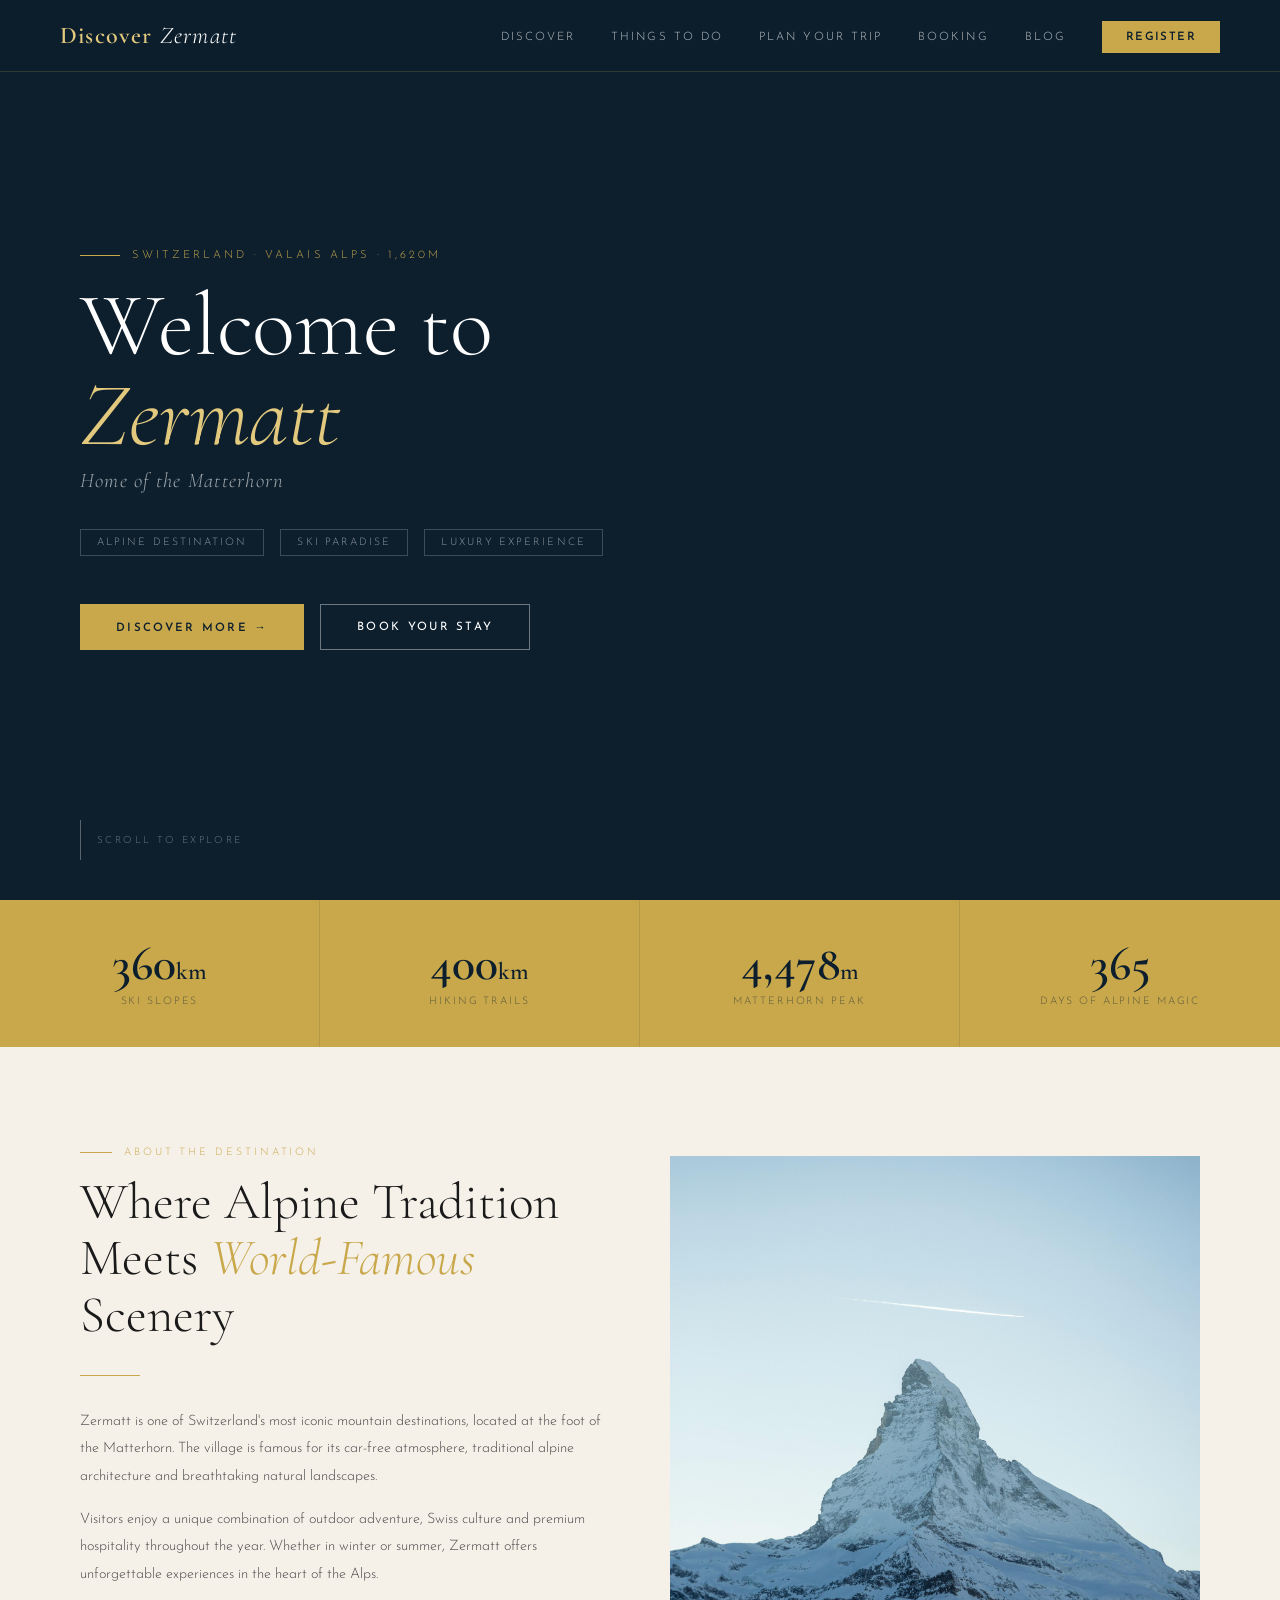
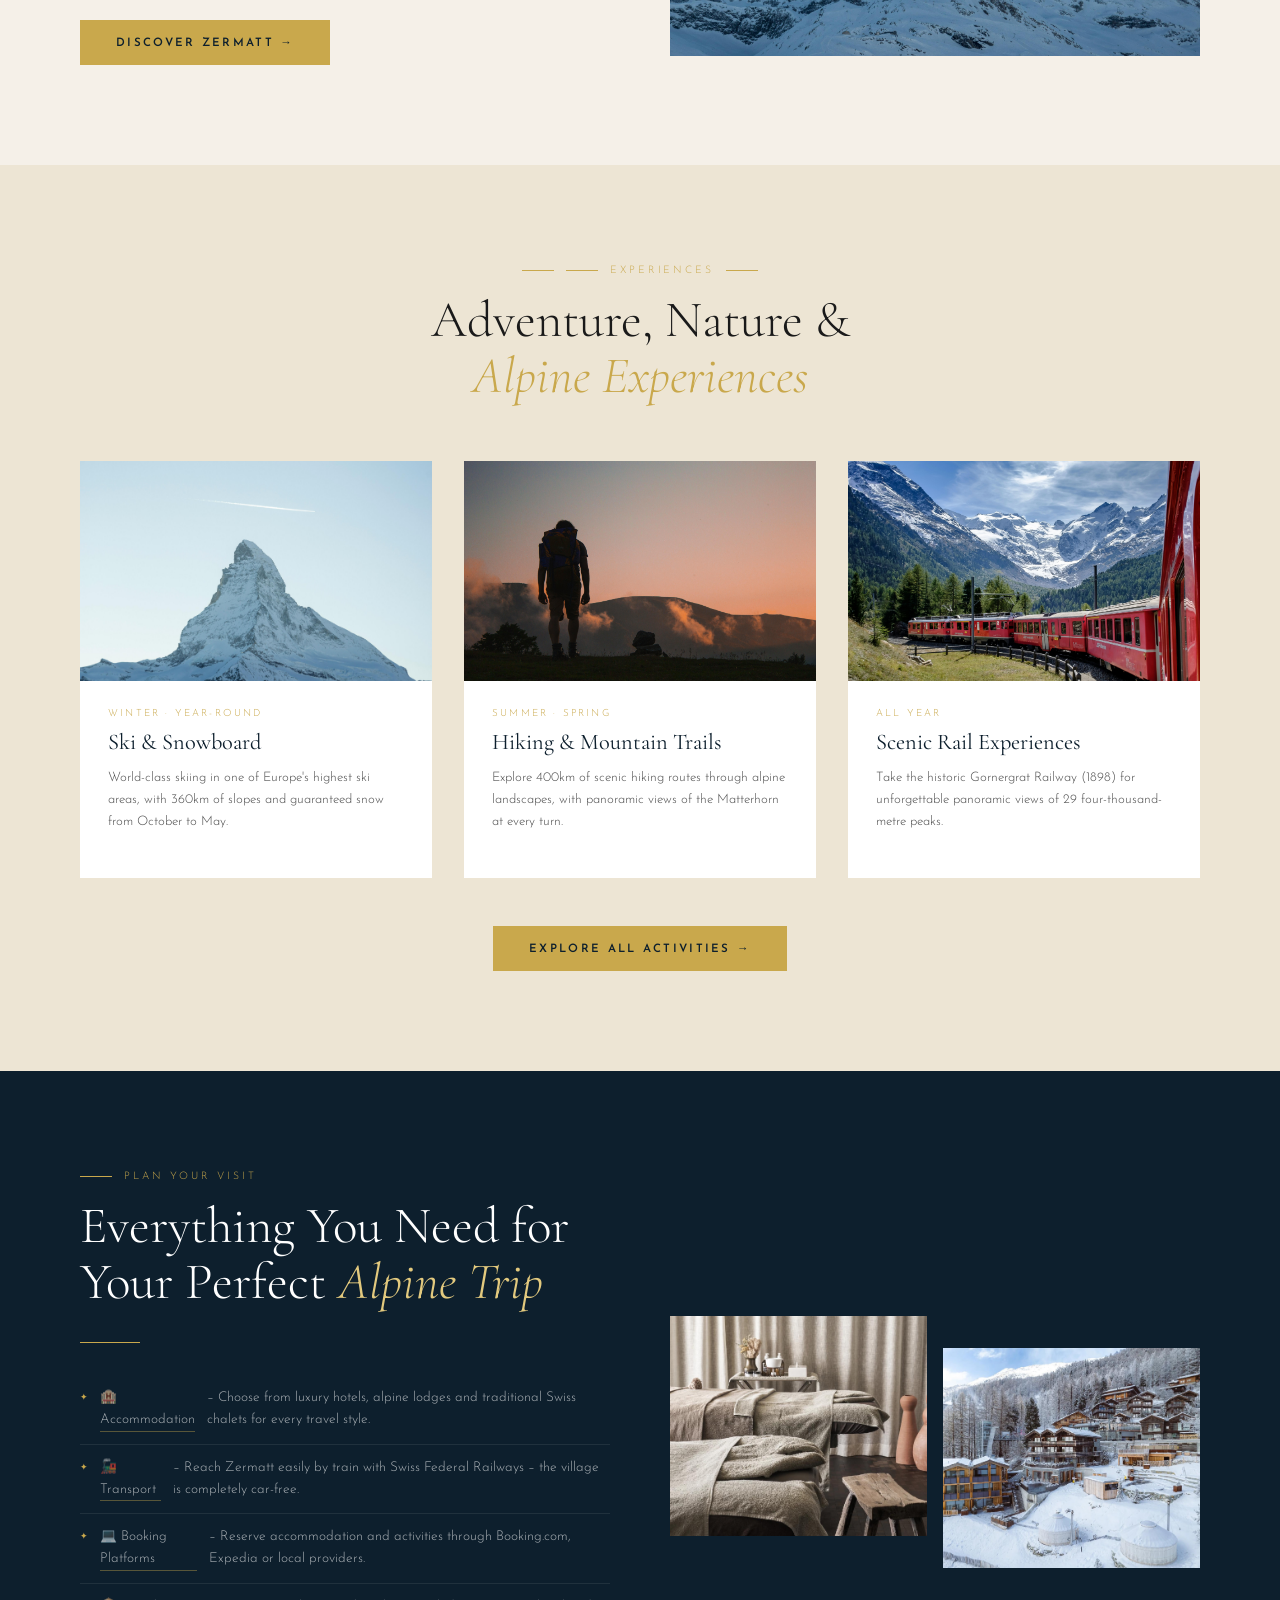
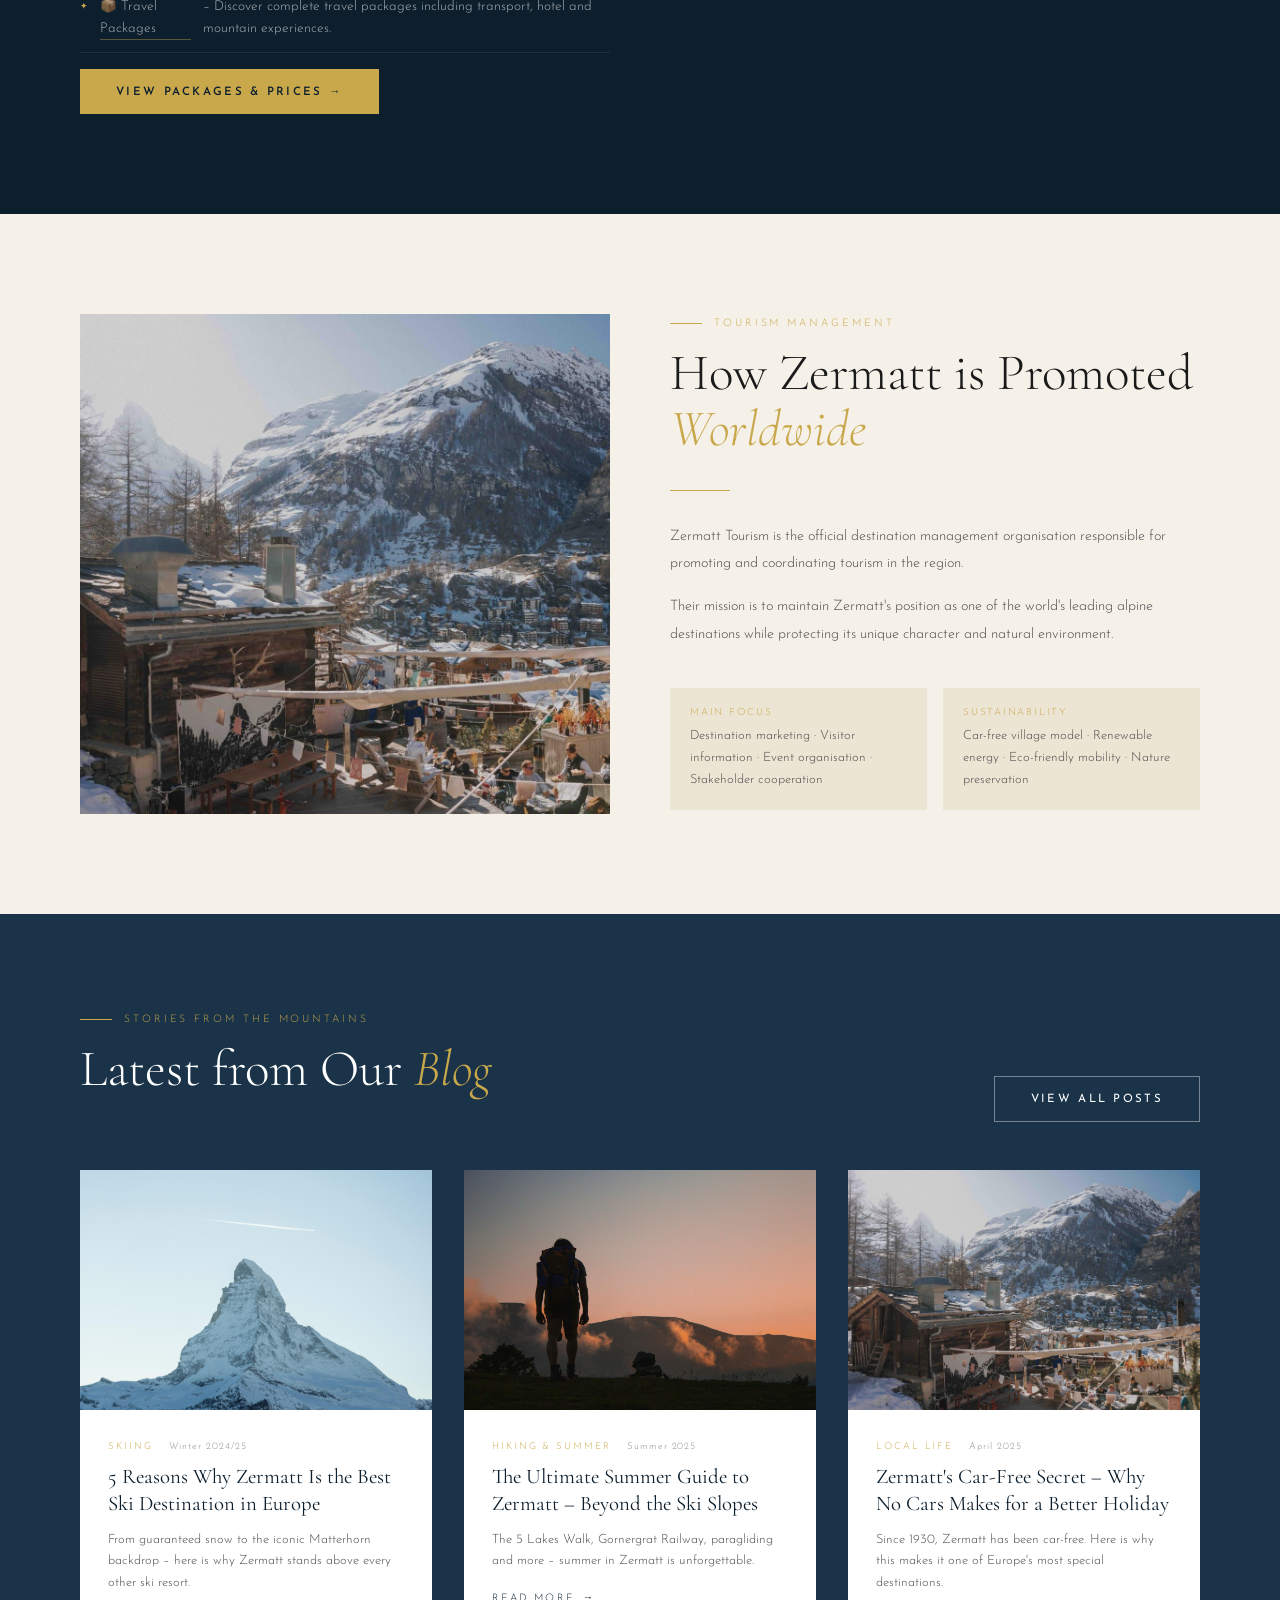
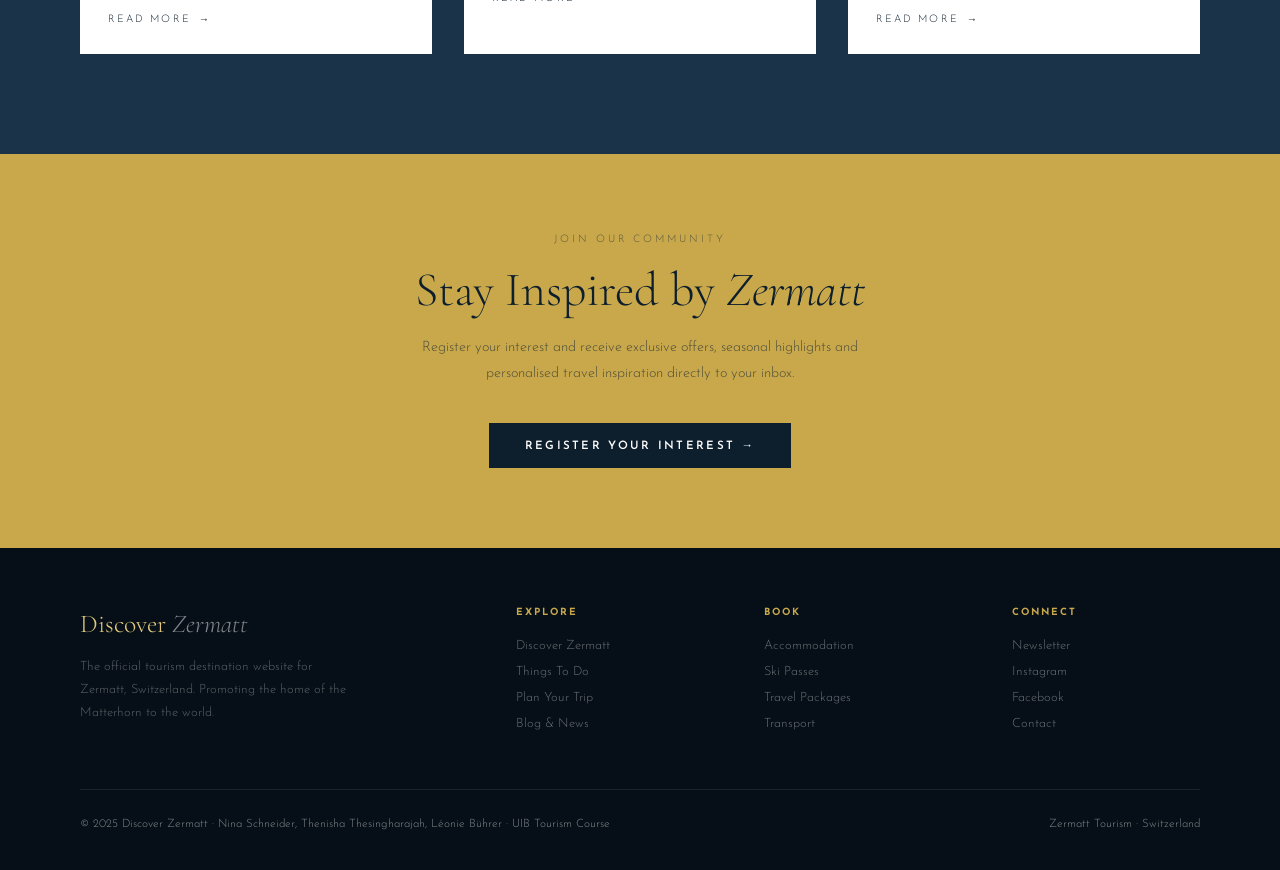
<file: index.html>
<!DOCTYPE html>
<html lang="en">
<head>
<meta charset="UTF-8">
<meta name="viewport" content="width=device-width, initial-scale=1.0">
<title>Discover Zermatt – Home of the Matterhorn</title>
<meta name="description" content="Discover Zermatt – Switzerland's most iconic alpine destination. Plan your perfect mountain escape with world-class skiing, hiking, luxury hotels and breathtaking Matterhorn views.">
<link rel="stylesheet" href="style.css">
</head>
<body>

<nav>
  <a href="index.html" class="nav-logo">Discover <span>Zermatt</span></a>
  <ul class="nav-links">
    <li><a href="discover.html">Discover</a></li>
    <li><a href="things-to-do.html">Things To Do</a></li>
    <li><a href="plan.html">Plan Your Trip</a></li>
    <li><a href="booking.html">Booking</a></li>
    <li><a href="blog.html">Blog</a></li>
    <li><a href="register.html" class="nav-cta">Register</a></li>
  </ul>
</nav>

<!-- HERO -->
<section class="hero">
  <div class="hero-bg"></div>
  <div class="hero-overlay"></div>
  <div class="hero-content">
    <div class="hero-label">Switzerland · Valais Alps · 1,620m</div>
    <h1>Welcome to<br><em>Zermatt</em></h1>
    <p class="hero-sub">Home of the Matterhorn</p>
    <div class="hero-tags">
      <span class="hero-tag">Alpine Destination</span>
      <span class="hero-tag">Ski Paradise</span>
      <span class="hero-tag">Luxury Experience</span>
    </div>
    <div style="display:flex;gap:16px;flex-wrap:wrap;">
      <a href="discover.html" class="btn-primary">Discover More →</a>
      <a href="booking.html" class="btn-secondary">Book Your Stay</a>
    </div>
  </div>
  <div class="hero-scroll">
    <div class="scroll-line"></div>
    Scroll to explore
  </div>
</section>

<!-- STATS -->
<div class="stats-bar">
  <div class="stat">
    <div class="stat-number">360<span style="font-size:1.5rem">km</span></div>
    <div class="stat-label">Ski Slopes</div>
  </div>
  <div class="stat">
    <div class="stat-number">400<span style="font-size:1.5rem">km</span></div>
    <div class="stat-label">Hiking Trails</div>
  </div>
  <div class="stat">
    <div class="stat-number">4,478<span style="font-size:1.5rem">m</span></div>
    <div class="stat-label">Matterhorn Peak</div>
  </div>
  <div class="stat">
    <div class="stat-number">365</div>
    <div class="stat-label">Days of Alpine Magic</div>
  </div>
</div>

<!-- INTRO -->
<section class="section section-cream">
  <div class="grid-2">
    <div>
      <div class="section-label">About the Destination</div>
      <h2>Where Alpine Tradition Meets <em>World-Famous</em> Scenery</h2>
      <div class="gold-divider"></div>
      <p>Zermatt is one of Switzerland's most iconic mountain destinations, located at the foot of the Matterhorn. The village is famous for its car-free atmosphere, traditional alpine architecture and breathtaking natural landscapes.</p>
      <p>Visitors enjoy a unique combination of outdoor adventure, Swiss culture and premium hospitality throughout the year. Whether in winter or summer, Zermatt offers unforgettable experiences in the heart of the Alps.</p>
      <br>
      <a href="discover.html" class="btn-primary">Discover Zermatt →</a>
    </div>
    <div class="img-frame">
      <img src="images/matterhorn-winter.jpeg" alt="Matterhorn Zermatt Switzerland">
    </div>
  </div>
</section>

<!-- THINGS TO DO -->
<section class="section section-cream-dark">
  <div style="text-align:center;margin-bottom:56px;">
    <div class="section-label" style="justify-content:center;">
      <span style="display:block;width:32px;height:1px;background:var(--gold);"></span>
      Experiences
      <span style="display:block;width:32px;height:1px;background:var(--gold);"></span>
    </div>
    <h2 style="text-align:center;">Adventure, Nature &<br><em>Alpine Experiences</em></h2>
  </div>
  <div class="grid-3">
    <div class="card">
      <img class="card-img" src="images/matterhorn-winter.jpeg" alt="Skiing Zermatt Matterhorn">
      <div class="card-body">
        <div class="card-label">Winter · Year-Round</div>
        <h3>Ski & Snowboard</h3>
        <p>World-class skiing in one of Europe's highest ski areas, with 360km of slopes and guaranteed snow from October to May.</p>
      </div>
    </div>
    <div class="card">
      <img class="card-img" src="images/hiker.jpeg" alt="Hiking Alps Zermatt">
      <div class="card-body">
        <div class="card-label">Summer · Spring</div>
        <h3>Hiking & Mountain Trails</h3>
        <p>Explore 400km of scenic hiking routes through alpine landscapes, with panoramic views of the Matterhorn at every turn.</p>
      </div>
    </div>
    <div class="card">
      <img class="card-img" src="images/train-alps.jpeg" alt="Swiss train Gornergrat railway">
      <div class="card-body">
        <div class="card-label">All Year</div>
        <h3>Scenic Rail Experiences</h3>
        <p>Take the historic Gornergrat Railway (1898) for unforgettable panoramic views of 29 four-thousand-metre peaks.</p>
      </div>
    </div>
  </div>
  <div style="text-align:center;margin-top:48px;">
    <a href="things-to-do.html" class="btn-primary">Explore All Activities →</a>
  </div>
</section>

<!-- PLAN YOUR TRIP TEASER -->
<section class="section section-dark">
  <div class="grid-2">
    <div>
      <div class="section-label">Plan Your Visit</div>
      <h2>Everything You Need for Your Perfect <em>Alpine Trip</em></h2>
      <div class="gold-divider"></div>
      <ul class="styled-list">
        <li><a href="booking.html#accommodation" style="color:inherit;text-decoration:none;border-bottom:1px solid rgba(201,168,76,0.4);transition:color 0.3s;" onmouseover="this.style.color='#e2c97e'" onmouseout="this.style.color='inherit'">🏨 Accommodation</a> – Choose from luxury hotels, alpine lodges and traditional Swiss chalets for every travel style.</li>
        <li><a href="booking.html#transport" style="color:inherit;text-decoration:none;border-bottom:1px solid rgba(201,168,76,0.4);transition:color 0.3s;" onmouseover="this.style.color='#e2c97e'" onmouseout="this.style.color='inherit'">🚂 Transport</a> – Reach Zermatt easily by train with Swiss Federal Railways – the village is completely car-free.</li>
        <li><a href="booking.html" style="color:inherit;text-decoration:none;border-bottom:1px solid rgba(201,168,76,0.4);transition:color 0.3s;" onmouseover="this.style.color='#e2c97e'" onmouseout="this.style.color='inherit'">💻 Booking Platforms</a> – Reserve accommodation and activities through Booking.com, Expedia or local providers.</li>
        <li><a href="booking.html#packages" style="color:inherit;text-decoration:none;border-bottom:1px solid rgba(201,168,76,0.4);transition:color 0.3s;" onmouseover="this.style.color='#e2c97e'" onmouseout="this.style.color='inherit'">📦 Travel Packages</a> – Discover complete travel packages including transport, hotel and mountain experiences.</li>
      </ul>
      <br>
      <a href="booking.html" class="btn-primary">View Packages & Prices →</a>
    </div>
    <div style="display:grid;grid-template-columns:1fr 1fr;gap:16px;">
      <img src="images/spa.jpeg" alt="Luxury alpine hotel" style="width:100%;height:220px;object-fit:cover;">
      <img src="images/chalets-snow.jpeg" alt="Alpine dining" style="width:100%;height:220px;object-fit:cover;margin-top:32px;">
    </div>
  </div>
</section>

<!-- DMO / TOURISM MANAGEMENT -->
<section class="section section-cream">
  <div class="grid-2">
    <div class="img-frame">
      <img src="images/apres-ski.jpeg" alt="Zermatt village apres ski">
    </div>
    <div>
      <div class="section-label">Tourism Management</div>
      <h2>How Zermatt is Promoted <em>Worldwide</em></h2>
      <div class="gold-divider"></div>
      <p>Zermatt Tourism is the official destination management organisation responsible for promoting and coordinating tourism in the region.</p>
      <p>Their mission is to maintain Zermatt's position as one of the world's leading alpine destinations while protecting its unique character and natural environment.</p>
      <br>
      <div style="display:grid;grid-template-columns:1fr 1fr;gap:16px;margin-top:8px;">
        <div style="padding:20px;background:var(--cream-dark);">
          <div style="font-size:0.62rem;letter-spacing:0.18em;text-transform:uppercase;color:var(--gold);margin-bottom:8px;">Main Focus</div>
          <div style="font-size:0.8rem;color:var(--text-mid);line-height:1.7;">Destination marketing · Visitor information · Event organisation · Stakeholder cooperation</div>
        </div>
        <div style="padding:20px;background:var(--cream-dark);">
          <div style="font-size:0.62rem;letter-spacing:0.18em;text-transform:uppercase;color:var(--gold);margin-bottom:8px;">Sustainability</div>
          <div style="font-size:0.8rem;color:var(--text-mid);line-height:1.7;">Car-free village model · Renewable energy · Eco-friendly mobility · Nature preservation</div>
        </div>
      </div>
    </div>
  </div>
</section>

<!-- BLOG TEASER -->
<section class="section section-mid">
  <div style="display:flex;justify-content:space-between;align-items:flex-end;margin-bottom:48px;">
    <div>
      <div class="section-label">Stories from the Mountains</div>
      <h2>Latest from Our <em>Blog</em></h2>
    </div>
    <a href="blog.html" class="btn-secondary">View All Posts</a>
  </div>
  <div class="grid-3">
    <div class="blog-card">
      <img src="images/matterhorn-winter.jpeg" alt="Matterhorn winter skiing">
      <div class="blog-body">
        <div class="blog-meta">
          <span class="blog-cat">Skiing</span>
          <span class="blog-date">Winter 2024/25</span>
        </div>
        <h3>5 Reasons Why Zermatt Is the Best Ski Destination in Europe</h3>
        <p>From guaranteed snow to the iconic Matterhorn backdrop – here is why Zermatt stands above every other ski resort.</p>
        <a href="blog.html" class="read-more">Read More</a>
      </div>
    </div>
    <div class="blog-card">
      <img src="images/hiker.jpeg" alt="Hiking in the Alps">
      <div class="blog-body">
        <div class="blog-meta">
          <span class="blog-cat">Hiking & Summer</span>
          <span class="blog-date">Summer 2025</span>
        </div>
        <h3>The Ultimate Summer Guide to Zermatt – Beyond the Ski Slopes</h3>
        <p>The 5 Lakes Walk, Gornergrat Railway, paragliding and more – summer in Zermatt is unforgettable.</p>
        <a href="blog.html" class="read-more">Read More</a>
      </div>
    </div>
    <div class="blog-card">
      <img src="images/apres-ski.jpeg" alt="Zermatt village apres ski">
      <div class="blog-body">
        <div class="blog-meta">
          <span class="blog-cat">Local Life</span>
          <span class="blog-date">April 2025</span>
        </div>
        <h3>Zermatt's Car-Free Secret – Why No Cars Makes for a Better Holiday</h3>
        <p>Since 1930, Zermatt has been car-free. Here is why this makes it one of Europe's most special destinations.</p>
        <a href="blog.html" class="read-more">Read More</a>
      </div>
    </div>
  </div>
</section>

<!-- NEWSLETTER CTA -->
<section style="background:var(--gold);padding:80px;text-align:center;">
  <div style="font-size:0.65rem;letter-spacing:0.28em;text-transform:uppercase;color:rgba(13,31,45,0.6);margin-bottom:16px;">Join Our Community</div>
  <h2 style="font-family:'Cormorant Garamond',serif;font-size:clamp(2rem,4vw,3rem);color:var(--navy);font-weight:300;margin-bottom:16px;">Stay Inspired by <em style="font-style:italic;">Zermatt</em></h2>
  <p style="color:rgba(13,31,45,0.65);font-size:0.9rem;margin-bottom:36px;max-width:500px;margin-left:auto;margin-right:auto;line-height:1.8;">Register your interest and receive exclusive offers, seasonal highlights and personalised travel inspiration directly to your inbox.</p>
  <a href="register.html" class="btn-primary" style="background:var(--navy);color:var(--white);">Register Your Interest →</a>
</section>

<footer>
  <div class="footer-grid">
    <div>
      <div class="footer-brand">Discover <span>Zermatt</span></div>
      <p class="footer-desc">The official tourism destination website for Zermatt, Switzerland. Promoting the home of the Matterhorn to the world.</p>
    </div>
    <div class="footer-col">
      <h4>Explore</h4>
      <ul>
        <li><a href="discover.html">Discover Zermatt</a></li>
        <li><a href="things-to-do.html">Things To Do</a></li>
        <li><a href="plan.html">Plan Your Trip</a></li>
        <li><a href="blog.html">Blog & News</a></li>
      </ul>
    </div>
    <div class="footer-col">
      <h4>Book</h4>
      <ul>
        <li><a href="booking.html">Accommodation</a></li>
        <li><a href="booking.html">Ski Passes</a></li>
        <li><a href="booking.html">Travel Packages</a></li>
        <li><a href="booking.html">Transport</a></li>
      </ul>
    </div>
    <div class="footer-col">
      <h4>Connect</h4>
      <ul>
        <li><a href="register.html">Newsletter</a></li>
        <li><a href="#">Instagram</a></li>
        <li><a href="#">Facebook</a></li>
        <li><a href="#">Contact</a></li>
      </ul>
    </div>
  </div>
  <div class="footer-bottom">
    <span>© 2025 Discover Zermatt · Nina Schneider, Thenisha Thesingharajah, Léonie Bührer · UIB Tourism Course</span>
    <span>Zermatt Tourism · Switzerland</span>
  </div>
</footer>

</body>
</html>
</file>
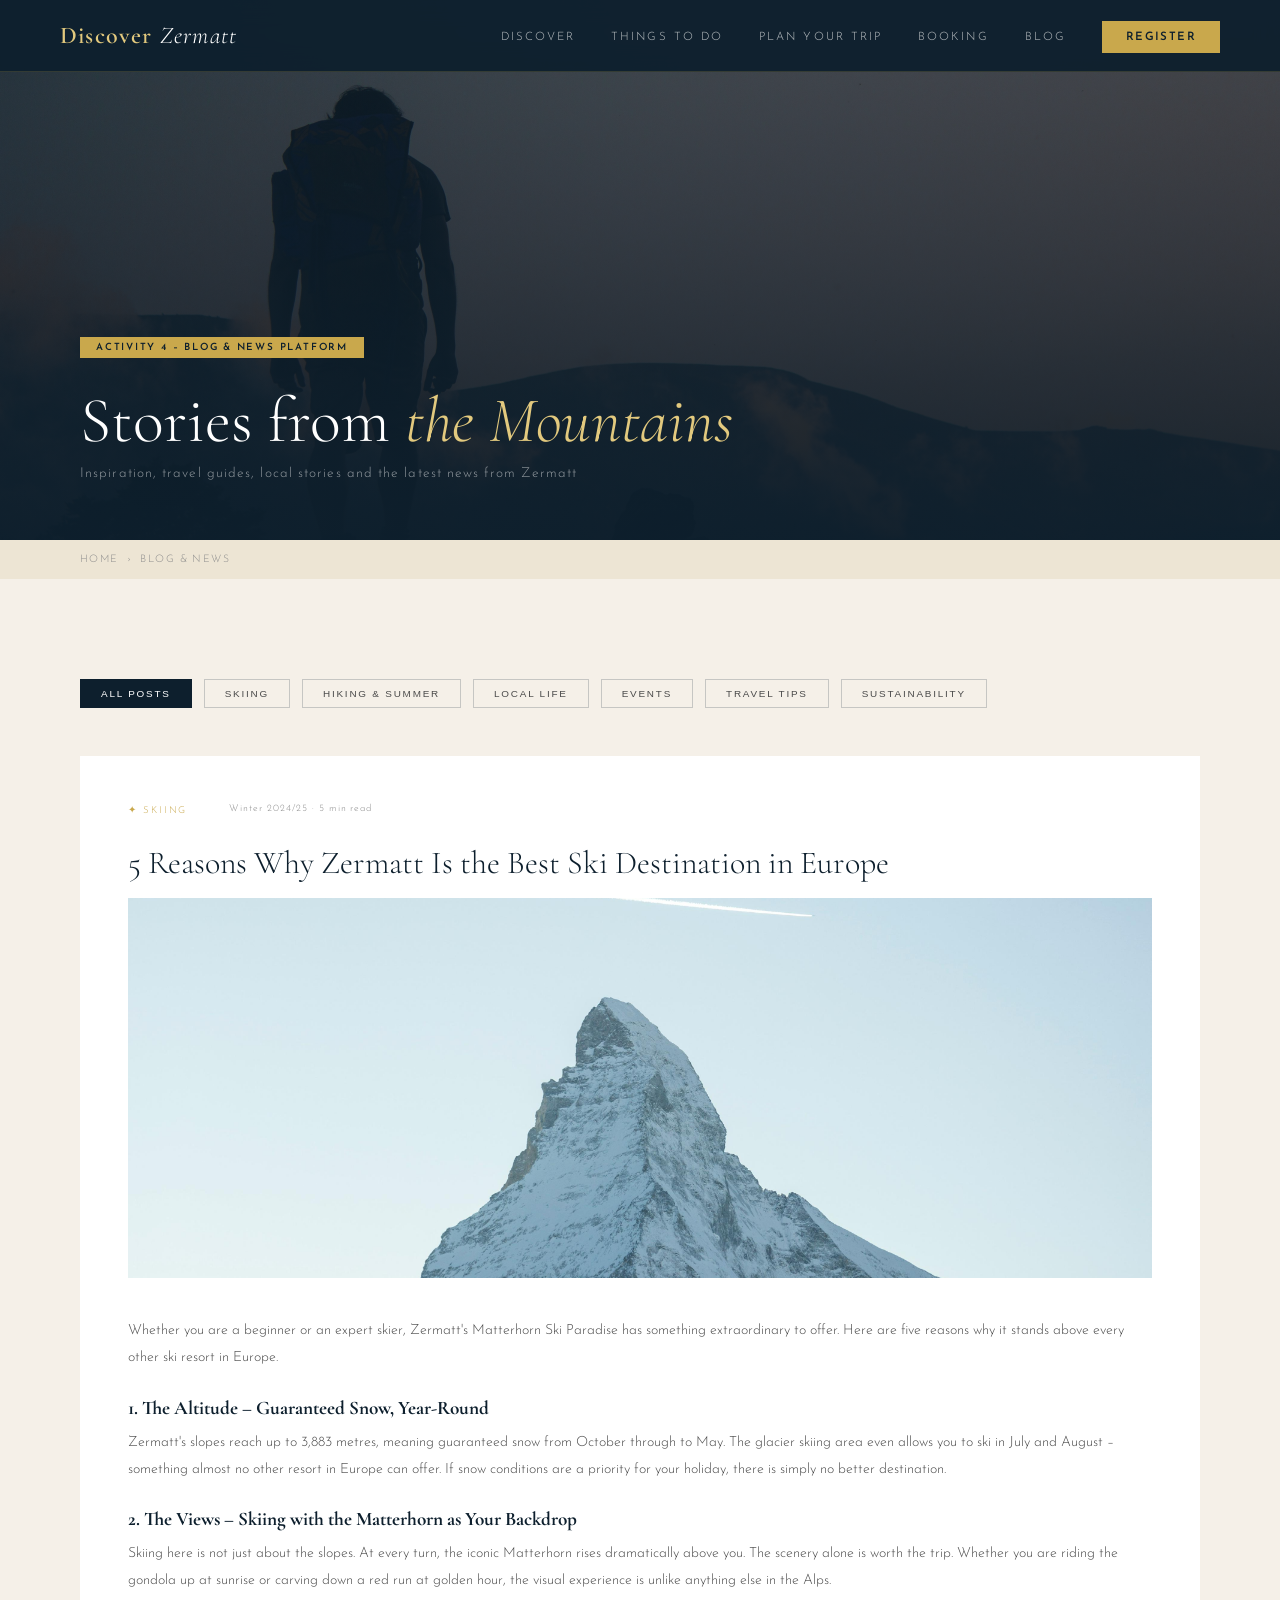
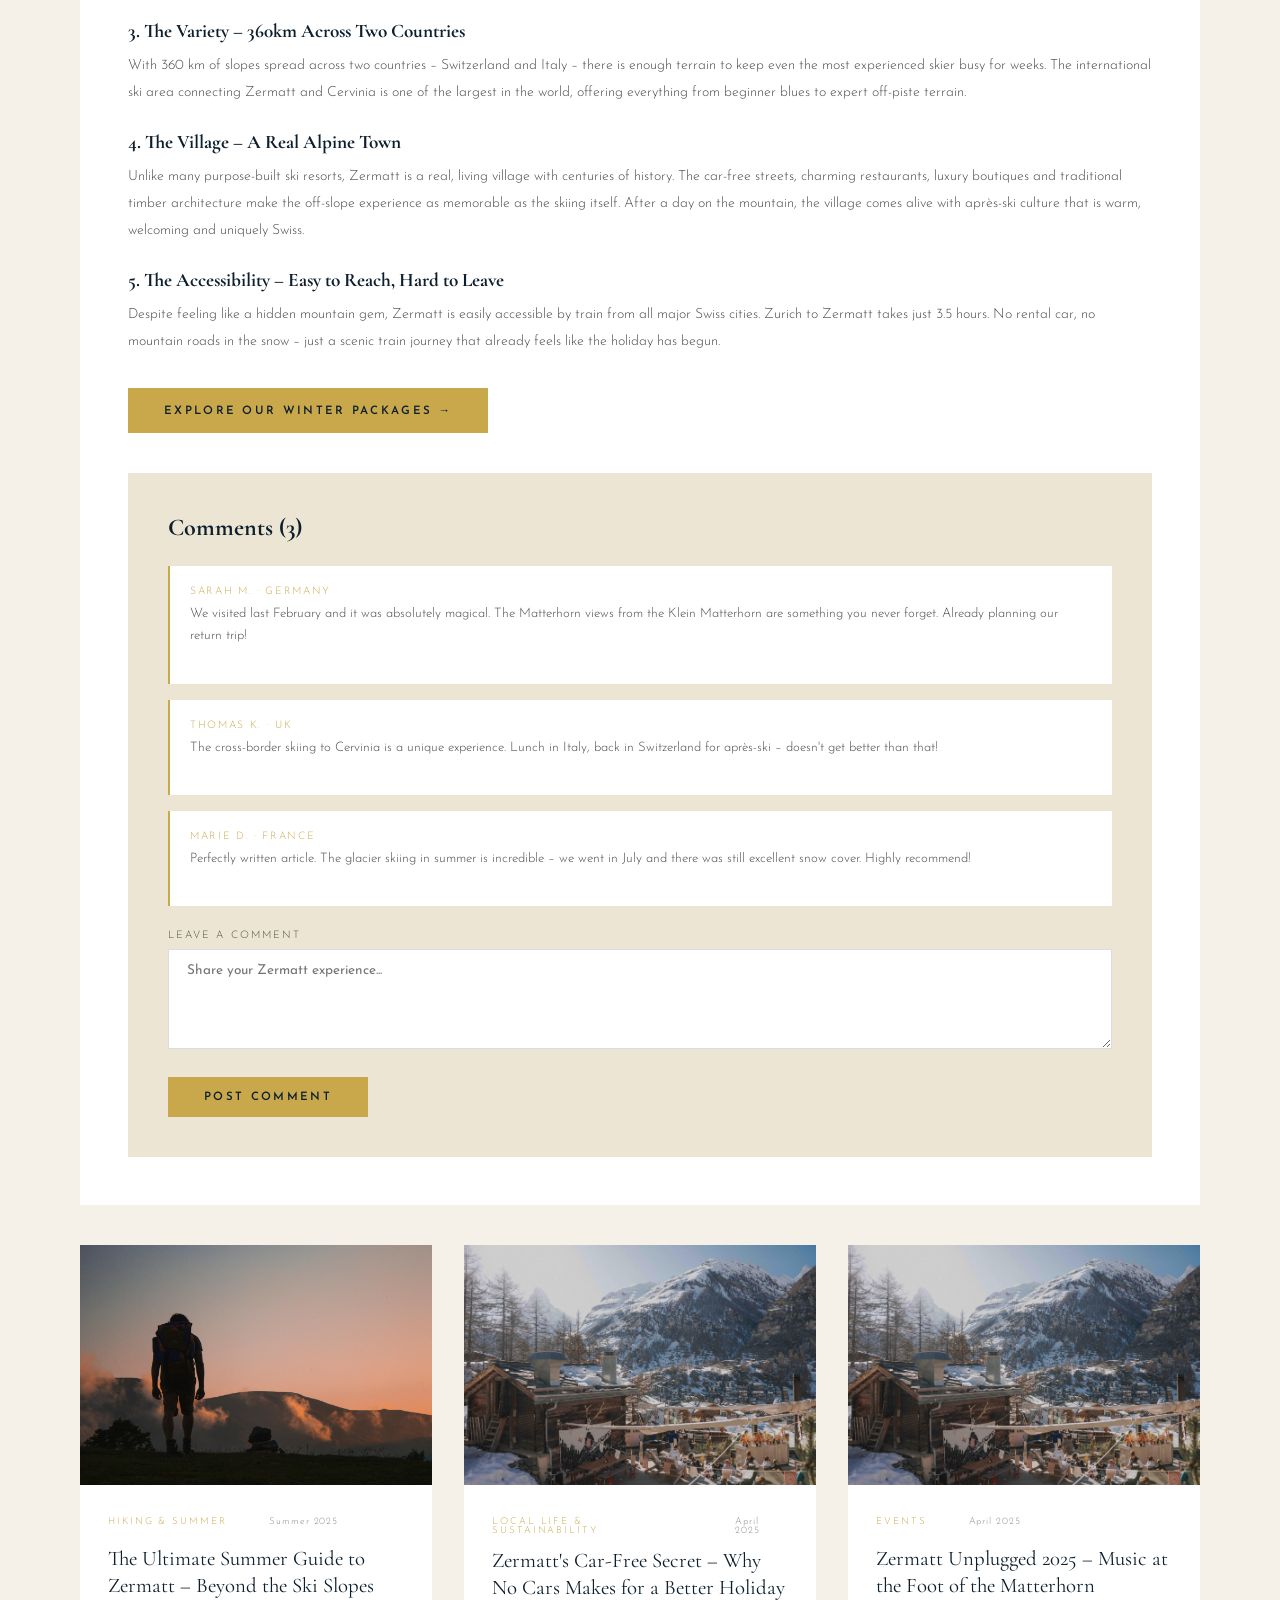
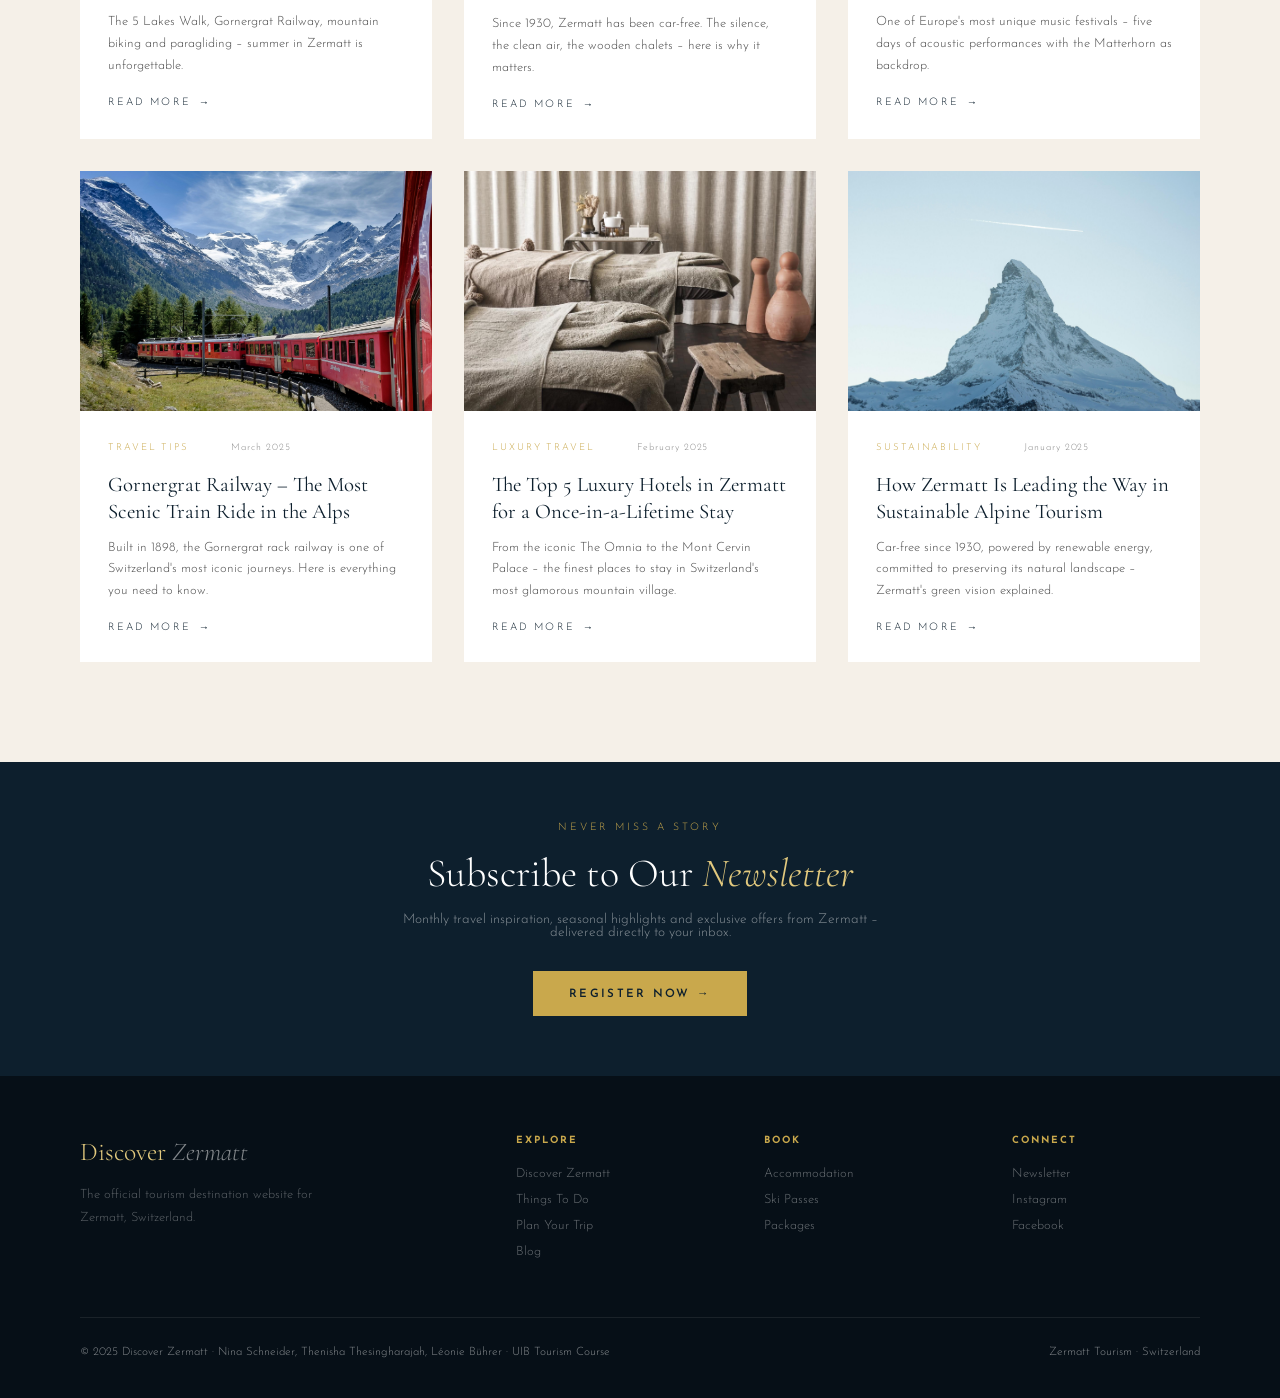
<file: blog.html>
<!DOCTYPE html>
<html lang="en">
<head>
<meta charset="UTF-8">
<meta name="viewport" content="width=device-width, initial-scale=1.0">
<title>Blog & News – Discover Zermatt</title>
<meta name="description" content="Stories, travel guides and latest news from Zermatt. Skiing tips, hiking guides, local life and upcoming events at the foot of the Matterhorn.">
<link rel="stylesheet" href="style.css">
<style>
.blog-full { background: var(--white); padding: 48px; margin-bottom: 40px; }
.blog-full img { width: 100%; height: 380px; object-fit: cover; margin-bottom: 36px; }
.blog-full h2 { font-family: 'Cormorant Garamond', serif; font-size: 2rem; color: var(--navy); margin-bottom: 16px; line-height: 1.2; }
.blog-full .blog-meta { margin-bottom: 24px; }
.blog-full p { font-size: 0.88rem; color: var(--text-mid); line-height: 1.9; margin-bottom: 16px; max-width: none; }
.blog-full h4 { font-family: 'Cormorant Garamond', serif; font-size: 1.2rem; color: var(--navy); margin: 24px 0 10px; }
.comment-section { background: var(--cream-dark); padding: 40px; margin-top: 40px; }
.comment-section h3 { font-family: 'Cormorant Garamond', serif; font-size: 1.5rem; color: var(--navy); margin-bottom: 24px; }
.comment { padding: 20px; background: var(--white); margin-bottom: 16px; border-left: 2px solid var(--gold); }
.comment-author { font-size: 0.65rem; letter-spacing: 0.16em; text-transform: uppercase; color: var(--gold); margin-bottom: 6px; }
.comment p { font-size: 0.82rem; color: var(--text-mid); line-height: 1.7; max-width: none; }
.cat-filter { display: flex; gap: 12px; flex-wrap: wrap; margin-bottom: 48px; }
.cat-btn { padding: 8px 20px; font-size: 0.62rem; letter-spacing: 0.18em; text-transform: uppercase; border: 1px solid rgba(13,31,45,0.2); background: transparent; cursor: pointer; transition: all 0.3s; color: var(--text-mid); }
.cat-btn:hover, .cat-btn.active { background: var(--navy); color: var(--white); border-color: var(--navy); }
</style>
</head>
<body>

<nav>
  <a href="index.html" class="nav-logo">Discover <span>Zermatt</span></a>
  <ul class="nav-links">
    <li><a href="discover.html">Discover</a></li>
    <li><a href="things-to-do.html">Things To Do</a></li>
    <li><a href="plan.html">Plan Your Trip</a></li>
    <li><a href="booking.html">Booking</a></li>
    <li><a href="blog.html">Blog</a></li>
    <li><a href="register.html" class="nav-cta">Register</a></li>
  </ul>
</nav>

<div class="page-hero">
  <div class="page-hero-bg" style="background-image:url('images/hiker.jpeg');"></div>
  <div class="page-hero-overlay"></div>
  <div class="page-hero-content">
    <div class="activity-badge">Activity 4 – Blog & News Platform</div>
    <h1>Stories from <em>the Mountains</em></h1>
    <p>Inspiration, travel guides, local stories and the latest news from Zermatt</p>
  </div>
</div>

<div class="breadcrumb">
  <a href="index.html">Home</a><span>›</span>Blog & News
</div>

<section class="section section-cream">
  <!-- CATEGORY FILTERS -->
  <div class="cat-filter">
    <button class="cat-btn active">All Posts</button>
    <button class="cat-btn">Skiing</button>
    <button class="cat-btn">Hiking & Summer</button>
    <button class="cat-btn">Local Life</button>
    <button class="cat-btn">Events</button>
    <button class="cat-btn">Travel Tips</button>
    <button class="cat-btn">Sustainability</button>
  </div>

  <!-- FEATURED POST -->
  <div class="blog-full">
    <div class="blog-meta">
      <span class="blog-cat">✦ Skiing</span>&nbsp;&nbsp;
      <span class="blog-date">Winter 2024/25 · 5 min read</span>
    </div>
    <h2>5 Reasons Why Zermatt Is the Best Ski Destination in Europe</h2>
    <img src="images/matterhorn-winter.jpeg" alt="Matterhorn winter skiing">

    <p>Whether you are a beginner or an expert skier, Zermatt's Matterhorn Ski Paradise has something extraordinary to offer. Here are five reasons why it stands above every other ski resort in Europe.</p>

    <h4>1. The Altitude – Guaranteed Snow, Year-Round</h4>
    <p>Zermatt's slopes reach up to 3,883 metres, meaning guaranteed snow from October through to May. The glacier skiing area even allows you to ski in July and August – something almost no other resort in Europe can offer. If snow conditions are a priority for your holiday, there is simply no better destination.</p>

    <h4>2. The Views – Skiing with the Matterhorn as Your Backdrop</h4>
    <p>Skiing here is not just about the slopes. At every turn, the iconic Matterhorn rises dramatically above you. The scenery alone is worth the trip. Whether you are riding the gondola up at sunrise or carving down a red run at golden hour, the visual experience is unlike anything else in the Alps.</p>

    <h4>3. The Variety – 360km Across Two Countries</h4>
    <p>With 360 km of slopes spread across two countries – Switzerland and Italy – there is enough terrain to keep even the most experienced skier busy for weeks. The international ski area connecting Zermatt and Cervinia is one of the largest in the world, offering everything from beginner blues to expert off-piste terrain.</p>

    <h4>4. The Village – A Real Alpine Town</h4>
    <p>Unlike many purpose-built ski resorts, Zermatt is a real, living village with centuries of history. The car-free streets, charming restaurants, luxury boutiques and traditional timber architecture make the off-slope experience as memorable as the skiing itself. After a day on the mountain, the village comes alive with après-ski culture that is warm, welcoming and uniquely Swiss.</p>

    <h4>5. The Accessibility – Easy to Reach, Hard to Leave</h4>
    <p>Despite feeling like a hidden mountain gem, Zermatt is easily accessible by train from all major Swiss cities. Zurich to Zermatt takes just 3.5 hours. No rental car, no mountain roads in the snow – just a scenic train journey that already feels like the holiday has begun.</p>

    <br>
    <a href="booking.html" class="btn-primary">Explore Our Winter Packages →</a>

    <div class="comment-section">
      <h3>Comments (3)</h3>
      <div class="comment">
        <div class="comment-author">Sarah M. · Germany</div>
        <p>We visited last February and it was absolutely magical. The Matterhorn views from the Klein Matterhorn are something you never forget. Already planning our return trip!</p>
      </div>
      <div class="comment">
        <div class="comment-author">Thomas K. · UK</div>
        <p>The cross-border skiing to Cervinia is a unique experience. Lunch in Italy, back in Switzerland for après-ski – doesn't get better than that!</p>
      </div>
      <div class="comment">
        <div class="comment-author">Marie D. · France</div>
        <p>Perfectly written article. The glacier skiing in summer is incredible – we went in July and there was still excellent snow cover. Highly recommend!</p>
      </div>
      <div style="margin-top:24px;">
        <div class="form-group"><label style="color:var(--text-mid);">Leave a comment</label><textarea placeholder="Share your Zermatt experience..." style="height:100px;width:100%;padding:14px 18px;border:1px solid rgba(13,31,45,0.15);font-family:'Josefin Sans',sans-serif;font-size:0.85rem;outline:none;resize:vertical;"></textarea></div>
        <button class="btn-submit" style="max-width:200px;padding:14px 32px;">Post Comment</button>
      </div>
    </div>
  </div>

  <!-- BLOG GRID -->
  <div class="grid-3" id="blogGrid">
    <div class="blog-card" data-category="hiking">
      <img src="images/hiker.jpeg" alt="Hiking in Zermatt">
      <div class="blog-body">
        <div class="blog-meta"><span class="blog-cat">Hiking & Summer</span>&nbsp;&nbsp;<span class="blog-date">Summer 2025</span></div>
        <h3>The Ultimate Summer Guide to Zermatt – Beyond the Ski Slopes</h3>
        <p>The 5 Lakes Walk, Gornergrat Railway, mountain biking and paragliding – summer in Zermatt is unforgettable.</p>
        <a href="#" class="read-more">Read More</a>
      </div>
    </div>

    <div class="blog-card" data-category="local">
      <img src="images/apres-ski.jpeg" alt="Zermatt village apres ski">
      <div class="blog-body">
        <div class="blog-meta"><span class="blog-cat">Local Life & Sustainability</span>&nbsp;&nbsp;<span class="blog-date">April 2025</span></div>
        <h3>Zermatt's Car-Free Secret – Why No Cars Makes for a Better Holiday</h3>
        <p>Since 1930, Zermatt has been car-free. The silence, the clean air, the wooden chalets – here is why it matters.</p>
        <a href="#" class="read-more">Read More</a>
      </div>
    </div>

    <div class="blog-card" data-category="events">
      <img src="images/apres-ski.jpeg" alt="Mountain festival outdoor event Zermatt">
      <div class="blog-body">
        <div class="blog-meta"><span class="blog-cat">Events</span>&nbsp;&nbsp;<span class="blog-date">April 2025</span></div>
        <h3>Zermatt Unplugged 2025 – Music at the Foot of the Matterhorn</h3>
        <p>One of Europe's most unique music festivals – five days of acoustic performances with the Matterhorn as backdrop.</p>
        <a href="#" class="read-more">Read More</a>
      </div>
    </div>

    <div class="blog-card" data-category="tips">
      <img src="images/train-alps.jpeg" alt="Swiss mountain railway">
      <div class="blog-body">
        <div class="blog-meta"><span class="blog-cat">Travel Tips</span>&nbsp;&nbsp;<span class="blog-date">March 2025</span></div>
        <h3>Gornergrat Railway – The Most Scenic Train Ride in the Alps</h3>
        <p>Built in 1898, the Gornergrat rack railway is one of Switzerland's most iconic journeys. Here is everything you need to know.</p>
        <a href="#" class="read-more">Read More</a>
      </div>
    </div>

    <div class="blog-card" data-category="luxury">
      <img src="images/spa.jpeg" alt="Luxury alpine hotel mountain view">
      <div class="blog-body">
        <div class="blog-meta"><span class="blog-cat">Luxury Travel</span>&nbsp;&nbsp;<span class="blog-date">February 2025</span></div>
        <h3>The Top 5 Luxury Hotels in Zermatt for a Once-in-a-Lifetime Stay</h3>
        <p>From the iconic The Omnia to the Mont Cervin Palace – the finest places to stay in Switzerland's most glamorous mountain village.</p>
        <a href="#" class="read-more">Read More</a>
      </div>
    </div>

    <div class="blog-card" data-category="local">
      <img src="images/matterhorn-winter.jpeg" alt="Matterhorn sunrise Swiss Alps">
      <div class="blog-body">
        <div class="blog-meta"><span class="blog-cat">Sustainability</span>&nbsp;&nbsp;<span class="blog-date">January 2025</span></div>
        <h3>How Zermatt Is Leading the Way in Sustainable Alpine Tourism</h3>
        <p>Car-free since 1930, powered by renewable energy, committed to preserving its natural landscape – Zermatt's green vision explained.</p>
        <a href="#" class="read-more">Read More</a>
      </div>
    </div>
  </div>
</section>

<!-- NEWSLETTER SIGNUP IN BLOG -->
<section style="background:var(--navy);padding:60px 80px;text-align:center;">
  <div style="font-size:0.65rem;letter-spacing:0.28em;text-transform:uppercase;color:var(--gold);margin-bottom:16px;">Never Miss a Story</div>
  <h2 style="font-family:'Cormorant Garamond',serif;font-size:2.5rem;color:var(--white);font-weight:300;margin-bottom:16px;">Subscribe to Our <em style="font-style:italic;color:var(--gold-light);">Newsletter</em></h2>
  <p style="color:rgba(255,255,255,0.5);font-size:0.85rem;margin-bottom:32px;max-width:500px;margin-left:auto;margin-right:auto;">Monthly travel inspiration, seasonal highlights and exclusive offers from Zermatt – delivered directly to your inbox.</p>
  <a href="register.html" class="btn-primary">Register Now →</a>
</section>

<footer>
  <div class="footer-grid">
    <div><div class="footer-brand">Discover <span>Zermatt</span></div><p class="footer-desc">The official tourism destination website for Zermatt, Switzerland.</p></div>
    <div class="footer-col"><h4>Explore</h4><ul><li><a href="discover.html">Discover Zermatt</a></li><li><a href="things-to-do.html">Things To Do</a></li><li><a href="plan.html">Plan Your Trip</a></li><li><a href="blog.html">Blog</a></li></ul></div>
    <div class="footer-col"><h4>Book</h4><ul><li><a href="booking.html">Accommodation</a></li><li><a href="booking.html">Ski Passes</a></li><li><a href="booking.html">Packages</a></li></ul></div>
    <div class="footer-col"><h4>Connect</h4><ul><li><a href="register.html">Newsletter</a></li><li><a href="#">Instagram</a></li><li><a href="#">Facebook</a></li></ul></div>
  </div>
  <div class="footer-bottom">
    <span>© 2025 Discover Zermatt · Nina Schneider, Thenisha Thesingharajah, Léonie Bührer · UIB Tourism Course</span>
    <span>Zermatt Tourism · Switzerland</span>
  </div>
</footer>

<script>
const categoryMap = {
  'All Posts': 'all',
  'Skiing': 'skiing',
  'Hiking & Summer': 'hiking',
  'Local Life': 'local',
  'Events': 'events',
  'Travel Tips': 'tips',
  'Sustainability': 'local',
  'Luxury Travel': 'luxury'
};

document.querySelectorAll('.cat-btn').forEach(btn => {
  btn.addEventListener('click', function() {
    document.querySelectorAll('.cat-btn').forEach(b => b.classList.remove('active'));
    this.classList.add('active');

    const selected = categoryMap[this.textContent.trim()] || 'all';
    const cards = document.querySelectorAll('#blogGrid .blog-card');

    cards.forEach(card => {
      if (selected === 'all' || card.dataset.category === selected) {
        card.style.display = 'block';
        card.style.animation = 'fadeUp 0.4s ease both';
      } else {
        card.style.display = 'none';
      }
    });
  });
});
</script>

</body>
</html>
</file>
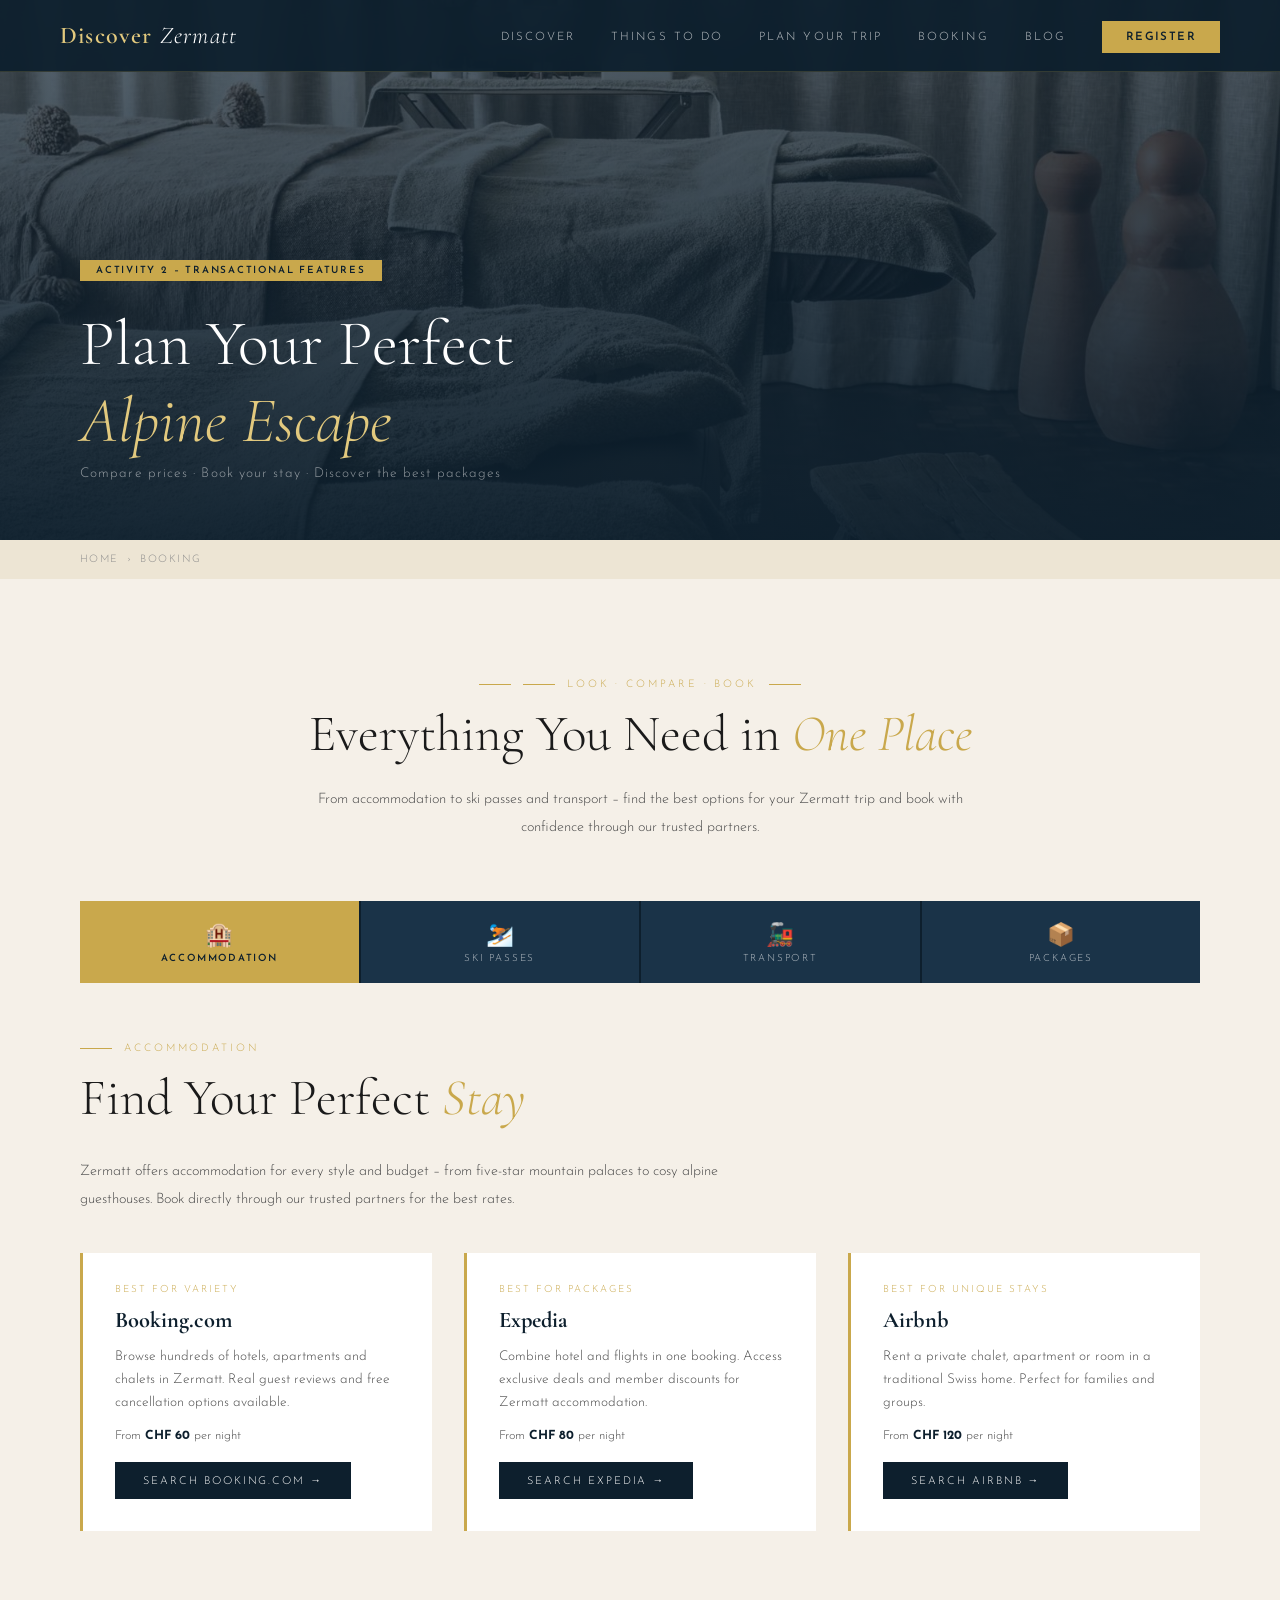
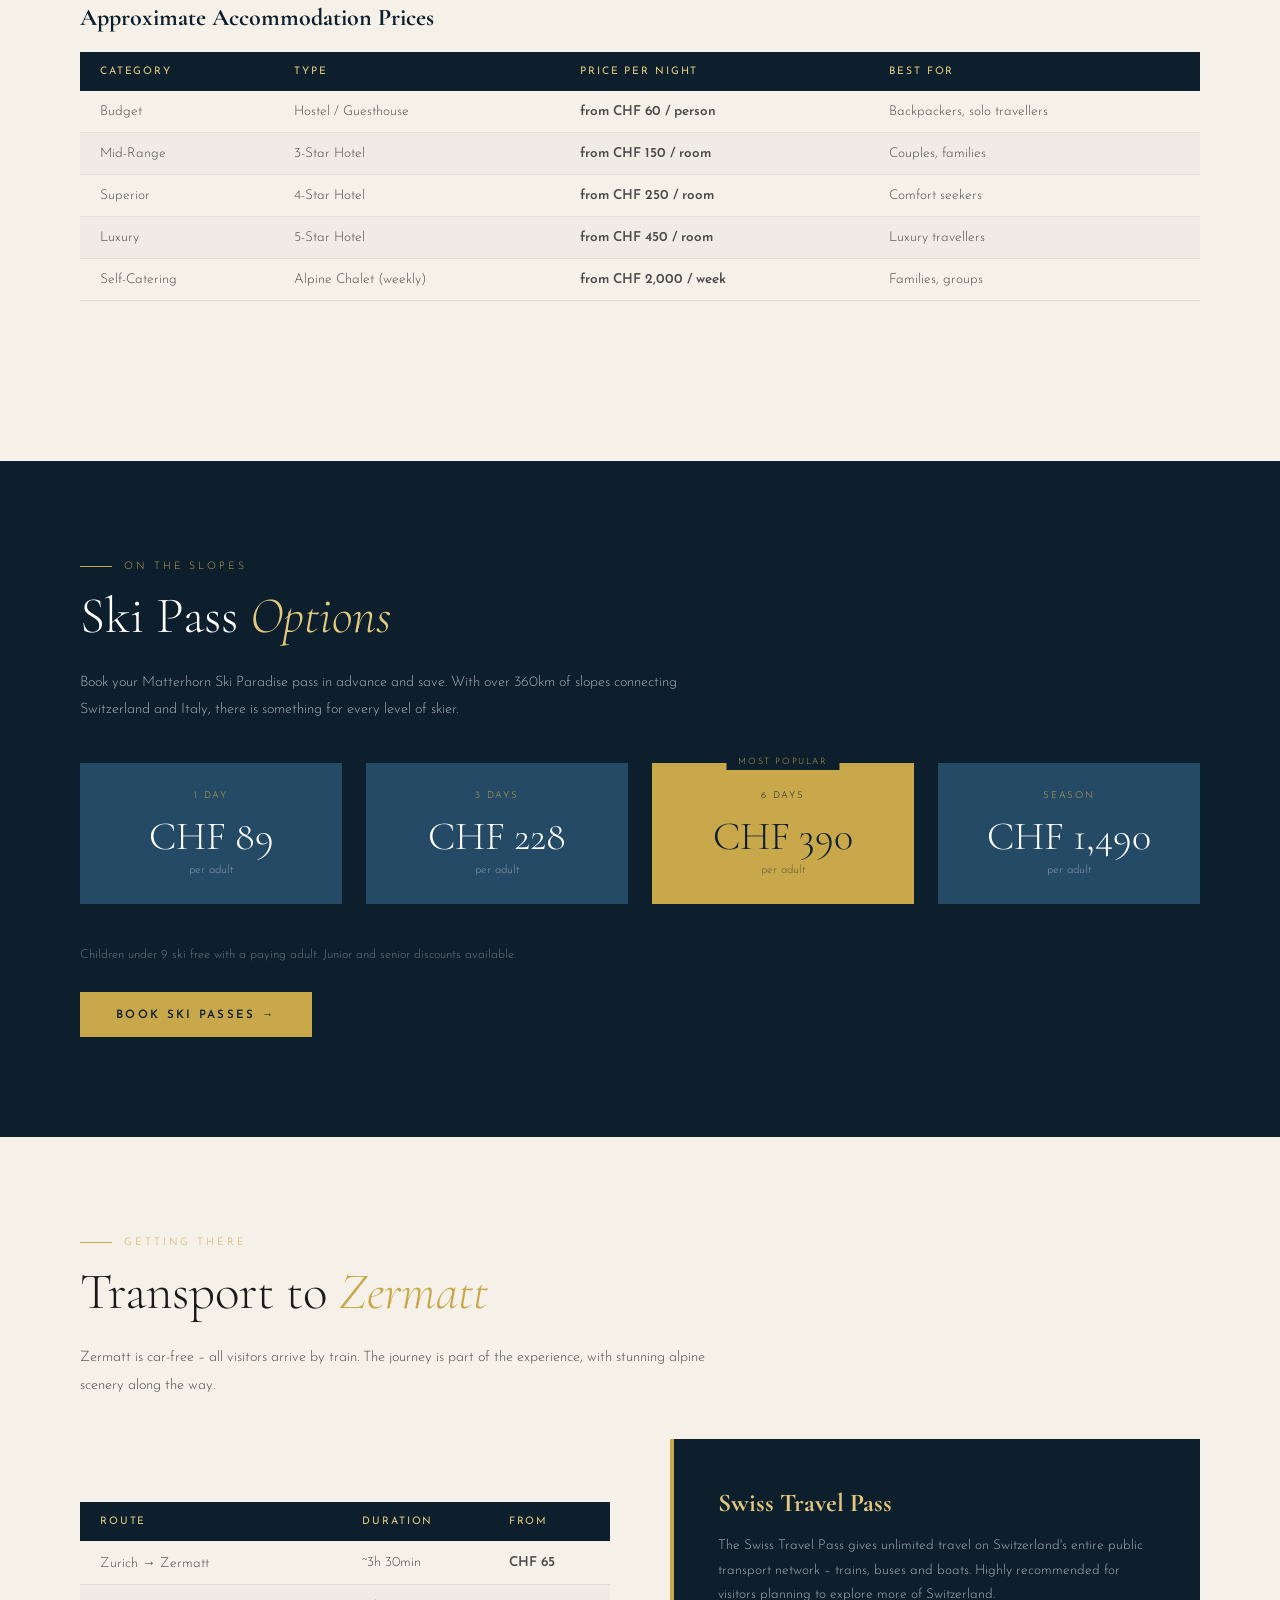
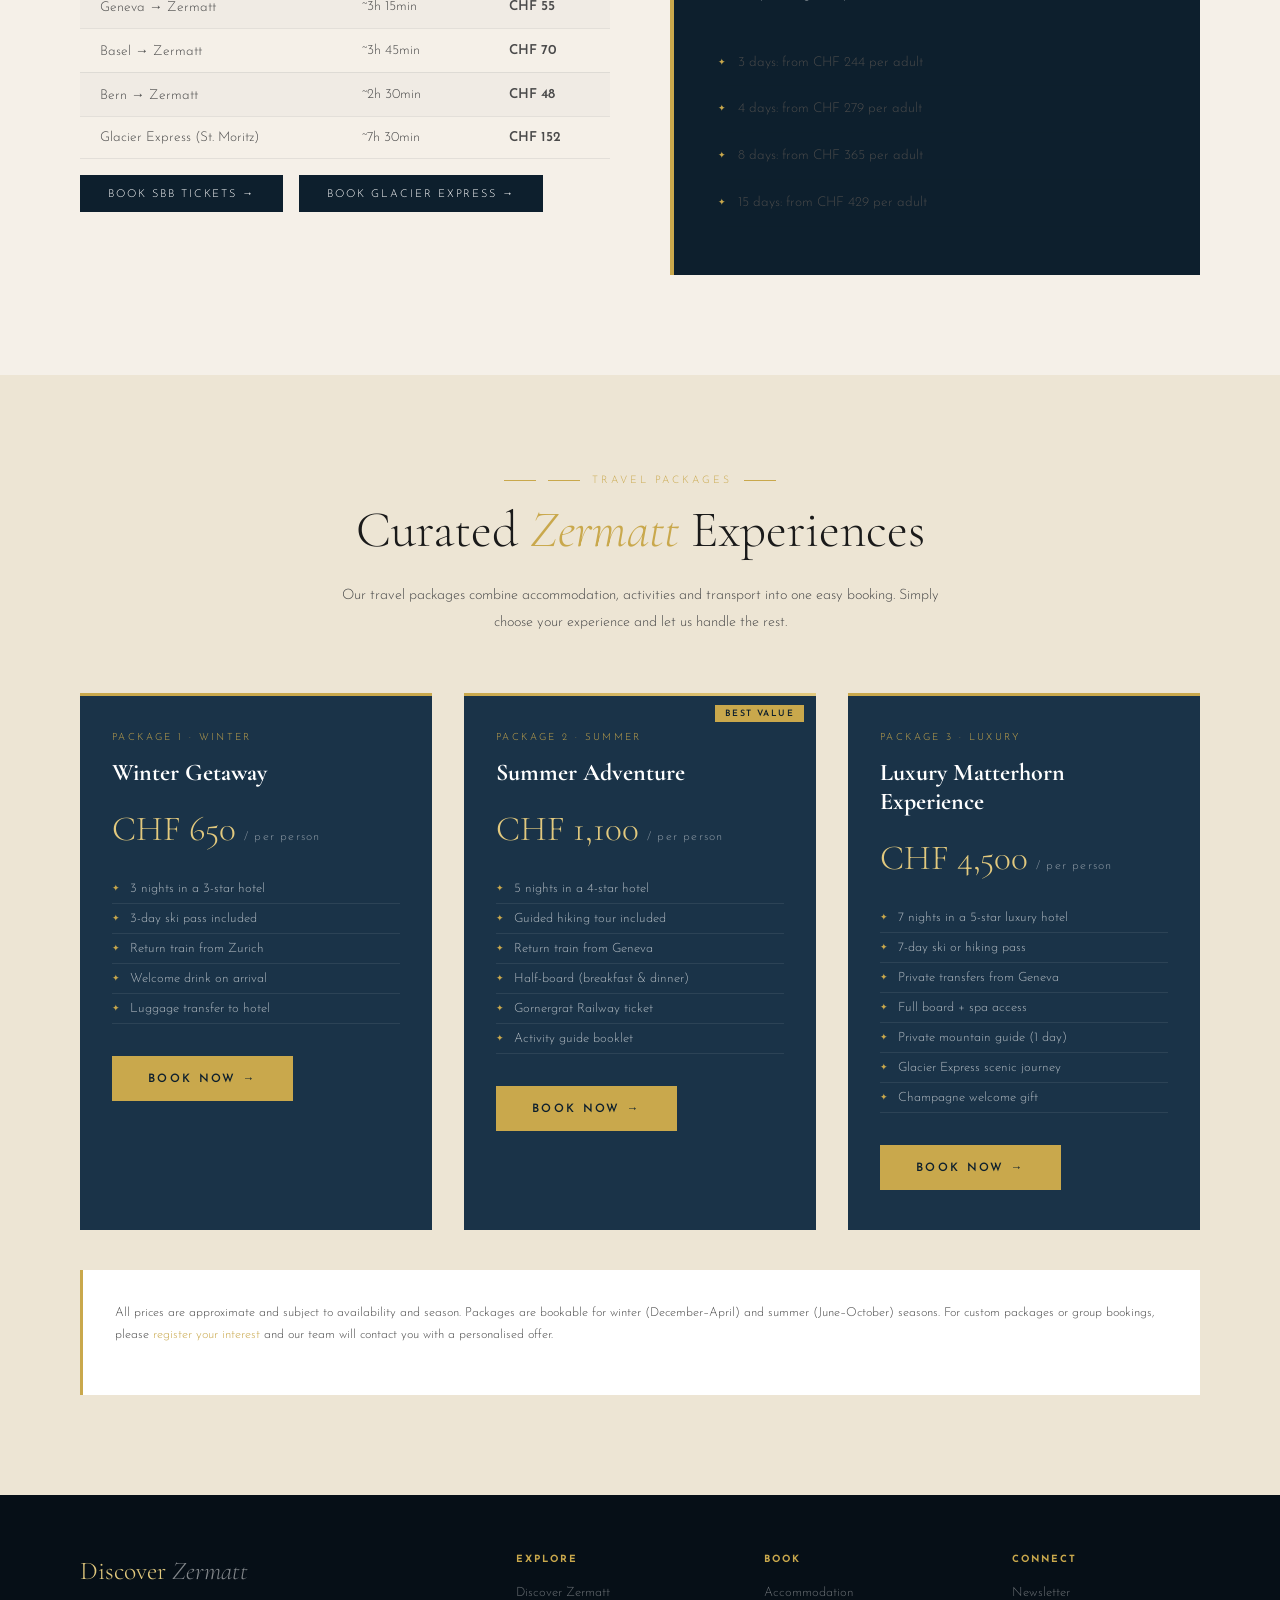
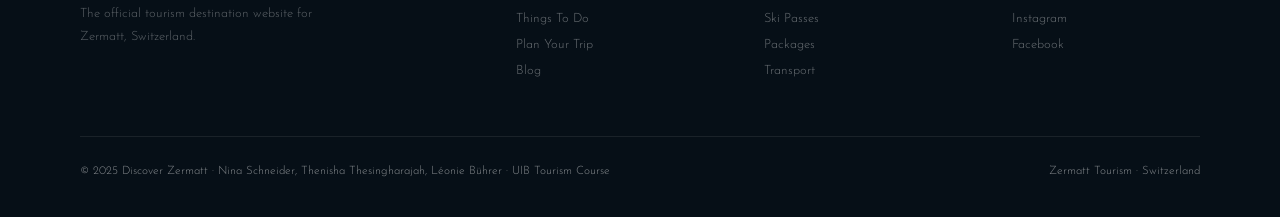
<file: booking.html>
<!DOCTYPE html>
<html lang="en">
<head>
<meta charset="UTF-8">
<meta name="viewport" content="width=device-width, initial-scale=1.0">
<title>Book Your Trip – Discover Zermatt</title>
<meta name="description" content="Book your perfect Zermatt holiday. Find hotels, ski passes, transport and exclusive travel packages. Compare prices and book directly.">
<link rel="stylesheet" href="style.css">
</head>
<body>

<nav>
  <a href="index.html" class="nav-logo">Discover <span>Zermatt</span></a>
  <ul class="nav-links">
    <li><a href="discover.html">Discover</a></li>
    <li><a href="things-to-do.html">Things To Do</a></li>
    <li><a href="plan.html">Plan Your Trip</a></li>
    <li><a href="booking.html">Booking</a></li>
    <li><a href="blog.html">Blog</a></li>
    <li><a href="register.html" class="nav-cta">Register</a></li>
  </ul>
</nav>

<div class="page-hero">
  <div class="page-hero-bg" style="background-image:url('images/spa.jpeg');"></div>
  <div class="page-hero-overlay"></div>
  <div class="page-hero-content">
    <div class="activity-badge">Activity 2 – Transactional Features</div>
    <h1>Plan Your Perfect<br><em>Alpine Escape</em></h1>
    <p>Compare prices · Book your stay · Discover the best packages</p>
  </div>
</div>

<div class="breadcrumb">
  <a href="index.html">Home</a><span>›</span>Booking
</div>

<!-- LOOK TO BOOK INTRO -->
<section class="section section-cream">
  <div style="text-align:center;max-width:700px;margin:0 auto 60px;">
    <div class="section-label" style="justify-content:center;">
      <span style="width:32px;height:1px;background:var(--gold);display:block;"></span>
      Look · Compare · Book
      <span style="width:32px;height:1px;background:var(--gold);display:block;"></span>
    </div>
    <h2>Everything You Need in <em>One Place</em></h2>
    <p style="text-align:center;margin:0 auto;">From accommodation to ski passes and transport – find the best options for your Zermatt trip and book with confidence through our trusted partners.</p>
  </div>

  <!-- Quick booking tabs -->
  <div style="display:grid;grid-template-columns:repeat(4,1fr);gap:2px;margin-bottom:60px;background:var(--navy);">
    <div style="background:var(--gold);padding:20px;text-align:center;cursor:pointer;">
      <div style="font-size:1.4rem;margin-bottom:6px;">🏨</div>
      <div style="font-size:0.62rem;letter-spacing:0.18em;text-transform:uppercase;color:var(--navy);font-weight:600;">Accommodation</div>
    </div>
    <div style="background:var(--navy-mid);padding:20px;text-align:center;cursor:pointer;">
      <div style="font-size:1.4rem;margin-bottom:6px;">⛷️</div>
      <div style="font-size:0.62rem;letter-spacing:0.18em;text-transform:uppercase;color:rgba(255,255,255,0.7);">Ski Passes</div>
    </div>
    <div style="background:var(--navy-mid);padding:20px;text-align:center;cursor:pointer;">
      <div style="font-size:1.4rem;margin-bottom:6px;">🚂</div>
      <div style="font-size:0.62rem;letter-spacing:0.18em;text-transform:uppercase;color:rgba(255,255,255,0.7);">Transport</div>
    </div>
    <div style="background:var(--navy-mid);padding:20px;text-align:center;cursor:pointer;">
      <div style="font-size:1.4rem;margin-bottom:6px;">📦</div>
      <div style="font-size:0.62rem;letter-spacing:0.18em;text-transform:uppercase;color:rgba(255,255,255,0.7);">Packages</div>
    </div>
  </div>

  <!-- ACCOMMODATION -->
  <div id="accommodation" class="section-label">Accommodation</div>
  <h2 style="margin-bottom:32px;">Find Your Perfect <em>Stay</em></h2>
  <p style="margin-bottom:40px;">Zermatt offers accommodation for every style and budget – from five-star mountain palaces to cosy alpine guesthouses. Book directly through our trusted partners for the best rates.</p>

  <div class="grid-3" style="margin-bottom:48px;">
    <div class="booking-box">
      <div style="font-size:0.62rem;letter-spacing:0.2em;text-transform:uppercase;color:var(--gold);margin-bottom:12px;">Best for variety</div>
      <h3>Booking.com</h3>
      <p>Browse hundreds of hotels, apartments and chalets in Zermatt. Real guest reviews and free cancellation options available.</p>
      <div style="font-size:0.78rem;color:var(--text-mid);margin-bottom:20px;">From <strong style="color:var(--navy);">CHF 60</strong> per night</div>
      <a href="https://www.booking.com/searchresults.html?ss=Zermatt" target="_blank" class="btn-book">Search Booking.com →</a>
    </div>
    <div class="booking-box">
      <div style="font-size:0.62rem;letter-spacing:0.2em;text-transform:uppercase;color:var(--gold);margin-bottom:12px;">Best for packages</div>
      <h3>Expedia</h3>
      <p>Combine hotel and flights in one booking. Access exclusive deals and member discounts for Zermatt accommodation.</p>
      <div style="font-size:0.78rem;color:var(--text-mid);margin-bottom:20px;">From <strong style="color:var(--navy);">CHF 80</strong> per night</div>
      <a href="https://www.expedia.com/Hotel-Search?destination=Zermatt" target="_blank" class="btn-book">Search Expedia →</a>
    </div>
    <div class="booking-box">
      <div style="font-size:0.62rem;letter-spacing:0.2em;text-transform:uppercase;color:var(--gold);margin-bottom:12px;">Best for unique stays</div>
      <h3>Airbnb</h3>
      <p>Rent a private chalet, apartment or room in a traditional Swiss home. Perfect for families and groups.</p>
      <div style="font-size:0.78rem;color:var(--text-mid);margin-bottom:20px;">From <strong style="color:var(--navy);">CHF 120</strong> per night</div>
      <a href="https://www.airbnb.com/s/Zermatt" target="_blank" class="btn-book">Search Airbnb →</a>
    </div>
  </div>

  <!-- PRICE TABLE ACCOMMODATION -->
  <div style="margin-bottom:60px;">
    <h3 style="font-family:'Cormorant Garamond',serif;font-size:1.5rem;color:var(--navy);margin-bottom:20px;">Approximate Accommodation Prices</h3>
    <table class="price-table">
      <thead>
        <tr>
          <th>Category</th>
          <th>Type</th>
          <th>Price per Night</th>
          <th>Best For</th>
        </tr>
      </thead>
      <tbody>
        <tr><td>Budget</td><td>Hostel / Guesthouse</td><td class="price-highlight">from CHF 60 / person</td><td>Backpackers, solo travellers</td></tr>
        <tr><td>Mid-Range</td><td>3-Star Hotel</td><td class="price-highlight">from CHF 150 / room</td><td>Couples, families</td></tr>
        <tr><td>Superior</td><td>4-Star Hotel</td><td class="price-highlight">from CHF 250 / room</td><td>Comfort seekers</td></tr>
        <tr><td>Luxury</td><td>5-Star Hotel</td><td class="price-highlight">from CHF 450 / room</td><td>Luxury travellers</td></tr>
        <tr><td>Self-Catering</td><td>Alpine Chalet (weekly)</td><td class="price-highlight">from CHF 2,000 / week</td><td>Families, groups</td></tr>
      </tbody>
    </table>
  </div>
</section>

<!-- SKI PASSES -->
<section id="skipasses" class="section section-dark">
  <div class="section-label">On the Slopes</div>
  <h2>Ski Pass <em>Options</em></h2>
  <p style="margin-bottom:40px;">Book your Matterhorn Ski Paradise pass in advance and save. With over 360km of slopes connecting Switzerland and Italy, there is something for every level of skier.</p>
  <div class="grid-4" style="margin-bottom:40px;">
    <div style="background:var(--navy-light);padding:28px;text-align:center;">
      <div style="font-size:0.6rem;letter-spacing:0.2em;text-transform:uppercase;color:var(--gold);margin-bottom:12px;">1 Day</div>
      <div style="font-family:'Cormorant Garamond',serif;font-size:2.5rem;color:var(--white);margin-bottom:4px;">CHF 89</div>
      <div style="font-size:0.72rem;color:rgba(255,255,255,0.45);">per adult</div>
    </div>
    <div style="background:var(--navy-light);padding:28px;text-align:center;">
      <div style="font-size:0.6rem;letter-spacing:0.2em;text-transform:uppercase;color:var(--gold);margin-bottom:12px;">3 Days</div>
      <div style="font-family:'Cormorant Garamond',serif;font-size:2.5rem;color:var(--white);margin-bottom:4px;">CHF 228</div>
      <div style="font-size:0.72rem;color:rgba(255,255,255,0.45);">per adult</div>
    </div>
    <div style="background:var(--gold);padding:28px;text-align:center;position:relative;">
      <div style="position:absolute;top:-10px;left:50%;transform:translateX(-50%);background:var(--navy);color:var(--gold);font-size:0.55rem;letter-spacing:0.18em;text-transform:uppercase;padding:4px 12px;">Most Popular</div>
      <div style="font-size:0.6rem;letter-spacing:0.2em;text-transform:uppercase;color:var(--navy);margin-bottom:12px;">6 Days</div>
      <div style="font-family:'Cormorant Garamond',serif;font-size:2.5rem;color:var(--navy);margin-bottom:4px;">CHF 390</div>
      <div style="font-size:0.72rem;color:rgba(13,31,45,0.55);">per adult</div>
    </div>
    <div style="background:var(--navy-light);padding:28px;text-align:center;">
      <div style="font-size:0.6rem;letter-spacing:0.2em;text-transform:uppercase;color:var(--gold);margin-bottom:12px;">Season</div>
      <div style="font-family:'Cormorant Garamond',serif;font-size:2.5rem;color:var(--white);margin-bottom:4px;">CHF 1,490</div>
      <div style="font-size:0.72rem;color:rgba(255,255,255,0.45);">per adult</div>
    </div>
  </div>
  <p style="font-size:0.78rem;color:rgba(255,255,255,0.4);margin-bottom:24px;">Children under 9 ski free with a paying adult. Junior and senior discounts available.</p>
  <a href="https://www.matterhornparadise.ch" target="_blank" class="btn-primary">Book Ski Passes →</a>
</section>

<!-- TRANSPORT -->
<section id="transport" class="section section-cream">
  <div class="section-label">Getting There</div>
  <h2>Transport to <em>Zermatt</em></h2>
  <p style="margin-bottom:40px;">Zermatt is car-free – all visitors arrive by train. The journey is part of the experience, with stunning alpine scenery along the way.</p>
  <div class="grid-2">
    <div>
      <table class="price-table">
        <thead>
          <tr><th>Route</th><th>Duration</th><th>From</th></tr>
        </thead>
        <tbody>
          <tr><td>Zurich → Zermatt</td><td>~3h 30min</td><td class="price-highlight">CHF 65</td></tr>
          <tr><td>Geneva → Zermatt</td><td>~3h 15min</td><td class="price-highlight">CHF 55</td></tr>
          <tr><td>Basel → Zermatt</td><td>~3h 45min</td><td class="price-highlight">CHF 70</td></tr>
          <tr><td>Bern → Zermatt</td><td>~2h 30min</td><td class="price-highlight">CHF 48</td></tr>
          <tr><td>Glacier Express (St. Moritz)</td><td>~7h 30min</td><td class="price-highlight">CHF 152</td></tr>
        </tbody>
      </table>
      <br>
      <div style="display:flex;gap:16px;flex-wrap:wrap;">
        <a href="https://www.sbb.ch" target="_blank" class="btn-book">Book SBB Tickets →</a>
        <a href="https://www.glacierexpress.ch" target="_blank" class="btn-book">Book Glacier Express →</a>
      </div>
    </div>
    <div class="highlight-box">
      <h3>Swiss Travel Pass</h3>
      <p>The Swiss Travel Pass gives unlimited travel on Switzerland's entire public transport network – trains, buses and boats. Highly recommended for visitors planning to explore more of Switzerland.</p>
      <br>
      <ul class="styled-list">
        <li>3 days: from CHF 244 per adult</li>
        <li>4 days: from CHF 279 per adult</li>
        <li>8 days: from CHF 365 per adult</li>
        <li>15 days: from CHF 429 per adult</li>
      </ul>
    </div>
  </div>
</section>

<!-- PACKAGES -->
<section id="packages" class="section section-cream-dark">
  <div style="text-align:center;margin-bottom:56px;">
    <div class="section-label" style="justify-content:center;">
      <span style="width:32px;height:1px;background:var(--gold);display:block;"></span>
      Travel Packages
      <span style="width:32px;height:1px;background:var(--gold);display:block;"></span>
    </div>
    <h2>Curated <em>Zermatt</em> Experiences</h2>
    <p style="text-align:center;margin:0 auto;max-width:600px;">Our travel packages combine accommodation, activities and transport into one easy booking. Simply choose your experience and let us handle the rest.</p>
  </div>

  <div class="grid-3">
    <div class="package-card">
      <div class="package-name">Package 1 · Winter</div>
      <h3>Winter Getaway</h3>
      <div class="package-price">CHF 650 <span>/ per person</span></div>
      <ul class="package-features">
        <li>3 nights in a 3-star hotel</li>
        <li>3-day ski pass included</li>
        <li>Return train from Zurich</li>
        <li>Welcome drink on arrival</li>
        <li>Luggage transfer to hotel</li>
      </ul>
      <a href="register.html" class="btn-primary">Book Now →</a>
    </div>

    <div class="package-card featured">
      <div style="position:absolute;top:12px;right:12px;background:var(--gold);color:var(--navy);font-size:0.55rem;letter-spacing:0.16em;text-transform:uppercase;padding:4px 10px;font-weight:600;">Best Value</div>
      <div class="package-name">Package 2 · Summer</div>
      <h3>Summer Adventure</h3>
      <div class="package-price">CHF 1,100 <span>/ per person</span></div>
      <ul class="package-features">
        <li>5 nights in a 4-star hotel</li>
        <li>Guided hiking tour included</li>
        <li>Return train from Geneva</li>
        <li>Half-board (breakfast & dinner)</li>
        <li>Gornergrat Railway ticket</li>
        <li>Activity guide booklet</li>
      </ul>
      <a href="register.html" class="btn-primary">Book Now →</a>
    </div>

    <div class="package-card">
      <div class="package-name">Package 3 · Luxury</div>
      <h3>Luxury Matterhorn Experience</h3>
      <div class="package-price">CHF 4,500 <span>/ per person</span></div>
      <ul class="package-features">
        <li>7 nights in a 5-star luxury hotel</li>
        <li>7-day ski or hiking pass</li>
        <li>Private transfers from Geneva</li>
        <li>Full board + spa access</li>
        <li>Private mountain guide (1 day)</li>
        <li>Glacier Express scenic journey</li>
        <li>Champagne welcome gift</li>
      </ul>
      <a href="register.html" class="btn-primary">Book Now →</a>
    </div>
  </div>

  <div style="background:var(--white);padding:32px;margin-top:40px;border-left:3px solid var(--gold);">
    <p style="font-size:0.78rem;color:var(--text-mid);line-height:1.8;max-width:none;">All prices are approximate and subject to availability and season. Packages are bookable for winter (December–April) and summer (June–October) seasons. For custom packages or group bookings, please <a href="register.html" style="color:var(--gold);text-decoration:none;">register your interest</a> and our team will contact you with a personalised offer.</p>
  </div>
</section>

<footer>
  <div class="footer-grid">
    <div>
      <div class="footer-brand">Discover <span>Zermatt</span></div>
      <p class="footer-desc">The official tourism destination website for Zermatt, Switzerland.</p>
    </div>
    <div class="footer-col"><h4>Explore</h4><ul><li><a href="discover.html">Discover Zermatt</a></li><li><a href="things-to-do.html">Things To Do</a></li><li><a href="plan.html">Plan Your Trip</a></li><li><a href="blog.html">Blog</a></li></ul></div>
    <div class="footer-col"><h4>Book</h4><ul><li><a href="booking.html">Accommodation</a></li><li><a href="booking.html">Ski Passes</a></li><li><a href="booking.html">Packages</a></li><li><a href="booking.html">Transport</a></li></ul></div>
    <div class="footer-col"><h4>Connect</h4><ul><li><a href="register.html">Newsletter</a></li><li><a href="#">Instagram</a></li><li><a href="#">Facebook</a></li></ul></div>
  </div>
  <div class="footer-bottom">
    <span>© 2025 Discover Zermatt · Nina Schneider, Thenisha Thesingharajah, Léonie Bührer · UIB Tourism Course</span>
    <span>Zermatt Tourism · Switzerland</span>
  </div>
</footer>

</body>
</html>
</file>
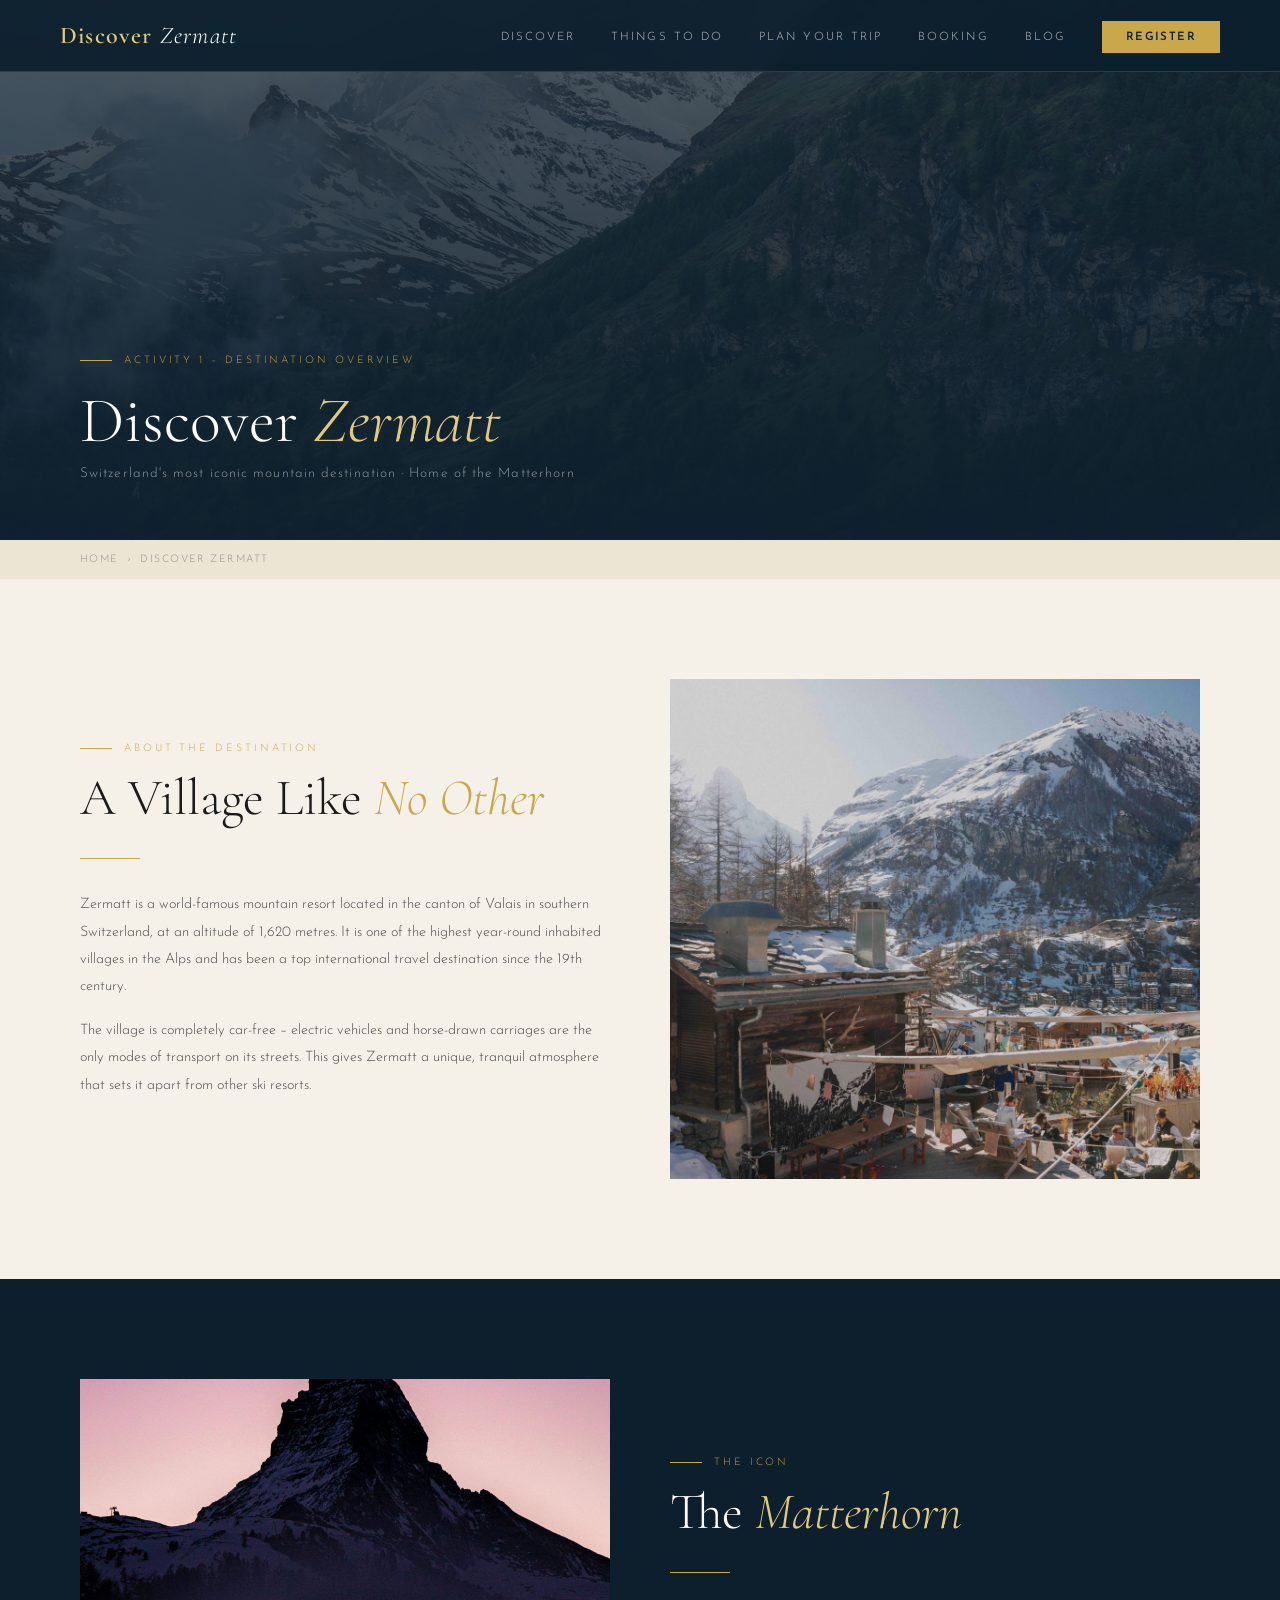
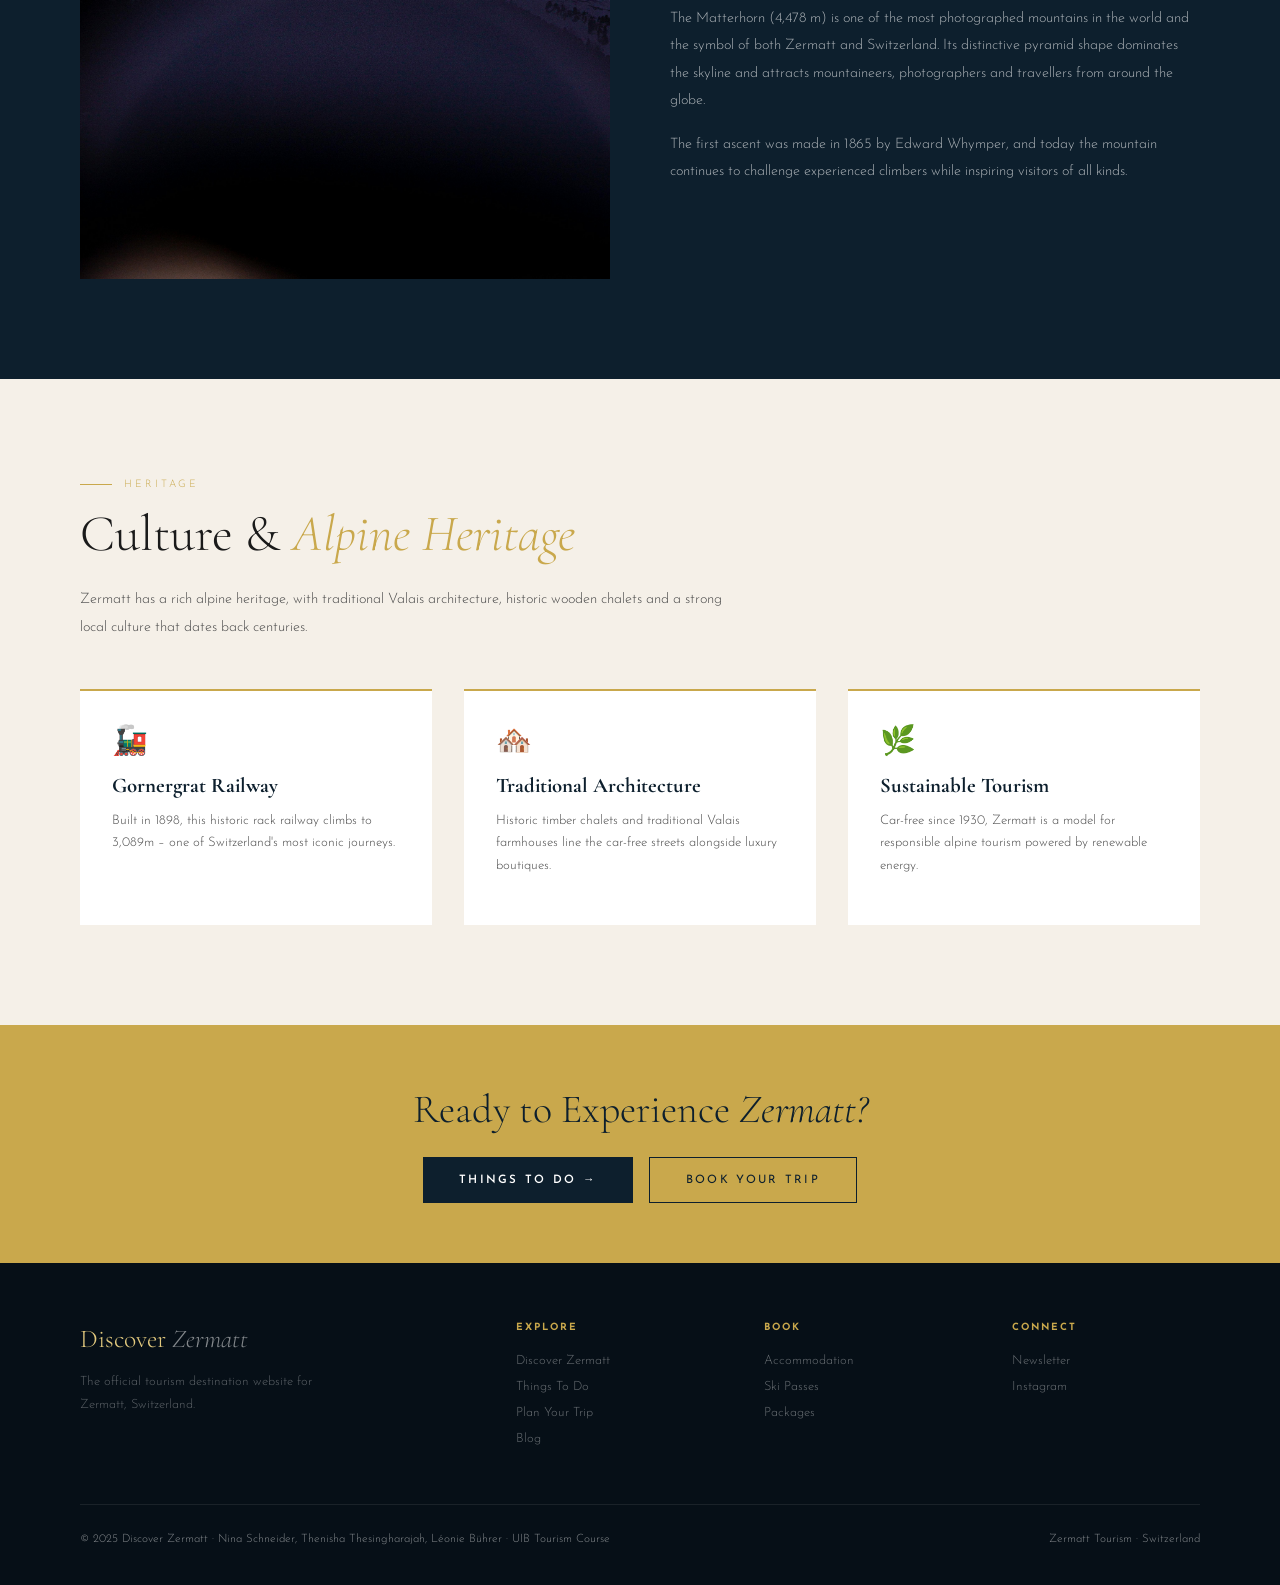
<file: discover.html>
<!DOCTYPE html>
<html lang="en">
<head>
<meta charset="UTF-8">
<meta name="viewport" content="width=device-width, initial-scale=1.0">
<title>Discover Zermatt – About the Destination</title>
<meta name="description" content="Discover Zermatt – the iconic Swiss alpine village at the foot of the Matterhorn. Learn about its culture, heritage, and what makes it unique.">
<link rel="stylesheet" href="style.css">
</head>
<body>

<nav>
  <a href="index.html" class="nav-logo">Discover <span>Zermatt</span></a>
  <ul class="nav-links">
    <li><a href="discover.html">Discover</a></li>
    <li><a href="things-to-do.html">Things To Do</a></li>
    <li><a href="plan.html">Plan Your Trip</a></li>
    <li><a href="booking.html">Booking</a></li>
    <li><a href="blog.html">Blog</a></li>
    <li><a href="register.html" class="nav-cta">Register</a></li>
  </ul>
</nav>

<div class="page-hero">
  <div class="page-hero-bg" style="background-image:url('images/zermatt-village.jpeg');"></div>
  <div class="page-hero-overlay"></div>
  <div class="page-hero-content">
    <div class="section-label" style="color:var(--gold);">Activity 1 – Destination Overview</div>
    <h1>Discover <em>Zermatt</em></h1>
    <p>Switzerland's most iconic mountain destination · Home of the Matterhorn</p>
  </div>
</div>

<div class="breadcrumb"><a href="index.html">Home</a><span>›</span>Discover Zermatt</div>

<section class="section section-cream">
  <div class="grid-2">
    <div>
      <div class="section-label">About the Destination</div>
      <h2>A Village Like <em>No Other</em></h2>
      <div class="gold-divider"></div>
      <p>Zermatt is a world-famous mountain resort located in the canton of Valais in southern Switzerland, at an altitude of 1,620 metres. It is one of the highest year-round inhabited villages in the Alps and has been a top international travel destination since the 19th century.</p>
      <p>The village is completely car-free – electric vehicles and horse-drawn carriages are the only modes of transport on its streets. This gives Zermatt a unique, tranquil atmosphere that sets it apart from other ski resorts.</p>
    </div>
    <div class="img-frame">
      <img src="images/apres-ski.jpeg" alt="Zermatt village traditional">
    </div>
  </div>
</section>

<section class="section section-dark">
  <div class="grid-2">
    <div class="img-frame">
      <img src="images/matterhorn-purple.jpeg" alt="Matterhorn peak">
    </div>
    <div>
      <div class="section-label">The Icon</div>
      <h2>The <em>Matterhorn</em></h2>
      <div class="gold-divider"></div>
      <p>The Matterhorn (4,478 m) is one of the most photographed mountains in the world and the symbol of both Zermatt and Switzerland. Its distinctive pyramid shape dominates the skyline and attracts mountaineers, photographers and travellers from around the globe.</p>
      <p>The first ascent was made in 1865 by Edward Whymper, and today the mountain continues to challenge experienced climbers while inspiring visitors of all kinds.</p>
    </div>
  </div>
</section>

<section class="section section-cream">
  <div class="section-label">Heritage</div>
  <h2>Culture & <em>Alpine Heritage</em></h2>
  <p style="margin-bottom:48px;">Zermatt has a rich alpine heritage, with traditional Valais architecture, historic wooden chalets and a strong local culture that dates back centuries.</p>
  <div class="grid-3">
    <div style="padding:32px;background:var(--white);border-top:2px solid var(--gold);">
      <div style="font-size:1.8rem;margin-bottom:16px;">🚂</div>
      <h3 style="font-family:'Cormorant Garamond',serif;font-size:1.3rem;color:var(--navy);margin-bottom:12px;">Gornergrat Railway</h3>
      <p style="font-size:0.82rem;color:var(--text-mid);line-height:1.7;">Built in 1898, this historic rack railway climbs to 3,089m – one of Switzerland's most iconic journeys.</p>
    </div>
    <div style="padding:32px;background:var(--white);border-top:2px solid var(--gold);">
      <div style="font-size:1.8rem;margin-bottom:16px;">🏘️</div>
      <h3 style="font-family:'Cormorant Garamond',serif;font-size:1.3rem;color:var(--navy);margin-bottom:12px;">Traditional Architecture</h3>
      <p style="font-size:0.82rem;color:var(--text-mid);line-height:1.7;">Historic timber chalets and traditional Valais farmhouses line the car-free streets alongside luxury boutiques.</p>
    </div>
    <div style="padding:32px;background:var(--white);border-top:2px solid var(--gold);">
      <div style="font-size:1.8rem;margin-bottom:16px;">🌿</div>
      <h3 style="font-family:'Cormorant Garamond',serif;font-size:1.3rem;color:var(--navy);margin-bottom:12px;">Sustainable Tourism</h3>
      <p style="font-size:0.82rem;color:var(--text-mid);line-height:1.7;">Car-free since 1930, Zermatt is a model for responsible alpine tourism powered by renewable energy.</p>
    </div>
  </div>
</section>

<section style="background:var(--gold);padding:60px 80px;text-align:center;">
  <h2 style="font-family:'Cormorant Garamond',serif;font-size:2.5rem;color:var(--navy);font-weight:300;margin-bottom:24px;">Ready to Experience <em style="font-style:italic;">Zermatt?</em></h2>
  <div style="display:flex;gap:16px;justify-content:center;flex-wrap:wrap;">
    <a href="things-to-do.html" class="btn-primary" style="background:var(--navy);color:var(--white);">Things To Do →</a>
    <a href="booking.html" class="btn-secondary" style="border-color:var(--navy);color:var(--navy);">Book Your Trip</a>
  </div>
</section>

<footer>
  <div class="footer-grid">
    <div><div class="footer-brand">Discover <span>Zermatt</span></div><p class="footer-desc">The official tourism destination website for Zermatt, Switzerland.</p></div>
    <div class="footer-col"><h4>Explore</h4><ul><li><a href="discover.html">Discover Zermatt</a></li><li><a href="things-to-do.html">Things To Do</a></li><li><a href="plan.html">Plan Your Trip</a></li><li><a href="blog.html">Blog</a></li></ul></div>
    <div class="footer-col"><h4>Book</h4><ul><li><a href="booking.html">Accommodation</a></li><li><a href="booking.html">Ski Passes</a></li><li><a href="booking.html">Packages</a></li></ul></div>
    <div class="footer-col"><h4>Connect</h4><ul><li><a href="register.html">Newsletter</a></li><li><a href="#">Instagram</a></li></ul></div>
  </div>
  <div class="footer-bottom">
    <span>© 2025 Discover Zermatt · Nina Schneider, Thenisha Thesingharajah, Léonie Bührer · UIB Tourism Course</span>
    <span>Zermatt Tourism · Switzerland</span>
  </div>
</footer>
</body>
</html>
</file>
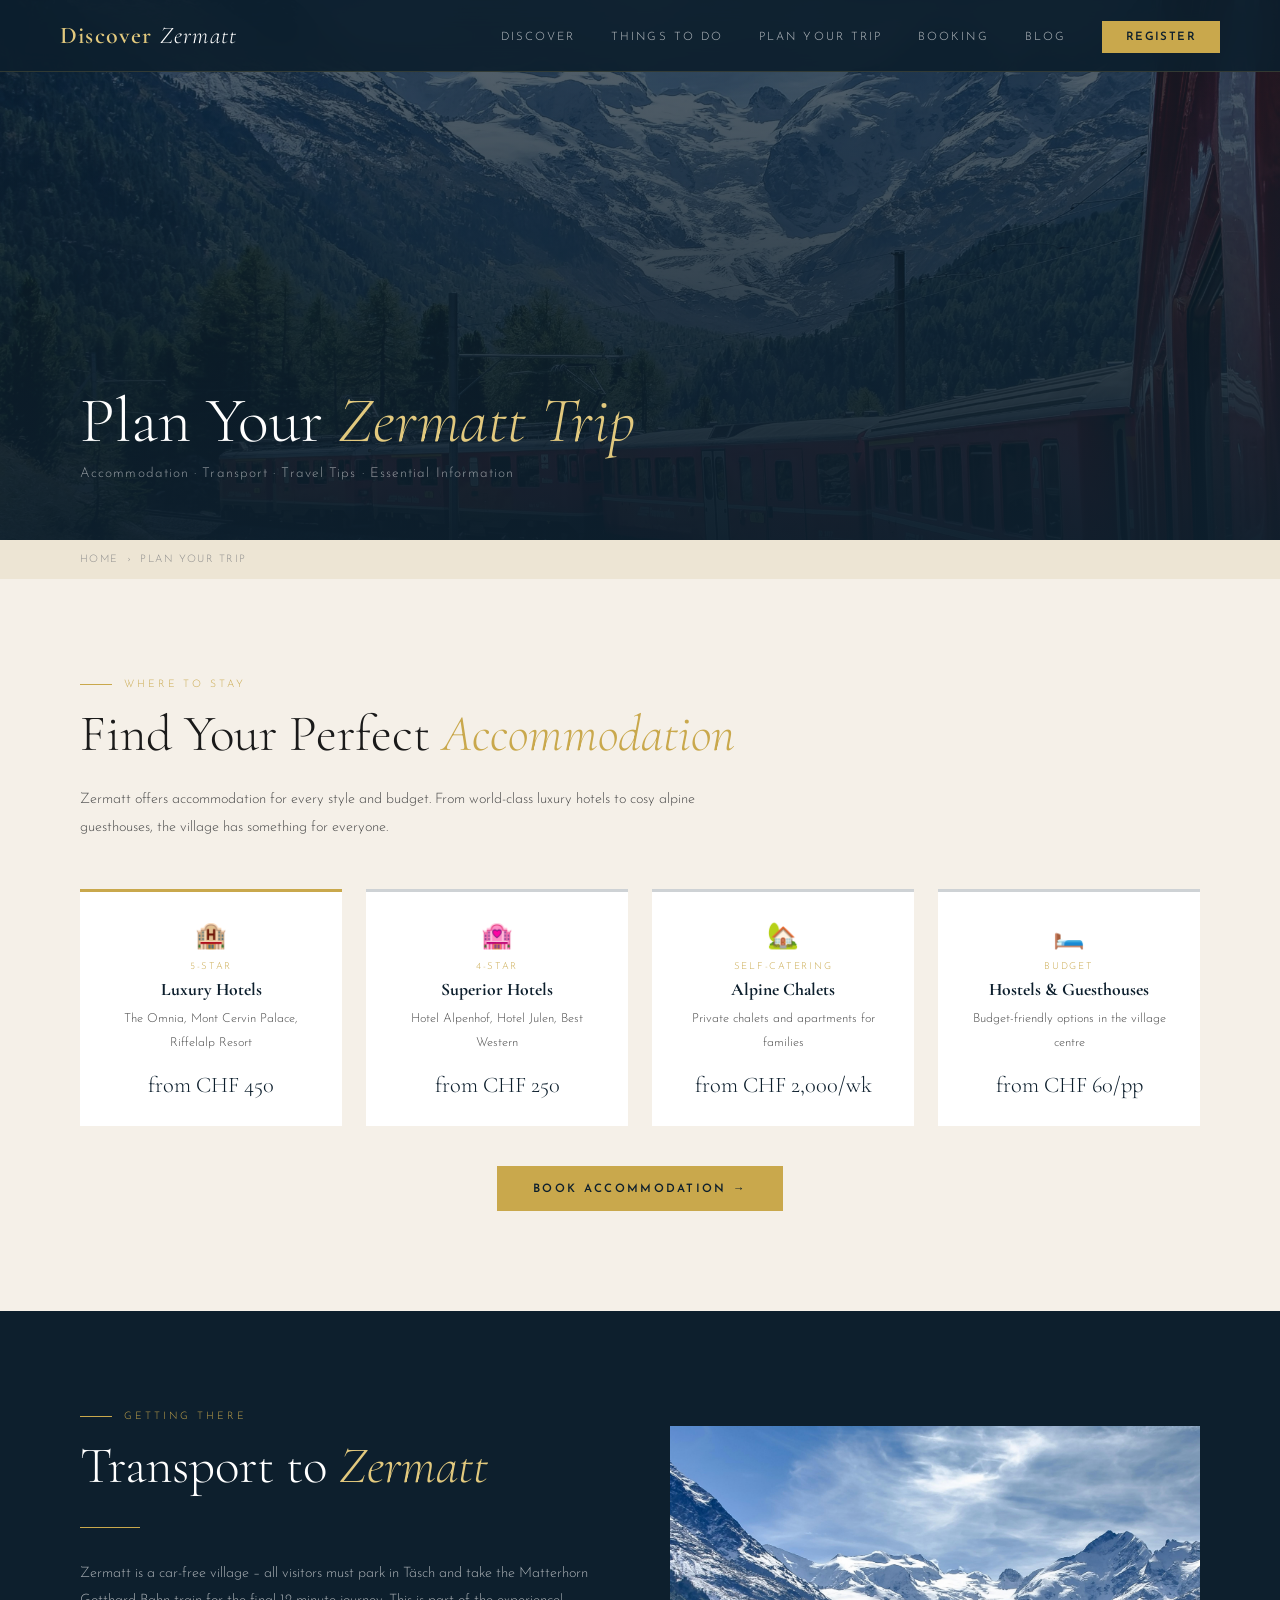
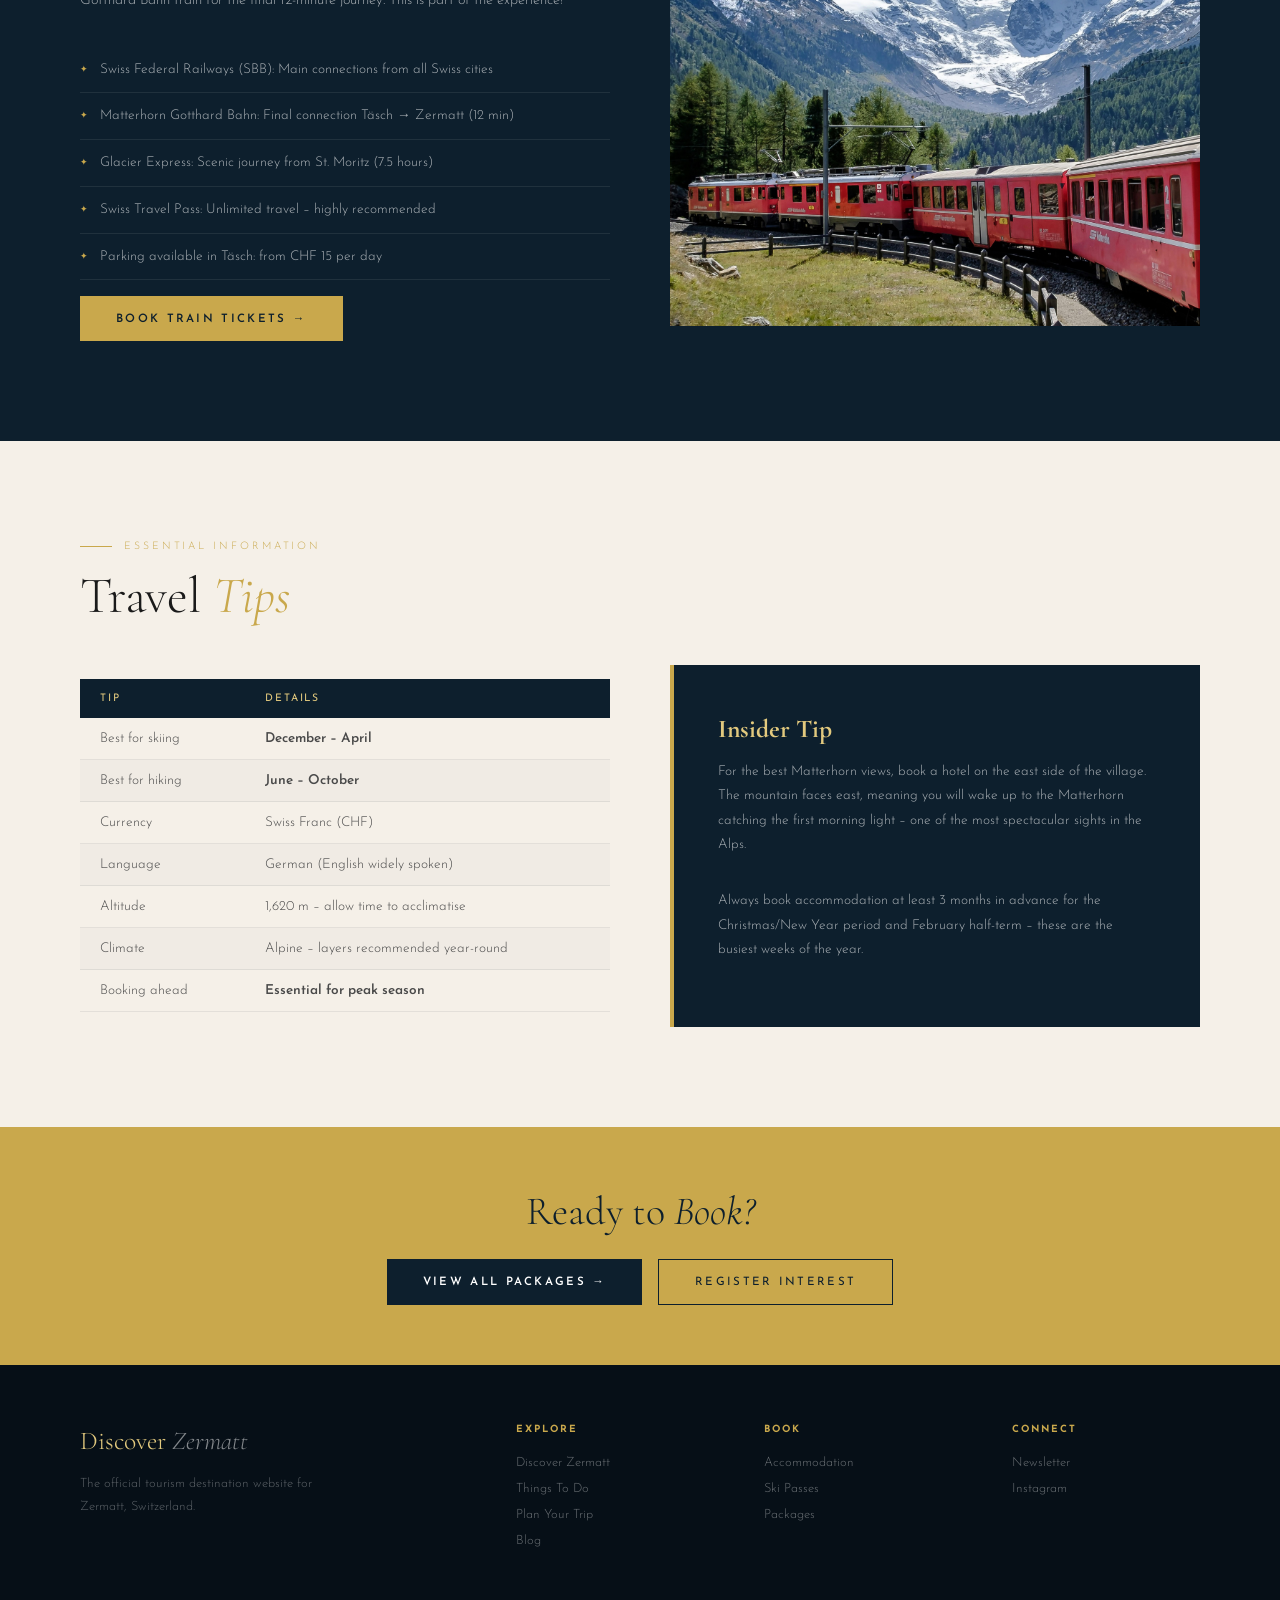
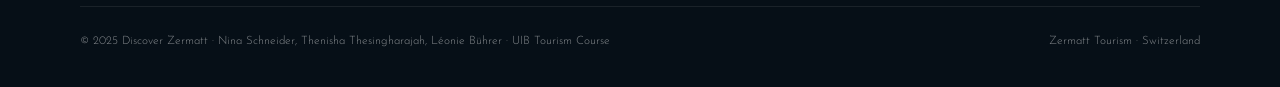
<file: plan.html>
<!DOCTYPE html>
<html lang="en">
<head>
<meta charset="UTF-8">
<meta name="viewport" content="width=device-width, initial-scale=1.0">
<title>Plan Your Trip to Zermatt – Travel Tips & Information</title>
<meta name="description" content="Everything you need to plan your Zermatt trip. Accommodation, transport, travel tips and essential visitor information.">
<link rel="stylesheet" href="style.css">
</head>
<body>

<nav>
  <a href="index.html" class="nav-logo">Discover <span>Zermatt</span></a>
  <ul class="nav-links">
    <li><a href="discover.html">Discover</a></li>
    <li><a href="things-to-do.html">Things To Do</a></li>
    <li><a href="plan.html">Plan Your Trip</a></li>
    <li><a href="booking.html">Booking</a></li>
    <li><a href="blog.html">Blog</a></li>
    <li><a href="register.html" class="nav-cta">Register</a></li>
  </ul>
</nav>

<div class="page-hero">
  <div class="page-hero-bg" style="background-image:url('images/train-alps.jpeg');"></div>
  <div class="page-hero-overlay"></div>
  <div class="page-hero-content">
    <h1>Plan Your <em>Zermatt Trip</em></h1>
    <p>Accommodation · Transport · Travel Tips · Essential Information</p>
  </div>
</div>

<div class="breadcrumb"><a href="index.html">Home</a><span>›</span>Plan Your Trip</div>

<!-- ACCOMMODATION -->
<section class="section section-cream">
  <div class="section-label">Where to Stay</div>
  <h2>Find Your Perfect <em>Accommodation</em></h2>
  <p style="margin-bottom:48px;">Zermatt offers accommodation for every style and budget. From world-class luxury hotels to cosy alpine guesthouses, the village has something for everyone.</p>
  <div class="grid-4">
    <div style="padding:28px;background:var(--white);border-top:3px solid var(--gold);text-align:center;">
      <div style="font-size:1.6rem;margin-bottom:12px;">🏨</div>
      <div style="font-size:0.6rem;letter-spacing:0.18em;text-transform:uppercase;color:var(--gold);margin-bottom:8px;">5-Star</div>
      <h3 style="font-family:'Cormorant Garamond',serif;font-size:1.1rem;color:var(--navy);margin-bottom:8px;">Luxury Hotels</h3>
      <p style="font-size:0.78rem;color:var(--text-mid);">The Omnia, Mont Cervin Palace, Riffelalp Resort</p>
      <div style="font-family:'Cormorant Garamond',serif;font-size:1.4rem;color:var(--navy);margin-top:12px;">from CHF 450</div>
    </div>
    <div style="padding:28px;background:var(--white);border-top:3px solid rgba(13,31,45,0.2);text-align:center;">
      <div style="font-size:1.6rem;margin-bottom:12px;">🏩</div>
      <div style="font-size:0.6rem;letter-spacing:0.18em;text-transform:uppercase;color:var(--gold);margin-bottom:8px;">4-Star</div>
      <h3 style="font-family:'Cormorant Garamond',serif;font-size:1.1rem;color:var(--navy);margin-bottom:8px;">Superior Hotels</h3>
      <p style="font-size:0.78rem;color:var(--text-mid);">Hotel Alpenhof, Hotel Julen, Best Western</p>
      <div style="font-family:'Cormorant Garamond',serif;font-size:1.4rem;color:var(--navy);margin-top:12px;">from CHF 250</div>
    </div>
    <div style="padding:28px;background:var(--white);border-top:3px solid rgba(13,31,45,0.2);text-align:center;">
      <div style="font-size:1.6rem;margin-bottom:12px;">🏡</div>
      <div style="font-size:0.6rem;letter-spacing:0.18em;text-transform:uppercase;color:var(--gold);margin-bottom:8px;">Self-Catering</div>
      <h3 style="font-family:'Cormorant Garamond',serif;font-size:1.1rem;color:var(--navy);margin-bottom:8px;">Alpine Chalets</h3>
      <p style="font-size:0.78rem;color:var(--text-mid);">Private chalets and apartments for families</p>
      <div style="font-family:'Cormorant Garamond',serif;font-size:1.4rem;color:var(--navy);margin-top:12px;">from CHF 2,000/wk</div>
    </div>
    <div style="padding:28px;background:var(--white);border-top:3px solid rgba(13,31,45,0.2);text-align:center;">
      <div style="font-size:1.6rem;margin-bottom:12px;">🛏️</div>
      <div style="font-size:0.6rem;letter-spacing:0.18em;text-transform:uppercase;color:var(--gold);margin-bottom:8px;">Budget</div>
      <h3 style="font-family:'Cormorant Garamond',serif;font-size:1.1rem;color:var(--navy);margin-bottom:8px;">Hostels & Guesthouses</h3>
      <p style="font-size:0.78rem;color:var(--text-mid);">Budget-friendly options in the village centre</p>
      <div style="font-family:'Cormorant Garamond',serif;font-size:1.4rem;color:var(--navy);margin-top:12px;">from CHF 60/pp</div>
    </div>
  </div>
  <div style="text-align:center;margin-top:40px;">
    <a href="booking.html" class="btn-primary">Book Accommodation →</a>
  </div>
</section>

<!-- TRANSPORT -->
<section class="section section-dark">
  <div class="grid-2">
    <div>
      <div class="section-label">Getting There</div>
      <h2>Transport to <em>Zermatt</em></h2>
      <div class="gold-divider"></div>
      <p>Zermatt is a car-free village – all visitors must park in Täsch and take the Matterhorn Gotthard Bahn train for the final 12-minute journey. This is part of the experience!</p>
      <br>
      <ul class="styled-list">
        <li>Swiss Federal Railways (SBB): Main connections from all Swiss cities</li>
        <li>Matterhorn Gotthard Bahn: Final connection Täsch → Zermatt (12 min)</li>
        <li>Glacier Express: Scenic journey from St. Moritz (7.5 hours)</li>
        <li>Swiss Travel Pass: Unlimited travel – highly recommended</li>
        <li>Parking available in Täsch: from CHF 15 per day</li>
      </ul>
      <br>
      <a href="booking.html" class="btn-primary">Book Train Tickets →</a>
    </div>
    <div class="img-frame">
      <img src="images/train-alps.jpeg" alt="Swiss red mountain train">
    </div>
  </div>
</section>

<!-- TRAVEL TIPS -->
<section class="section section-cream">
  <div class="section-label">Essential Information</div>
  <h2>Travel <em>Tips</em></h2>
  <div class="grid-2" style="margin-top:40px;">
    <div>
      <table class="price-table">
        <thead><tr><th>Tip</th><th>Details</th></tr></thead>
        <tbody>
          <tr><td>Best for skiing</td><td class="price-highlight">December – April</td></tr>
          <tr><td>Best for hiking</td><td class="price-highlight">June – October</td></tr>
          <tr><td>Currency</td><td>Swiss Franc (CHF)</td></tr>
          <tr><td>Language</td><td>German (English widely spoken)</td></tr>
          <tr><td>Altitude</td><td>1,620 m – allow time to acclimatise</td></tr>
          <tr><td>Climate</td><td>Alpine – layers recommended year-round</td></tr>
          <tr><td>Booking ahead</td><td class="price-highlight">Essential for peak season</td></tr>
        </tbody>
      </table>
    </div>
    <div class="highlight-box">
      <h3>Insider Tip</h3>
      <p>For the best Matterhorn views, book a hotel on the east side of the village. The mountain faces east, meaning you will wake up to the Matterhorn catching the first morning light – one of the most spectacular sights in the Alps.</p>
      <br>
      <p>Always book accommodation at least 3 months in advance for the Christmas/New Year period and February half-term – these are the busiest weeks of the year.</p>
    </div>
  </div>
</section>

<section style="background:var(--gold);padding:60px 80px;text-align:center;">
  <h2 style="font-family:'Cormorant Garamond',serif;font-size:2.5rem;color:var(--navy);font-weight:300;margin-bottom:24px;">Ready to <em style="font-style:italic;">Book?</em></h2>
  <div style="display:flex;gap:16px;justify-content:center;flex-wrap:wrap;">
    <a href="booking.html" class="btn-primary" style="background:var(--navy);color:var(--white);">View All Packages →</a>
    <a href="register.html" class="btn-secondary" style="border-color:var(--navy);color:var(--navy);">Register Interest</a>
  </div>
</section>

<footer>
  <div class="footer-grid">
    <div><div class="footer-brand">Discover <span>Zermatt</span></div><p class="footer-desc">The official tourism destination website for Zermatt, Switzerland.</p></div>
    <div class="footer-col"><h4>Explore</h4><ul><li><a href="discover.html">Discover Zermatt</a></li><li><a href="things-to-do.html">Things To Do</a></li><li><a href="plan.html">Plan Your Trip</a></li><li><a href="blog.html">Blog</a></li></ul></div>
    <div class="footer-col"><h4>Book</h4><ul><li><a href="booking.html">Accommodation</a></li><li><a href="booking.html">Ski Passes</a></li><li><a href="booking.html">Packages</a></li></ul></div>
    <div class="footer-col"><h4>Connect</h4><ul><li><a href="register.html">Newsletter</a></li><li><a href="#">Instagram</a></li></ul></div>
  </div>
  <div class="footer-bottom">
    <span>© 2025 Discover Zermatt · Nina Schneider, Thenisha Thesingharajah, Léonie Bührer · UIB Tourism Course</span>
    <span>Zermatt Tourism · Switzerland</span>
  </div>
</footer>
</body>
</html>
</file>
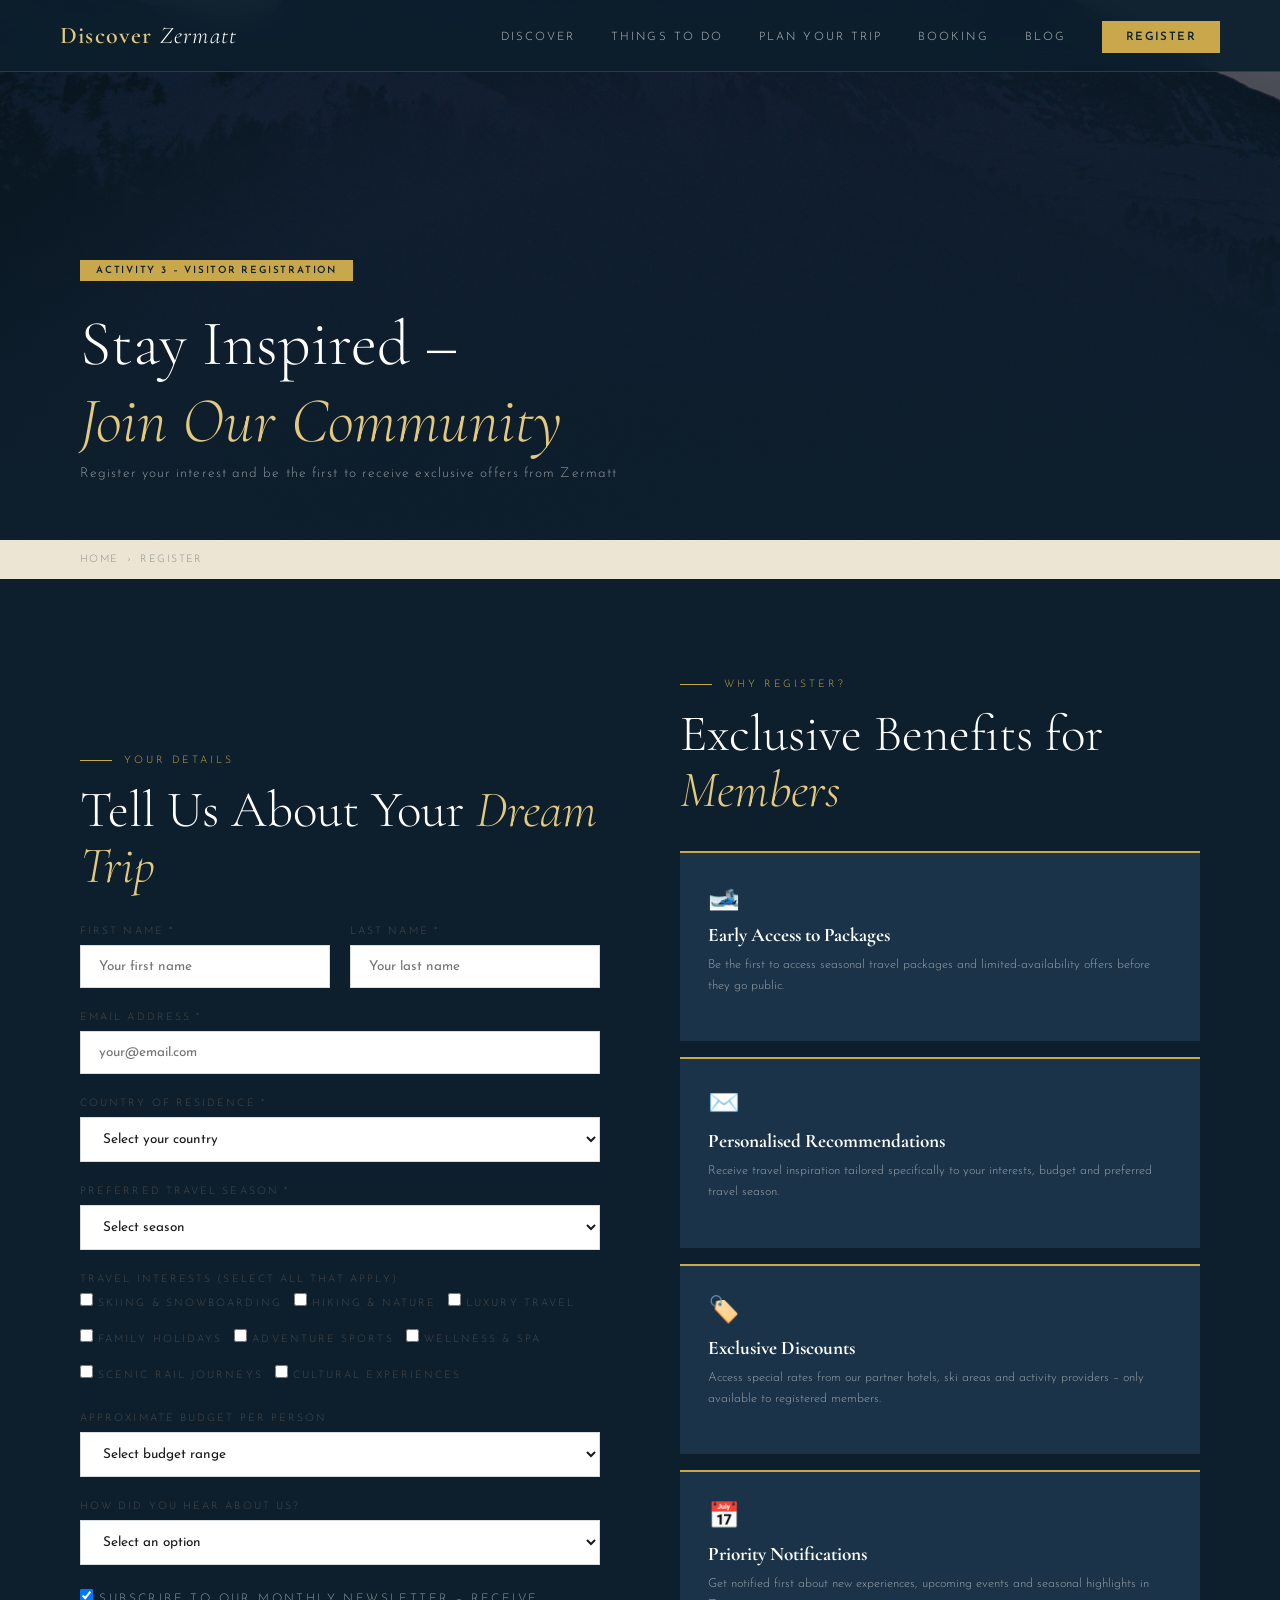
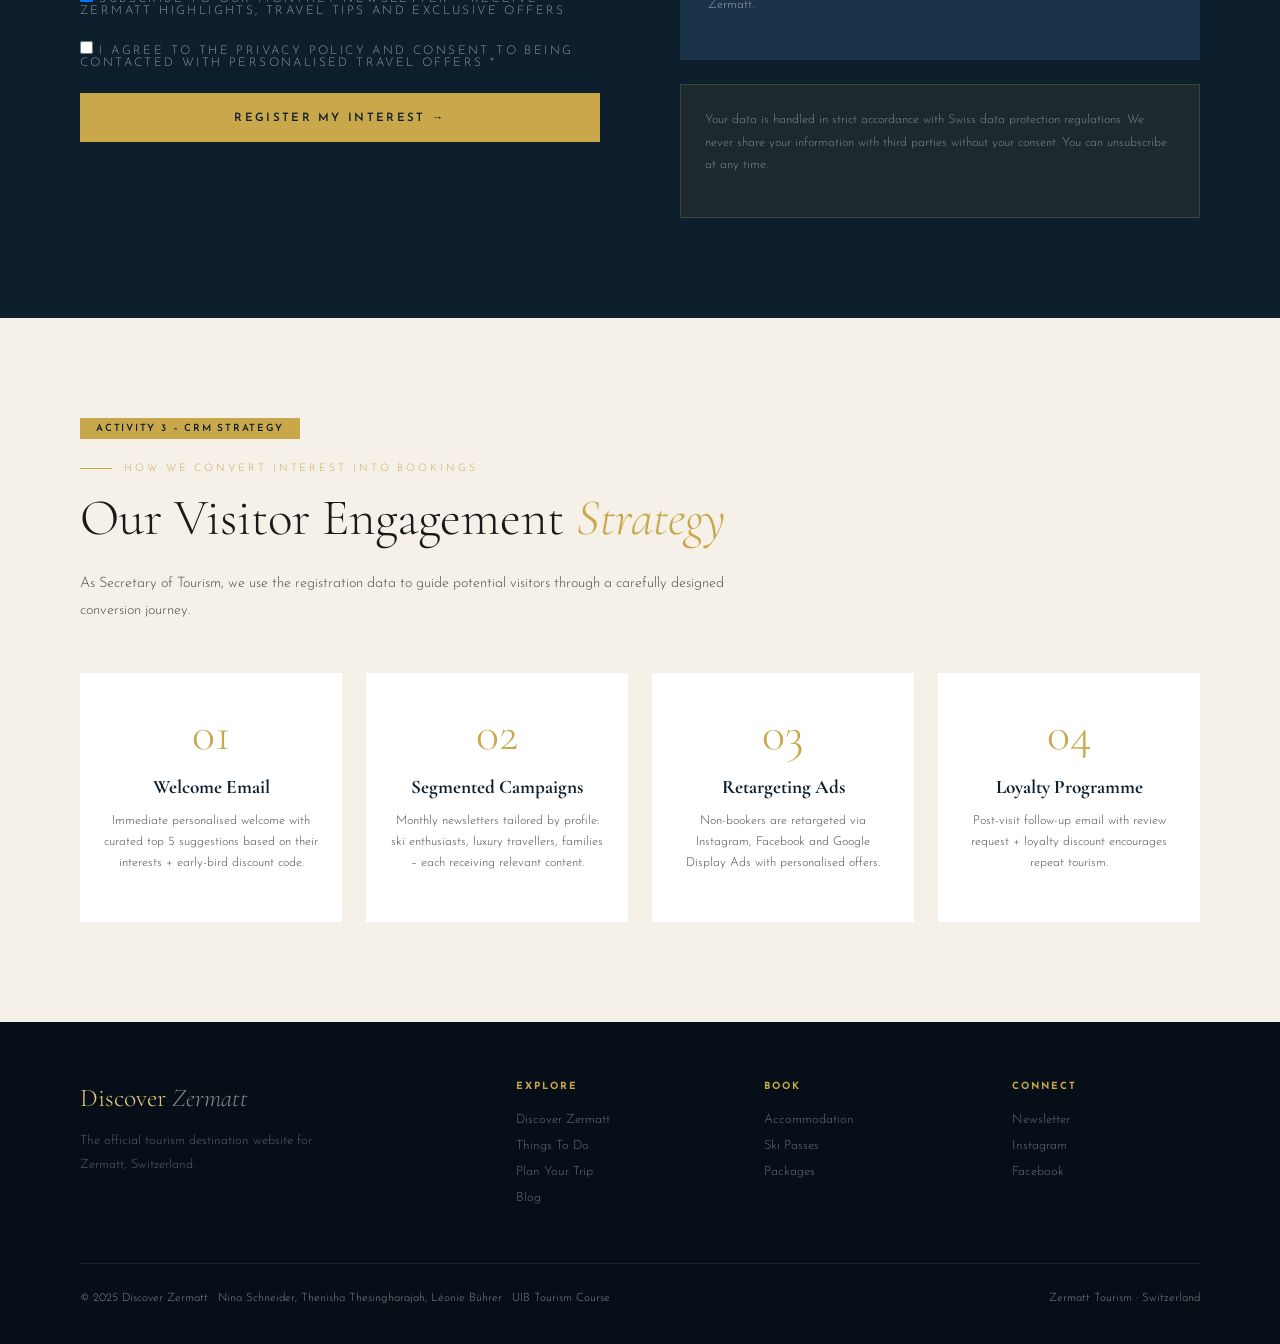
<file: register.html>
<!DOCTYPE html>
<html lang="en">
<head>
<meta charset="UTF-8">
<meta name="viewport" content="width=device-width, initial-scale=1.0">
<title>Register Your Interest – Discover Zermatt</title>
<meta name="description" content="Join the Discover Zermatt community. Register your interest and receive personalised travel inspiration, exclusive offers and seasonal highlights.">
<link rel="stylesheet" href="style.css">
<style>
.benefit-card {
  padding: 28px;
  background: var(--navy-mid);
  border-top: 2px solid var(--gold);
  margin-bottom: 16px;
}
.benefit-icon { font-size: 1.6rem; margin-bottom: 12px; }
.benefit-card h4 { font-family: 'Cormorant Garamond', serif; font-size: 1.2rem; color: var(--white); margin-bottom: 8px; }
.benefit-card p { font-size: 0.78rem; color: rgba(255,255,255,0.55); line-height: 1.7; max-width: none; }
.success-msg { display:none; background:var(--gold); color:var(--navy); padding:24px; text-align:center; font-weight:600; letter-spacing:0.1em; margin-top:24px; }
</style>
</head>
<body>

<nav>
  <a href="index.html" class="nav-logo">Discover <span>Zermatt</span></a>
  <ul class="nav-links">
    <li><a href="discover.html">Discover</a></li>
    <li><a href="things-to-do.html">Things To Do</a></li>
    <li><a href="plan.html">Plan Your Trip</a></li>
    <li><a href="booking.html">Booking</a></li>
    <li><a href="blog.html">Blog</a></li>
    <li><a href="register.html" class="nav-cta">Register</a></li>
  </ul>
</nav>

<div class="page-hero">
  <div class="page-hero-bg" style="background-image:url('images/matterhorn-purple.jpeg');"></div>
  <div class="page-hero-overlay"></div>
  <div class="page-hero-content">
    <div class="activity-badge">Activity 3 – Visitor Registration</div>
    <h1>Stay Inspired –<br><em>Join Our Community</em></h1>
    <p>Register your interest and be the first to receive exclusive offers from Zermatt</p>
  </div>
</div>

<div class="breadcrumb">
  <a href="index.html">Home</a><span>›</span>Register
</div>

<section class="section section-dark">
  <div class="grid-2" style="gap:80px;">

    <!-- FORM -->
    <div>
      <div class="section-label">Your Details</div>
      <h2 style="margin-bottom:32px;">Tell Us About Your <em>Dream Trip</em></h2>

      <form id="registerForm" onsubmit="handleSubmit(event)">
        <div class="form-grid-2">
          <div class="form-group">
            <label>First Name *</label>
            <input type="text" placeholder="Your first name" required>
          </div>
          <div class="form-group">
            <label>Last Name *</label>
            <input type="text" placeholder="Your last name" required>
          </div>
        </div>

        <div class="form-group">
          <label>Email Address *</label>
          <input type="email" placeholder="your@email.com" required>
        </div>

        <div class="form-group">
          <label>Country of Residence *</label>
          <select required>
            <option value="">Select your country</option>
            <option>Switzerland</option>
            <option>Germany</option>
            <option>United Kingdom</option>
            <option>France</option>
            <option>United States</option>
            <option>Netherlands</option>
            <option>Austria</option>
            <option>Italy</option>
            <option>Scandinavia</option>
            <option>Other</option>
          </select>
        </div>

        <div class="form-group">
          <label>Preferred Travel Season *</label>
          <select required>
            <option value="">Select season</option>
            <option>Winter (December – April)</option>
            <option>Summer (June – October)</option>
            <option>Both seasons</option>
            <option>Not sure yet</option>
          </select>
        </div>

        <div class="form-group">
          <label>Travel Interests (select all that apply)</label>
          <div class="checkbox-group" style="gap:12px;margin-top:4px;">
            <label class="checkbox-item"><input type="checkbox"> Skiing & Snowboarding</label>
            <label class="checkbox-item"><input type="checkbox"> Hiking & Nature</label>
            <label class="checkbox-item"><input type="checkbox"> Luxury Travel</label>
            <label class="checkbox-item"><input type="checkbox"> Family Holidays</label>
            <label class="checkbox-item"><input type="checkbox"> Adventure Sports</label>
            <label class="checkbox-item"><input type="checkbox"> Wellness & Spa</label>
            <label class="checkbox-item"><input type="checkbox"> Scenic Rail Journeys</label>
            <label class="checkbox-item"><input type="checkbox"> Cultural Experiences</label>
          </div>
        </div>

        <div class="form-group">
          <label>Approximate Budget per Person</label>
          <select>
            <option value="">Select budget range</option>
            <option>Under CHF 500</option>
            <option>CHF 500 – 1,000</option>
            <option>CHF 1,000 – 2,500</option>
            <option>CHF 2,500 – 5,000</option>
            <option>CHF 5,000+</option>
          </select>
        </div>

        <div class="form-group">
          <label>How did you hear about us?</label>
          <select>
            <option value="">Select an option</option>
            <option>Google Search</option>
            <option>Social Media (Instagram)</option>
            <option>Social Media (Facebook)</option>
            <option>Travel Magazine</option>
            <option>Recommendation from a friend</option>
            <option>Travel Agency</option>
            <option>Other</option>
          </select>
        </div>

        <div class="form-group">
          <label class="checkbox-item" style="font-size:0.75rem;color:rgba(255,255,255,0.55);">
            <input type="checkbox" checked>
            Subscribe to our monthly newsletter – receive Zermatt highlights, travel tips and exclusive offers
          </label>
        </div>

        <div class="form-group">
          <label class="checkbox-item" style="font-size:0.75rem;color:rgba(255,255,255,0.55);">
            <input type="checkbox" required>
            I agree to the privacy policy and consent to being contacted with personalised travel offers *
          </label>
        </div>

        <button type="submit" class="btn-submit">Register My Interest →</button>
        <div class="success-msg" id="successMsg">
          ✦ Thank you for registering! We will be in touch soon with personalised travel inspiration for your Zermatt experience.
        </div>
      </form>
    </div>

    <!-- BENEFITS -->
    <div>
      <div class="section-label">Why Register?</div>
      <h2 style="margin-bottom:32px;">Exclusive Benefits for <em>Members</em></h2>

      <div class="benefit-card">
        <div class="benefit-icon">🎿</div>
        <h4>Early Access to Packages</h4>
        <p>Be the first to access seasonal travel packages and limited-availability offers before they go public.</p>
      </div>

      <div class="benefit-card">
        <div class="benefit-icon">✉️</div>
        <h4>Personalised Recommendations</h4>
        <p>Receive travel inspiration tailored specifically to your interests, budget and preferred travel season.</p>
      </div>

      <div class="benefit-card">
        <div class="benefit-icon">🏷️</div>
        <h4>Exclusive Discounts</h4>
        <p>Access special rates from our partner hotels, ski areas and activity providers – only available to registered members.</p>
      </div>

      <div class="benefit-card">
        <div class="benefit-icon">📅</div>
        <h4>Priority Notifications</h4>
        <p>Get notified first about new experiences, upcoming events and seasonal highlights in Zermatt.</p>
      </div>

      <div style="padding:24px;background:rgba(201,168,76,0.08);border:1px solid rgba(201,168,76,0.2);margin-top:24px;">
        <p style="font-size:0.78rem;color:rgba(255,255,255,0.45);line-height:1.8;max-width:none;">Your data is handled in strict accordance with Swiss data protection regulations. We never share your information with third parties without your consent. You can unsubscribe at any time.</p>
      </div>
    </div>

  </div>
</section>

<!-- CRM STRATEGY (visible for course evaluation) -->
<section class="section section-cream">
  <div class="activity-badge">Activity 3 – CRM Strategy</div>
  <div class="section-label">How We Convert Interest into Bookings</div>
  <h2>Our Visitor Engagement <em>Strategy</em></h2>
  <p style="margin-bottom:48px;">As Secretary of Tourism, we use the registration data to guide potential visitors through a carefully designed conversion journey.</p>

  <div class="grid-4">
    <div style="text-align:center;padding:32px 24px;background:var(--white);">
      <div style="font-family:'Cormorant Garamond',serif;font-size:3rem;color:var(--gold);margin-bottom:12px;">01</div>
      <h3 style="font-family:'Cormorant Garamond',serif;font-size:1.2rem;color:var(--navy);margin-bottom:12px;">Welcome Email</h3>
      <p style="font-size:0.78rem;color:var(--text-mid);line-height:1.7;">Immediate personalised welcome with curated top 5 suggestions based on their interests + early-bird discount code.</p>
    </div>
    <div style="text-align:center;padding:32px 24px;background:var(--white);">
      <div style="font-family:'Cormorant Garamond',serif;font-size:3rem;color:var(--gold);margin-bottom:12px;">02</div>
      <h3 style="font-family:'Cormorant Garamond',serif;font-size:1.2rem;color:var(--navy);margin-bottom:12px;">Segmented Campaigns</h3>
      <p style="font-size:0.78rem;color:var(--text-mid);line-height:1.7;">Monthly newsletters tailored by profile: ski enthusiasts, luxury travellers, families – each receiving relevant content.</p>
    </div>
    <div style="text-align:center;padding:32px 24px;background:var(--white);">
      <div style="font-family:'Cormorant Garamond',serif;font-size:3rem;color:var(--gold);margin-bottom:12px;">03</div>
      <h3 style="font-family:'Cormorant Garamond',serif;font-size:1.2rem;color:var(--navy);margin-bottom:12px;">Retargeting Ads</h3>
      <p style="font-size:0.78rem;color:var(--text-mid);line-height:1.7;">Non-bookers are retargeted via Instagram, Facebook and Google Display Ads with personalised offers.</p>
    </div>
    <div style="text-align:center;padding:32px 24px;background:var(--white);">
      <div style="font-family:'Cormorant Garamond',serif;font-size:3rem;color:var(--gold);margin-bottom:12px;">04</div>
      <h3 style="font-family:'Cormorant Garamond',serif;font-size:1.2rem;color:var(--navy);margin-bottom:12px;">Loyalty Programme</h3>
      <p style="font-size:0.78rem;color:var(--text-mid);line-height:1.7;">Post-visit follow-up email with review request + loyalty discount encourages repeat tourism.</p>
    </div>
  </div>
</section>

<footer>
  <div class="footer-grid">
    <div><div class="footer-brand">Discover <span>Zermatt</span></div><p class="footer-desc">The official tourism destination website for Zermatt, Switzerland.</p></div>
    <div class="footer-col"><h4>Explore</h4><ul><li><a href="discover.html">Discover Zermatt</a></li><li><a href="things-to-do.html">Things To Do</a></li><li><a href="plan.html">Plan Your Trip</a></li><li><a href="blog.html">Blog</a></li></ul></div>
    <div class="footer-col"><h4>Book</h4><ul><li><a href="booking.html">Accommodation</a></li><li><a href="booking.html">Ski Passes</a></li><li><a href="booking.html">Packages</a></li></ul></div>
    <div class="footer-col"><h4>Connect</h4><ul><li><a href="register.html">Newsletter</a></li><li><a href="#">Instagram</a></li><li><a href="#">Facebook</a></li></ul></div>
  </div>
  <div class="footer-bottom">
    <span>© 2025 Discover Zermatt · Nina Schneider, Thenisha Thesingharajah, Léonie Bührer · UIB Tourism Course</span>
    <span>Zermatt Tourism · Switzerland</span>
  </div>
</footer>

<script>
function handleSubmit(e) {
  e.preventDefault();
  document.getElementById('successMsg').style.display = 'block';
  document.getElementById('registerForm').querySelector('.btn-submit').style.display = 'none';
}
</script>

</body>
</html>
</file>
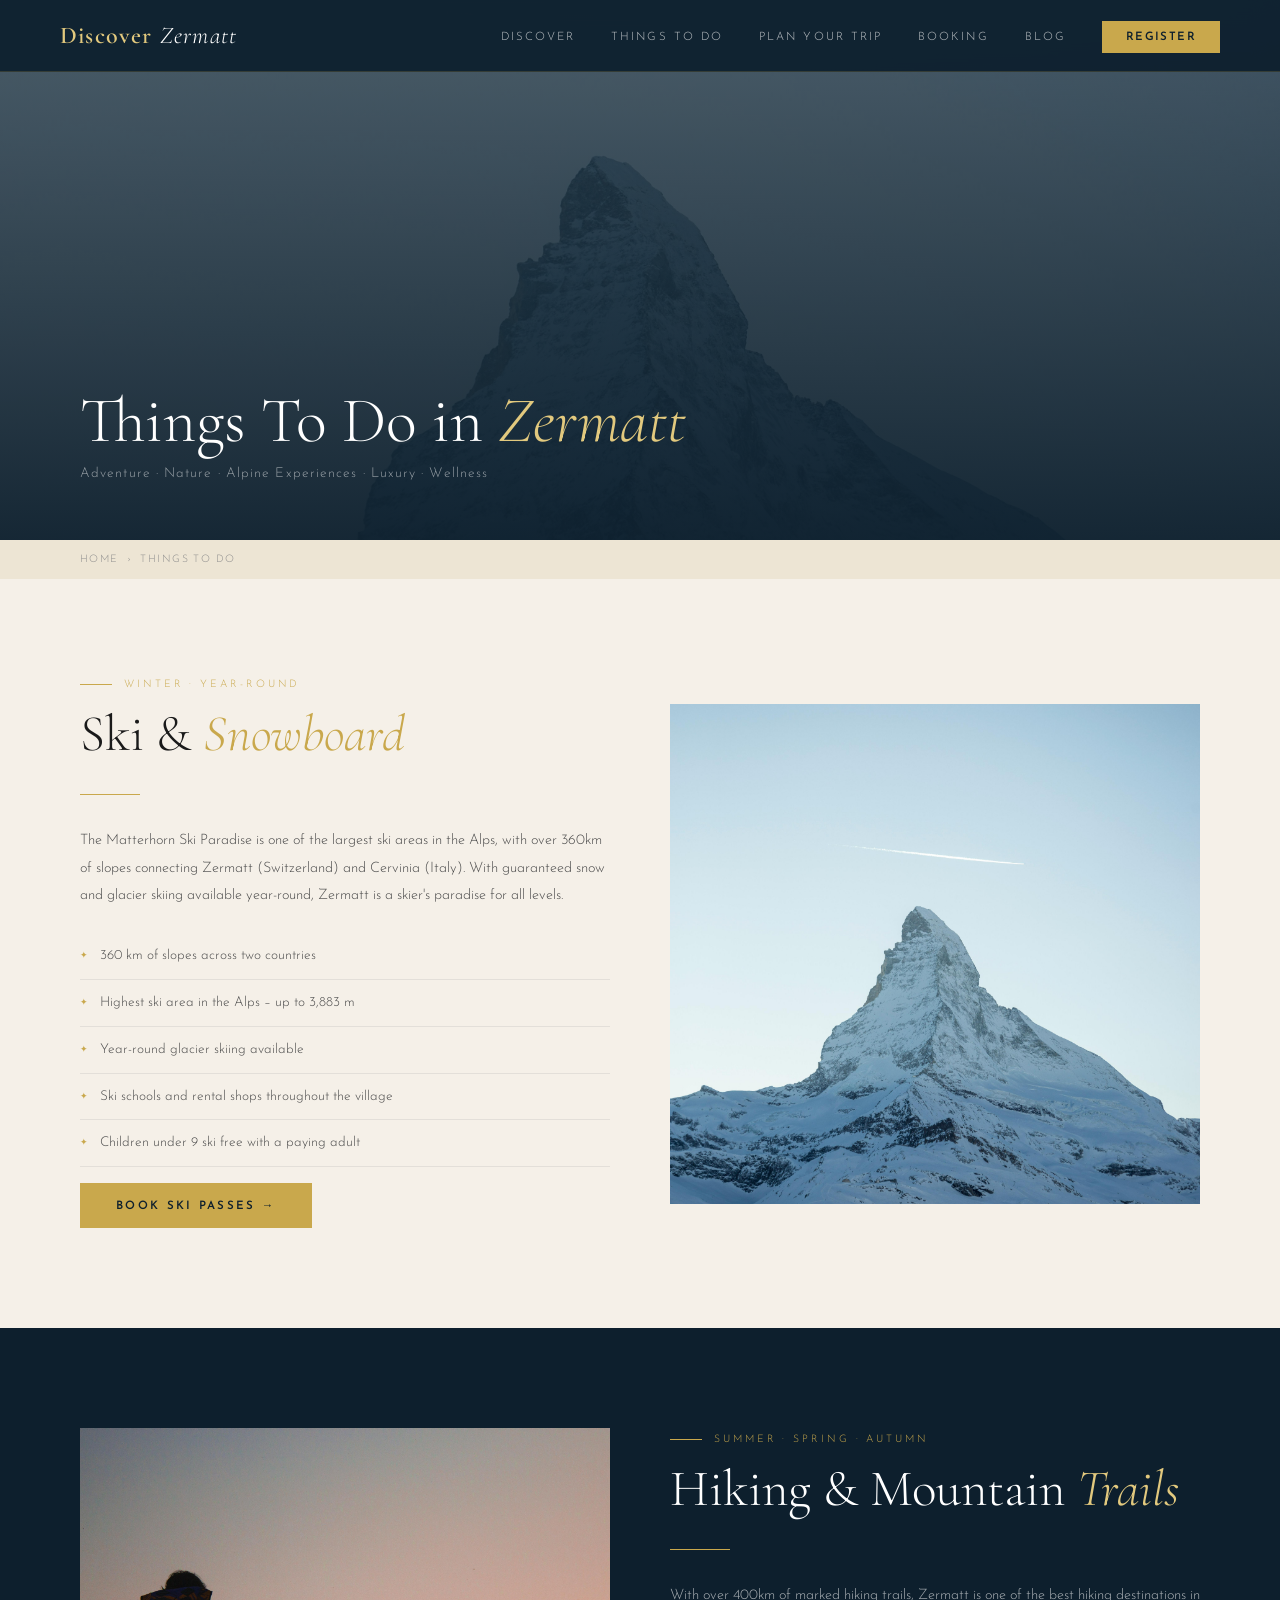
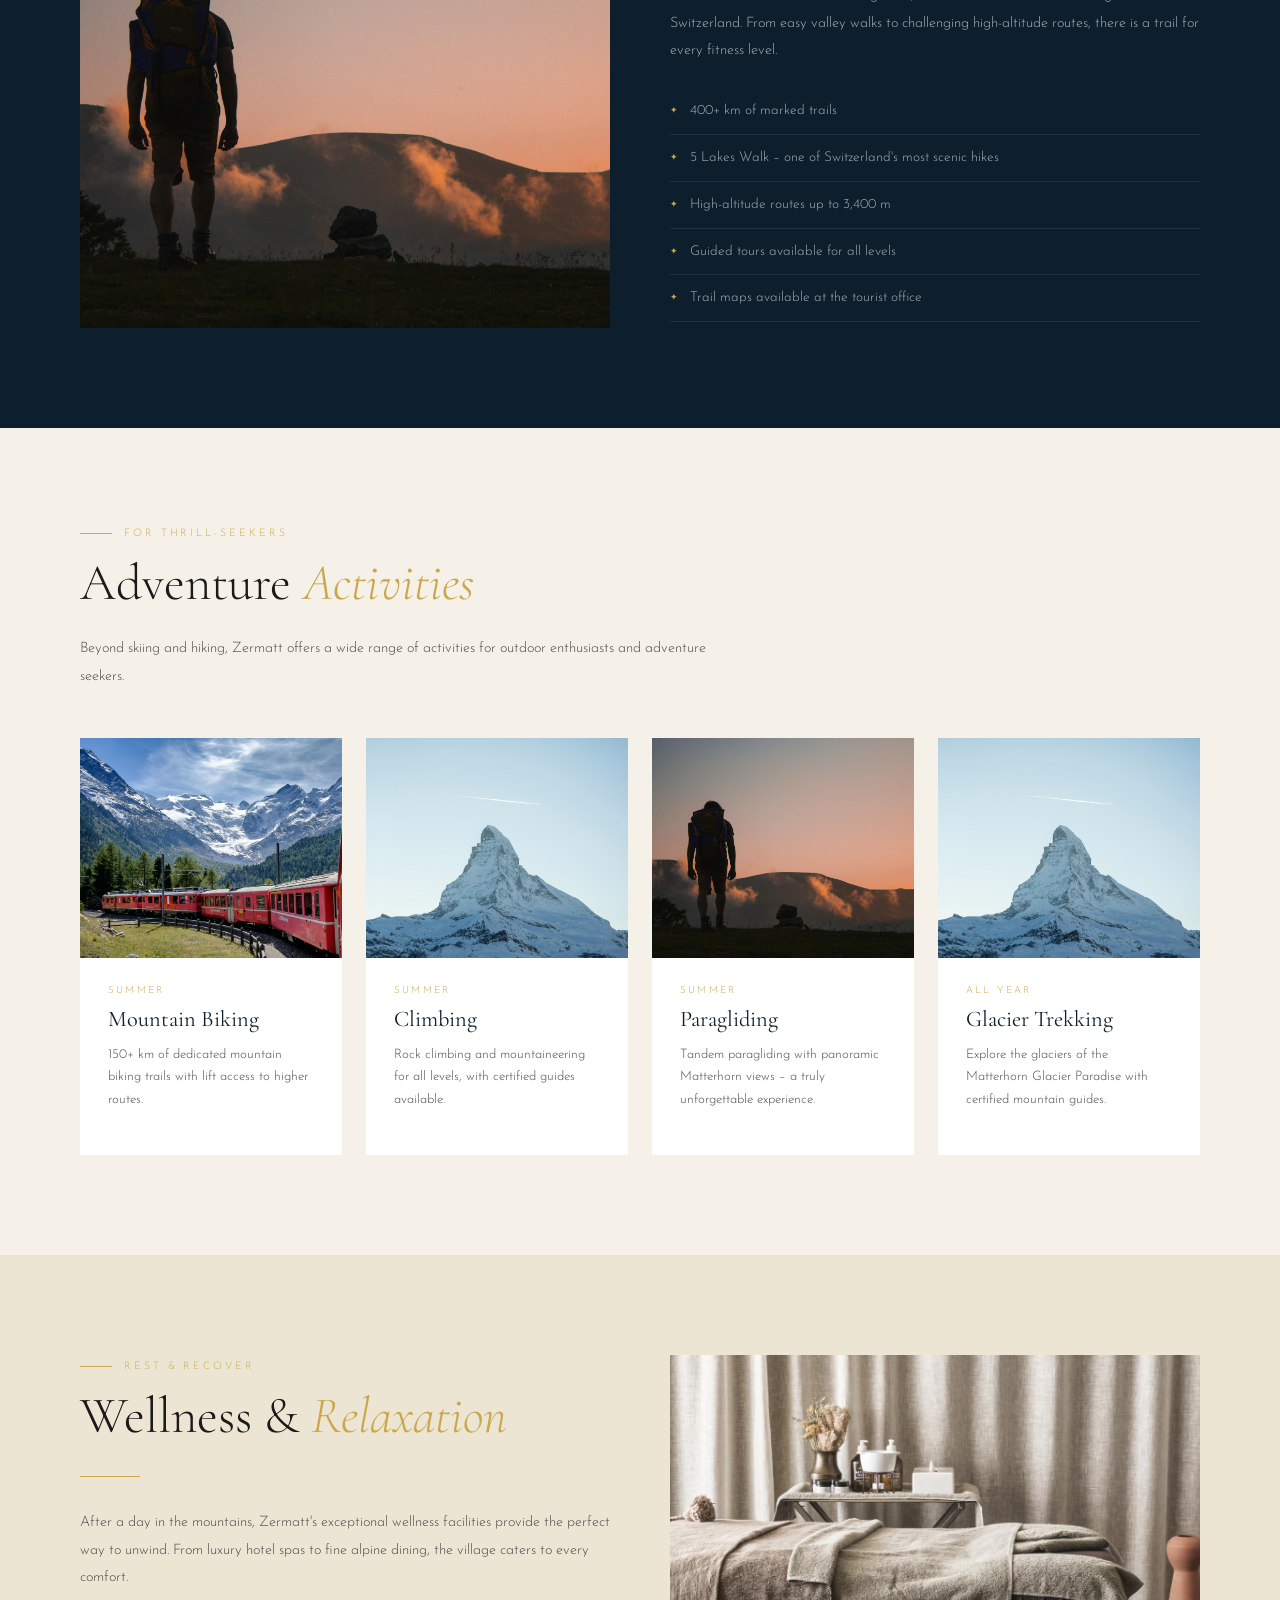
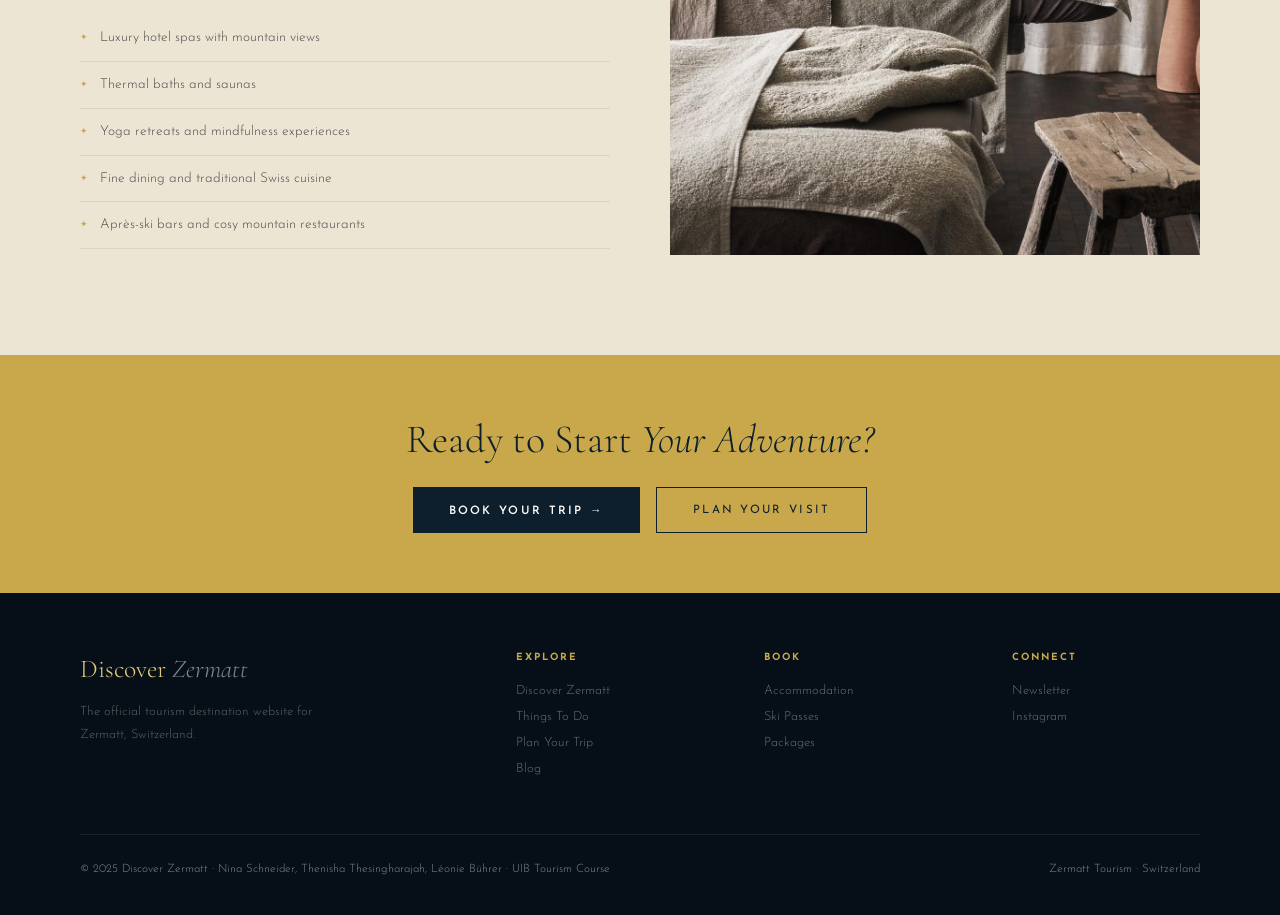
<file: things-to-do.html>
<!DOCTYPE html>
<html lang="en">
<head>
<meta charset="UTF-8">
<meta name="viewport" content="width=device-width, initial-scale=1.0">
<title>Things To Do in Zermatt – Skiing, Hiking & Adventure</title>
<meta name="description" content="Discover all the things to do in Zermatt – world-class skiing, hiking, mountain biking, paragliding, wellness and luxury experiences.">
<link rel="stylesheet" href="style.css">
</head>
<body>

<nav>
  <a href="index.html" class="nav-logo">Discover <span>Zermatt</span></a>
  <ul class="nav-links">
    <li><a href="discover.html">Discover</a></li>
    <li><a href="things-to-do.html">Things To Do</a></li>
    <li><a href="plan.html">Plan Your Trip</a></li>
    <li><a href="booking.html">Booking</a></li>
    <li><a href="blog.html">Blog</a></li>
    <li><a href="register.html" class="nav-cta">Register</a></li>
  </ul>
</nav>

<div class="page-hero">
  <div class="page-hero-bg" style="background-image:url('images/matterhorn-winter.jpeg');"></div>
  <div class="page-hero-overlay"></div>
  <div class="page-hero-content">
    <h1>Things To Do in <em>Zermatt</em></h1>
    <p>Adventure · Nature · Alpine Experiences · Luxury · Wellness</p>
  </div>
</div>

<div class="breadcrumb"><a href="index.html">Home</a><span>›</span>Things To Do</div>

<!-- SKI -->
<section class="section section-cream">
  <div class="grid-2">
    <div>
      <div class="section-label">Winter · Year-Round</div>
      <h2>Ski & <em>Snowboard</em></h2>
      <div class="gold-divider"></div>
      <p>The Matterhorn Ski Paradise is one of the largest ski areas in the Alps, with over 360km of slopes connecting Zermatt (Switzerland) and Cervinia (Italy). With guaranteed snow and glacier skiing available year-round, Zermatt is a skier's paradise for all levels.</p>
      <ul class="styled-list" style="margin-top:24px;">
        <li>360 km of slopes across two countries</li>
        <li>Highest ski area in the Alps – up to 3,883 m</li>
        <li>Year-round glacier skiing available</li>
        <li>Ski schools and rental shops throughout the village</li>
        <li>Children under 9 ski free with a paying adult</li>
      </ul>
      <br>
      <a href="booking.html" class="btn-primary">Book Ski Passes →</a>
    </div>
    <div class="img-frame">
      <img src="images/matterhorn-winter.jpeg" alt="Skiing Matterhorn Zermatt">
    </div>
  </div>
</section>

<!-- HIKING -->
<section class="section section-dark">
  <div class="grid-2">
    <div class="img-frame">
      <img src="images/hiker.jpeg" alt="Hiking Swiss Alps Zermatt">
    </div>
    <div>
      <div class="section-label">Summer · Spring · Autumn</div>
      <h2>Hiking & Mountain <em>Trails</em></h2>
      <div class="gold-divider"></div>
      <p>With over 400km of marked hiking trails, Zermatt is one of the best hiking destinations in Switzerland. From easy valley walks to challenging high-altitude routes, there is a trail for every fitness level.</p>
      <ul class="styled-list" style="margin-top:24px;">
        <li>400+ km of marked trails</li>
        <li>5 Lakes Walk – one of Switzerland's most scenic hikes</li>
        <li>High-altitude routes up to 3,400 m</li>
        <li>Guided tours available for all levels</li>
        <li>Trail maps available at the tourist office</li>
      </ul>
    </div>
  </div>
</section>

<!-- ADVENTURE -->
<section class="section section-cream">
  <div class="section-label">For Thrill-Seekers</div>
  <h2>Adventure <em>Activities</em></h2>
  <p style="margin-bottom:48px;">Beyond skiing and hiking, Zermatt offers a wide range of activities for outdoor enthusiasts and adventure seekers.</p>
  <div class="grid-4">
    <div class="card">
      <img class="card-img" src="images/train-alps.jpeg" alt="Mountain biking alps">
      <div class="card-body">
        <div class="card-label">Summer</div>
        <h3>Mountain Biking</h3>
        <p>150+ km of dedicated mountain biking trails with lift access to higher routes.</p>
      </div>
    </div>
    <div class="card">
      <img class="card-img" src="images/matterhorn-winter.jpeg" alt="Rock climbing Matterhorn">
      <div class="card-body">
        <div class="card-label">Summer</div>
        <h3>Climbing</h3>
        <p>Rock climbing and mountaineering for all levels, with certified guides available.</p>
      </div>
    </div>
    <div class="card">
      <img class="card-img" src="images/hiker.jpeg" alt="Paragliding Alps">
      <div class="card-body">
        <div class="card-label">Summer</div>
        <h3>Paragliding</h3>
        <p>Tandem paragliding with panoramic Matterhorn views – a truly unforgettable experience.</p>
      </div>
    </div>
    <div class="card">
      <img class="card-img" src="images/matterhorn-winter.jpeg" alt="Glacier trekking Zermatt">
      <div class="card-body">
        <div class="card-label">All Year</div>
        <h3>Glacier Trekking</h3>
        <p>Explore the glaciers of the Matterhorn Glacier Paradise with certified mountain guides.</p>
      </div>
    </div>
  </div>
</section>

<!-- WELLNESS -->
<section class="section section-cream-dark">
  <div class="grid-2">
    <div>
      <div class="section-label">Rest & Recover</div>
      <h2>Wellness & <em>Relaxation</em></h2>
      <div class="gold-divider"></div>
      <p>After a day in the mountains, Zermatt's exceptional wellness facilities provide the perfect way to unwind. From luxury hotel spas to fine alpine dining, the village caters to every comfort.</p>
      <ul class="styled-list" style="margin-top:24px;">
        <li>Luxury hotel spas with mountain views</li>
        <li>Thermal baths and saunas</li>
        <li>Yoga retreats and mindfulness experiences</li>
        <li>Fine dining and traditional Swiss cuisine</li>
        <li>Après-ski bars and cosy mountain restaurants</li>
      </ul>
    </div>
    <div class="img-frame">
      <img src="images/spa.jpeg" alt="Luxury alpine wellness spa">
    </div>
  </div>
</section>

<section style="background:var(--gold);padding:60px 80px;text-align:center;">
  <h2 style="font-family:'Cormorant Garamond',serif;font-size:2.5rem;color:var(--navy);font-weight:300;margin-bottom:24px;">Ready to Start <em style="font-style:italic;">Your Adventure?</em></h2>
  <div style="display:flex;gap:16px;justify-content:center;flex-wrap:wrap;">
    <a href="booking.html" class="btn-primary" style="background:var(--navy);color:var(--white);">Book Your Trip →</a>
    <a href="plan.html" class="btn-secondary" style="border-color:var(--navy);color:var(--navy);">Plan Your Visit</a>
  </div>
</section>

<footer>
  <div class="footer-grid">
    <div><div class="footer-brand">Discover <span>Zermatt</span></div><p class="footer-desc">The official tourism destination website for Zermatt, Switzerland.</p></div>
    <div class="footer-col"><h4>Explore</h4><ul><li><a href="discover.html">Discover Zermatt</a></li><li><a href="things-to-do.html">Things To Do</a></li><li><a href="plan.html">Plan Your Trip</a></li><li><a href="blog.html">Blog</a></li></ul></div>
    <div class="footer-col"><h4>Book</h4><ul><li><a href="booking.html">Accommodation</a></li><li><a href="booking.html">Ski Passes</a></li><li><a href="booking.html">Packages</a></li></ul></div>
    <div class="footer-col"><h4>Connect</h4><ul><li><a href="register.html">Newsletter</a></li><li><a href="#">Instagram</a></li></ul></div>
  </div>
  <div class="footer-bottom">
    <span>© 2025 Discover Zermatt · Nina Schneider, Thenisha Thesingharajah, Léonie Bührer · UIB Tourism Course</span>
    <span>Zermatt Tourism · Switzerland</span>
  </div>
</footer>
</body>
</html>
</file>
<file: style.css>
@import url('https://fonts.googleapis.com/css2?family=Cormorant+Garamond:ital,wght@0,300;0,400;0,600;1,300;1,400&family=Josefin+Sans:wght@200;300;400;600&display=swap');

:root {
  --navy: #0d1f2d;
  --navy-mid: #1a3348;
  --navy-light: #254a66;
  --gold: #c9a84c;
  --gold-light: #e2c97e;
  --cream: #f5f0e8;
  --cream-dark: #ede5d4;
  --white: #ffffff;
  --text-dark: #1a1a1a;
  --text-mid: #4a4a4a;
  --text-light: #8a8a8a;
}

* { margin: 0; padding: 0; box-sizing: border-box; }

html { scroll-behavior: smooth; }

body {
  font-family: 'Josefin Sans', sans-serif;
  font-weight: 300;
  background: var(--cream);
  color: var(--text-dark);
  overflow-x: hidden;
}

/* NAV */
nav {
  position: fixed;
  top: 0; left: 0; right: 0;
  z-index: 1000;
  padding: 0 60px;
  height: 72px;
  display: flex;
  align-items: center;
  justify-content: space-between;
  background: rgba(13, 31, 45, 0.92);
  backdrop-filter: blur(12px);
  border-bottom: 1px solid rgba(201, 168, 76, 0.2);
}

.nav-logo {
  font-family: 'Cormorant Garamond', serif;
  font-size: 1.5rem;
  font-weight: 600;
  color: var(--gold-light);
  text-decoration: none;
  letter-spacing: 0.05em;
}

.nav-logo span {
  color: var(--white);
  font-weight: 300;
  font-style: italic;
}

.nav-links {
  display: flex;
  gap: 36px;
  list-style: none;
}

.nav-links a {
  color: rgba(255,255,255,0.75);
  text-decoration: none;
  font-size: 0.72rem;
  letter-spacing: 0.18em;
  text-transform: uppercase;
  transition: color 0.3s;
}

.nav-links a:hover { color: var(--gold-light); }

.nav-cta {
  background: var(--gold);
  color: var(--navy) !important;
  padding: 10px 24px;
  font-weight: 600 !important;
  letter-spacing: 0.12em !important;
  transition: background 0.3s !important;
}

.nav-cta:hover { background: var(--gold-light) !important; color: var(--navy) !important; }

/* HERO */
.hero {
  height: 100vh;
  min-height: 700px;
  position: relative;
  display: flex;
  align-items: center;
  overflow: hidden;
  background: var(--navy);
}

.hero-bg {
  position: absolute;
  inset: 0;
  background: url('https://images.unsplash.com/photo-1531210483974-4f8205d03263?w=1800&q=80') center/cover;
  opacity: 0.45;
  transform: scale(1.05);
  animation: slowZoom 20s ease-in-out infinite alternate;
}

@keyframes slowZoom {
  from { transform: scale(1.0); }
  to { transform: scale(1.08); }
}

.hero-overlay {
  position: absolute;
  inset: 0;
  background: linear-gradient(135deg, rgba(13,31,45,0.85) 0%, rgba(13,31,45,0.3) 60%, transparent 100%);
}

.hero-content {
  position: relative;
  z-index: 2;
  padding: 0 80px;
  max-width: 750px;
  animation: fadeUp 1.2s ease both;
}

@keyframes fadeUp {
  from { opacity: 0; transform: translateY(40px); }
  to { opacity: 1; transform: translateY(0); }
}

.hero-label {
  font-size: 0.7rem;
  letter-spacing: 0.28em;
  text-transform: uppercase;
  color: var(--gold);
  margin-bottom: 20px;
  display: flex;
  align-items: center;
  gap: 12px;
}

.hero-label::before {
  content: '';
  display: block;
  width: 40px;
  height: 1px;
  background: var(--gold);
}

.hero h1 {
  font-family: 'Cormorant Garamond', serif;
  font-size: clamp(3.5rem, 7vw, 6rem);
  font-weight: 300;
  color: var(--white);
  line-height: 1.0;
  margin-bottom: 8px;
}

.hero h1 em {
  font-style: italic;
  color: var(--gold-light);
}

.hero-sub {
  font-family: 'Cormorant Garamond', serif;
  font-size: 1.3rem;
  color: rgba(255,255,255,0.6);
  font-style: italic;
  margin-bottom: 36px;
  letter-spacing: 0.06em;
}

.hero-tags {
  display: flex;
  gap: 16px;
  margin-bottom: 48px;
  flex-wrap: wrap;
}

.hero-tag {
  font-size: 0.65rem;
  letter-spacing: 0.2em;
  text-transform: uppercase;
  color: rgba(255,255,255,0.55);
  border: 1px solid rgba(255,255,255,0.2);
  padding: 7px 16px;
}

.btn-primary {
  display: inline-flex;
  align-items: center;
  gap: 12px;
  background: var(--gold);
  color: var(--navy);
  padding: 16px 36px;
  font-family: 'Josefin Sans', sans-serif;
  font-size: 0.72rem;
  font-weight: 600;
  letter-spacing: 0.2em;
  text-transform: uppercase;
  text-decoration: none;
  transition: all 0.3s;
}

.btn-primary:hover {
  background: var(--gold-light);
  transform: translateX(4px);
}

.btn-secondary {
  display: inline-flex;
  align-items: center;
  gap: 12px;
  background: transparent;
  color: var(--white);
  padding: 16px 36px;
  font-family: 'Josefin Sans', sans-serif;
  font-size: 0.72rem;
  font-weight: 400;
  letter-spacing: 0.2em;
  text-transform: uppercase;
  text-decoration: none;
  border: 1px solid rgba(255,255,255,0.4);
  transition: all 0.3s;
}

.btn-secondary:hover {
  border-color: var(--gold);
  color: var(--gold-light);
}

.hero-scroll {
  position: absolute;
  bottom: 40px;
  left: 80px;
  display: flex;
  align-items: center;
  gap: 16px;
  color: rgba(255,255,255,0.4);
  font-size: 0.62rem;
  letter-spacing: 0.24em;
  text-transform: uppercase;
  z-index: 2;
}

.scroll-line {
  width: 1px;
  height: 40px;
  background: rgba(255,255,255,0.3);
  animation: scrollAnim 2s ease-in-out infinite;
}

@keyframes scrollAnim {
  0%, 100% { transform: scaleY(1); opacity: 0.3; }
  50% { transform: scaleY(0.6); opacity: 0.8; }
}

/* SECTIONS */
.section {
  padding: 100px 80px;
}

.section-sm {
  padding: 60px 80px;
}

.section-dark {
  background: var(--navy);
  color: var(--white);
}

.section-mid {
  background: var(--navy-mid);
  color: var(--white);
}

.section-cream {
  background: var(--cream);
}

.section-cream-dark {
  background: var(--cream-dark);
}

.section-label {
  font-size: 0.65rem;
  letter-spacing: 0.28em;
  text-transform: uppercase;
  color: var(--gold);
  margin-bottom: 16px;
  display: flex;
  align-items: center;
  gap: 12px;
}

.section-label::before {
  content: '';
  display: block;
  width: 32px;
  height: 1px;
  background: var(--gold);
}

.section h2 {
  font-family: 'Cormorant Garamond', serif;
  font-size: clamp(2.2rem, 4vw, 3.5rem);
  font-weight: 300;
  line-height: 1.1;
  margin-bottom: 24px;
}

.section h2 em {
  font-style: italic;
  color: var(--gold);
}

.section-dark h2 em { color: var(--gold-light); }

.section p {
  font-size: 0.9rem;
  line-height: 1.9;
  color: var(--text-mid);
  max-width: 660px;
  margin-bottom: 16px;
}

.section-dark p, .section-mid p { color: rgba(255,255,255,0.65); }

/* GRID LAYOUTS */
.grid-2 {
  display: grid;
  grid-template-columns: 1fr 1fr;
  gap: 60px;
  align-items: center;
}

.grid-3 {
  display: grid;
  grid-template-columns: repeat(3, 1fr);
  gap: 32px;
}

.grid-4 {
  display: grid;
  grid-template-columns: repeat(4, 1fr);
  gap: 24px;
}

/* CARDS */
.card {
  background: var(--white);
  overflow: hidden;
  transition: transform 0.3s, box-shadow 0.3s;
}

.card:hover {
  transform: translateY(-6px);
  box-shadow: 0 20px 60px rgba(13,31,45,0.12);
}

.card-img {
  width: 100%;
  height: 220px;
  object-fit: cover;
  display: block;
}

.card-body {
  padding: 28px;
}

.card-label {
  font-size: 0.62rem;
  letter-spacing: 0.22em;
  text-transform: uppercase;
  color: var(--gold);
  margin-bottom: 10px;
}

.card h3 {
  font-family: 'Cormorant Garamond', serif;
  font-size: 1.4rem;
  font-weight: 400;
  margin-bottom: 12px;
  color: var(--navy);
}

.card p {
  font-size: 0.82rem;
  line-height: 1.7;
  color: var(--text-mid);
  max-width: none;
}

.card-dark {
  background: var(--navy-mid);
}

.card-dark h3 { color: var(--white); }
.card-dark p { color: rgba(255,255,255,0.6); }

/* IMAGE with GOLD FRAME effect */
.img-frame {
  position: relative;
}

.img-frame img {
  width: 100%;
  height: 500px;
  object-fit: cover;
  display: block;
}

.img-frame::before {
  content: '';
  position: absolute;
  top: -16px;
  left: -16px;
  right: 16px;
  bottom: 16px;
  border: 1px solid var(--gold);
  z-index: -1;
  opacity: 0.4;
}

/* DIVIDER */
.gold-divider {
  width: 60px;
  height: 1px;
  background: var(--gold);
  margin: 32px 0;
}

/* BOOKING BOXES */
.booking-box {
  background: var(--white);
  border-left: 3px solid var(--gold);
  padding: 32px;
  margin-bottom: 24px;
}

.booking-box h3 {
  font-family: 'Cormorant Garamond', serif;
  font-size: 1.4rem;
  color: var(--navy);
  margin-bottom: 12px;
}

.booking-box p {
  font-size: 0.85rem;
  color: var(--text-mid);
  line-height: 1.7;
  margin-bottom: 16px;
}

.btn-book {
  display: inline-flex;
  align-items: center;
  gap: 8px;
  background: var(--navy);
  color: var(--white);
  padding: 12px 28px;
  font-size: 0.68rem;
  letter-spacing: 0.18em;
  text-transform: uppercase;
  text-decoration: none;
  transition: background 0.3s;
}

.btn-book:hover { background: var(--gold); color: var(--navy); }

/* PACKAGE CARDS */
.package-card {
  background: var(--navy-mid);
  color: var(--white);
  padding: 40px 32px;
  position: relative;
  overflow: hidden;
  transition: transform 0.3s;
}

.package-card:hover { transform: translateY(-6px); }

.package-card::before {
  content: '';
  position: absolute;
  top: 0; left: 0; right: 0;
  height: 3px;
  background: var(--gold);
}

.package-card.featured::before {
  background: linear-gradient(90deg, var(--gold), var(--gold-light));
}

.package-name {
  font-size: 0.62rem;
  letter-spacing: 0.24em;
  text-transform: uppercase;
  color: var(--gold);
  margin-bottom: 16px;
}

.package-card h3 {
  font-family: 'Cormorant Garamond', serif;
  font-size: 1.5rem;
  color: var(--white);
  margin-bottom: 20px;
}

.package-price {
  font-family: 'Cormorant Garamond', serif;
  font-size: 2.2rem;
  color: var(--gold-light);
  margin-bottom: 24px;
}

.package-price span {
  font-family: 'Josefin Sans', sans-serif;
  font-size: 0.75rem;
  color: rgba(255,255,255,0.5);
  letter-spacing: 0.1em;
}

.package-features {
  list-style: none;
  margin-bottom: 32px;
}

.package-features li {
  font-size: 0.8rem;
  color: rgba(255,255,255,0.65);
  padding: 8px 0;
  border-bottom: 1px solid rgba(255,255,255,0.08);
  display: flex;
  align-items: center;
  gap: 10px;
}

.package-features li::before {
  content: '✦';
  color: var(--gold);
  font-size: 0.55rem;
}

/* FORM */
.form-group {
  margin-bottom: 24px;
}

.form-group label {
  display: block;
  font-size: 0.65rem;
  letter-spacing: 0.2em;
  text-transform: uppercase;
  color: var(--text-mid);
  margin-bottom: 8px;
}

.form-group input,
.form-group select,
.form-group textarea {
  width: 100%;
  padding: 14px 18px;
  background: var(--white);
  border: 1px solid rgba(13,31,45,0.15);
  font-family: 'Josefin Sans', sans-serif;
  font-size: 0.85rem;
  color: var(--text-dark);
  outline: none;
  transition: border-color 0.3s;
}

.form-group input:focus,
.form-group select:focus,
.form-group textarea:focus {
  border-color: var(--gold);
}

.form-grid-2 {
  display: grid;
  grid-template-columns: 1fr 1fr;
  gap: 20px;
}

.checkbox-group {
  display: flex;
  flex-wrap: wrap;
  gap: 10px;
}

.checkbox-item {
  display: flex;
  align-items: center;
  gap: 8px;
  font-size: 0.78rem;
  cursor: pointer;
}

.checkbox-item input { width: auto; }

.btn-submit {
  background: var(--gold);
  color: var(--navy);
  padding: 18px 48px;
  font-family: 'Josefin Sans', sans-serif;
  font-size: 0.72rem;
  font-weight: 600;
  letter-spacing: 0.2em;
  text-transform: uppercase;
  border: none;
  cursor: pointer;
  transition: all 0.3s;
  width: 100%;
}

.btn-submit:hover { background: var(--gold-light); }

/* BLOG */
.blog-card {
  background: var(--white);
  overflow: hidden;
  transition: transform 0.3s;
}

.blog-card:hover { transform: translateY(-4px); }

.blog-card img {
  width: 100%;
  height: 240px;
  object-fit: cover;
}

.blog-body {
  padding: 28px;
}

.blog-meta {
  display: flex;
  gap: 16px;
  margin-bottom: 12px;
}

.blog-cat {
  font-size: 0.6rem;
  letter-spacing: 0.2em;
  text-transform: uppercase;
  color: var(--gold);
}

.blog-date {
  font-size: 0.6rem;
  letter-spacing: 0.1em;
  color: var(--text-light);
}

.blog-card h3 {
  font-family: 'Cormorant Garamond', serif;
  font-size: 1.3rem;
  font-weight: 400;
  color: var(--navy);
  margin-bottom: 12px;
  line-height: 1.3;
}

.blog-card p {
  font-size: 0.8rem;
  color: var(--text-mid);
  line-height: 1.7;
  margin-bottom: 20px;
}

.read-more {
  font-size: 0.65rem;
  letter-spacing: 0.2em;
  text-transform: uppercase;
  color: var(--navy);
  text-decoration: none;
  display: flex;
  align-items: center;
  gap: 8px;
  transition: color 0.3s;
}

.read-more:hover { color: var(--gold); }
.read-more::after { content: '→'; }

/* PRICE TABLE */
.price-table {
  width: 100%;
  border-collapse: collapse;
  font-size: 0.85rem;
}

.price-table th {
  background: var(--navy);
  color: var(--gold-light);
  padding: 14px 20px;
  text-align: left;
  font-size: 0.65rem;
  letter-spacing: 0.18em;
  text-transform: uppercase;
  font-weight: 400;
}

.price-table td {
  padding: 14px 20px;
  border-bottom: 1px solid rgba(13,31,45,0.08);
  color: var(--text-mid);
}

.price-table tr:nth-child(even) td { background: rgba(13,31,45,0.02); }

.price-highlight {
  color: var(--navy);
  font-weight: 600;
}

/* STATS BAR */
.stats-bar {
  display: grid;
  grid-template-columns: repeat(4, 1fr);
  background: var(--gold);
}

.stat {
  padding: 40px 32px;
  text-align: center;
  border-right: 1px solid rgba(13,31,45,0.1);
}

.stat:last-child { border-right: none; }

.stat-number {
  font-family: 'Cormorant Garamond', serif;
  font-size: 3rem;
  font-weight: 600;
  color: var(--navy);
  line-height: 1;
  margin-bottom: 8px;
}

.stat-label {
  font-size: 0.65rem;
  letter-spacing: 0.18em;
  text-transform: uppercase;
  color: rgba(13,31,45,0.6);
}

/* FOOTER */
footer {
  background: #060f17;
  color: rgba(255,255,255,0.5);
  padding: 60px 80px 40px;
}

.footer-grid {
  display: grid;
  grid-template-columns: 2fr 1fr 1fr 1fr;
  gap: 60px;
  margin-bottom: 48px;
}

.footer-brand {
  font-family: 'Cormorant Garamond', serif;
  font-size: 1.6rem;
  color: var(--gold-light);
  margin-bottom: 16px;
}

.footer-brand span { color: rgba(255,255,255,0.5); font-style: italic; font-weight: 300; }

.footer-desc {
  font-size: 0.8rem;
  line-height: 1.8;
  color: rgba(255,255,255,0.35);
  max-width: 280px;
}

.footer-col h4 {
  font-size: 0.62rem;
  letter-spacing: 0.2em;
  text-transform: uppercase;
  color: var(--gold);
  margin-bottom: 20px;
}

.footer-col ul { list-style: none; }

.footer-col ul li {
  margin-bottom: 10px;
}

.footer-col ul a {
  color: rgba(255,255,255,0.4);
  text-decoration: none;
  font-size: 0.8rem;
  transition: color 0.3s;
}

.footer-col ul a:hover { color: var(--gold-light); }

.footer-bottom {
  border-top: 1px solid rgba(255,255,255,0.08);
  padding-top: 28px;
  display: flex;
  justify-content: space-between;
  align-items: center;
  font-size: 0.72rem;
}

/* PAGE HERO (smaller) */
.page-hero {
  height: 60vh;
  min-height: 400px;
  position: relative;
  display: flex;
  align-items: flex-end;
  padding-bottom: 60px;
  overflow: hidden;
  background: var(--navy);
}

.page-hero-bg {
  position: absolute;
  inset: 0;
  background-size: cover;
  background-position: center;
  opacity: 0.4;
}

.page-hero-overlay {
  position: absolute;
  inset: 0;
  background: linear-gradient(to top, rgba(13,31,45,0.9) 0%, rgba(13,31,45,0.2) 100%);
}

.page-hero-content {
  position: relative;
  z-index: 2;
  padding: 0 80px;
  animation: fadeUp 0.8s ease both;
}

.page-hero-content h1 {
  font-family: 'Cormorant Garamond', serif;
  font-size: clamp(2.5rem, 5vw, 4.5rem);
  font-weight: 300;
  color: var(--white);
  margin-bottom: 8px;
}

.page-hero-content h1 em {
  font-style: italic;
  color: var(--gold-light);
}

.page-hero-content p {
  font-size: 0.85rem;
  color: rgba(255,255,255,0.55);
  letter-spacing: 0.08em;
  max-width: none;
}

/* BREADCRUMB */
.breadcrumb {
  background: var(--cream-dark);
  padding: 14px 80px;
  font-size: 0.65rem;
  letter-spacing: 0.14em;
  text-transform: uppercase;
  color: var(--text-light);
}

.breadcrumb a {
  color: var(--text-light);
  text-decoration: none;
}

.breadcrumb a:hover { color: var(--gold); }

.breadcrumb span { margin: 0 8px; }

/* HIGHLIGHT BOX */
.highlight-box {
  background: var(--navy);
  color: var(--white);
  padding: 48px;
  position: relative;
}

.highlight-box::before {
  content: '';
  position: absolute;
  top: 0; left: 0;
  width: 4px;
  height: 100%;
  background: var(--gold);
}

.highlight-box h3 {
  font-family: 'Cormorant Garamond', serif;
  font-size: 1.6rem;
  margin-bottom: 16px;
  color: var(--gold-light);
}

.highlight-box p {
  color: rgba(255,255,255,0.65);
  font-size: 0.85rem;
  line-height: 1.8;
}

/* ACTIVITY BADGE */
.activity-badge {
  display: inline-flex;
  align-items: center;
  gap: 8px;
  background: var(--gold);
  color: var(--navy);
  padding: 6px 16px;
  font-size: 0.62rem;
  font-weight: 600;
  letter-spacing: 0.18em;
  text-transform: uppercase;
  margin-bottom: 24px;
}

/* LIST STYLED */
.styled-list {
  list-style: none;
  padding: 0;
}

.styled-list li {
  padding: 12px 0;
  border-bottom: 1px solid rgba(13,31,45,0.08);
  font-size: 0.85rem;
  color: var(--text-mid);
  display: flex;
  align-items: flex-start;
  gap: 12px;
  line-height: 1.6;
}

.styled-list li::before {
  content: '✦';
  color: var(--gold);
  font-size: 0.55rem;
  margin-top: 4px;
  flex-shrink: 0;
}

.section-dark .styled-list li {
  border-bottom-color: rgba(255,255,255,0.08);
  color: rgba(255,255,255,0.65);
}

/* RESPONSIVE */
@media (max-width: 1024px) {
  nav { padding: 0 32px; }
  .hero-content { padding: 0 40px; }
  .section { padding: 80px 40px; }
  .section-sm { padding: 48px 40px; }
  .page-hero-content { padding: 0 40px; }
  .breadcrumb { padding: 14px 40px; }
  .grid-2 { grid-template-columns: 1fr; gap: 40px; }
  .grid-3 { grid-template-columns: 1fr 1fr; }
  .grid-4 { grid-template-columns: 1fr 1fr; }
  .stats-bar { grid-template-columns: repeat(2, 1fr); }
  .footer-grid { grid-template-columns: 1fr 1fr; gap: 40px; }
  .nav-links { display: none; }
}

@media (max-width: 640px) {
  .hero-content { padding: 0 24px; }
  .section { padding: 60px 24px; }
  .grid-3 { grid-template-columns: 1fr; }
  .grid-4 { grid-template-columns: 1fr; }
  .form-grid-2 { grid-template-columns: 1fr; }
  .stats-bar { grid-template-columns: 1fr 1fr; }
  .footer-grid { grid-template-columns: 1fr; }
  .footer-bottom { flex-direction: column; gap: 12px; text-align: center; }
}
</file>
